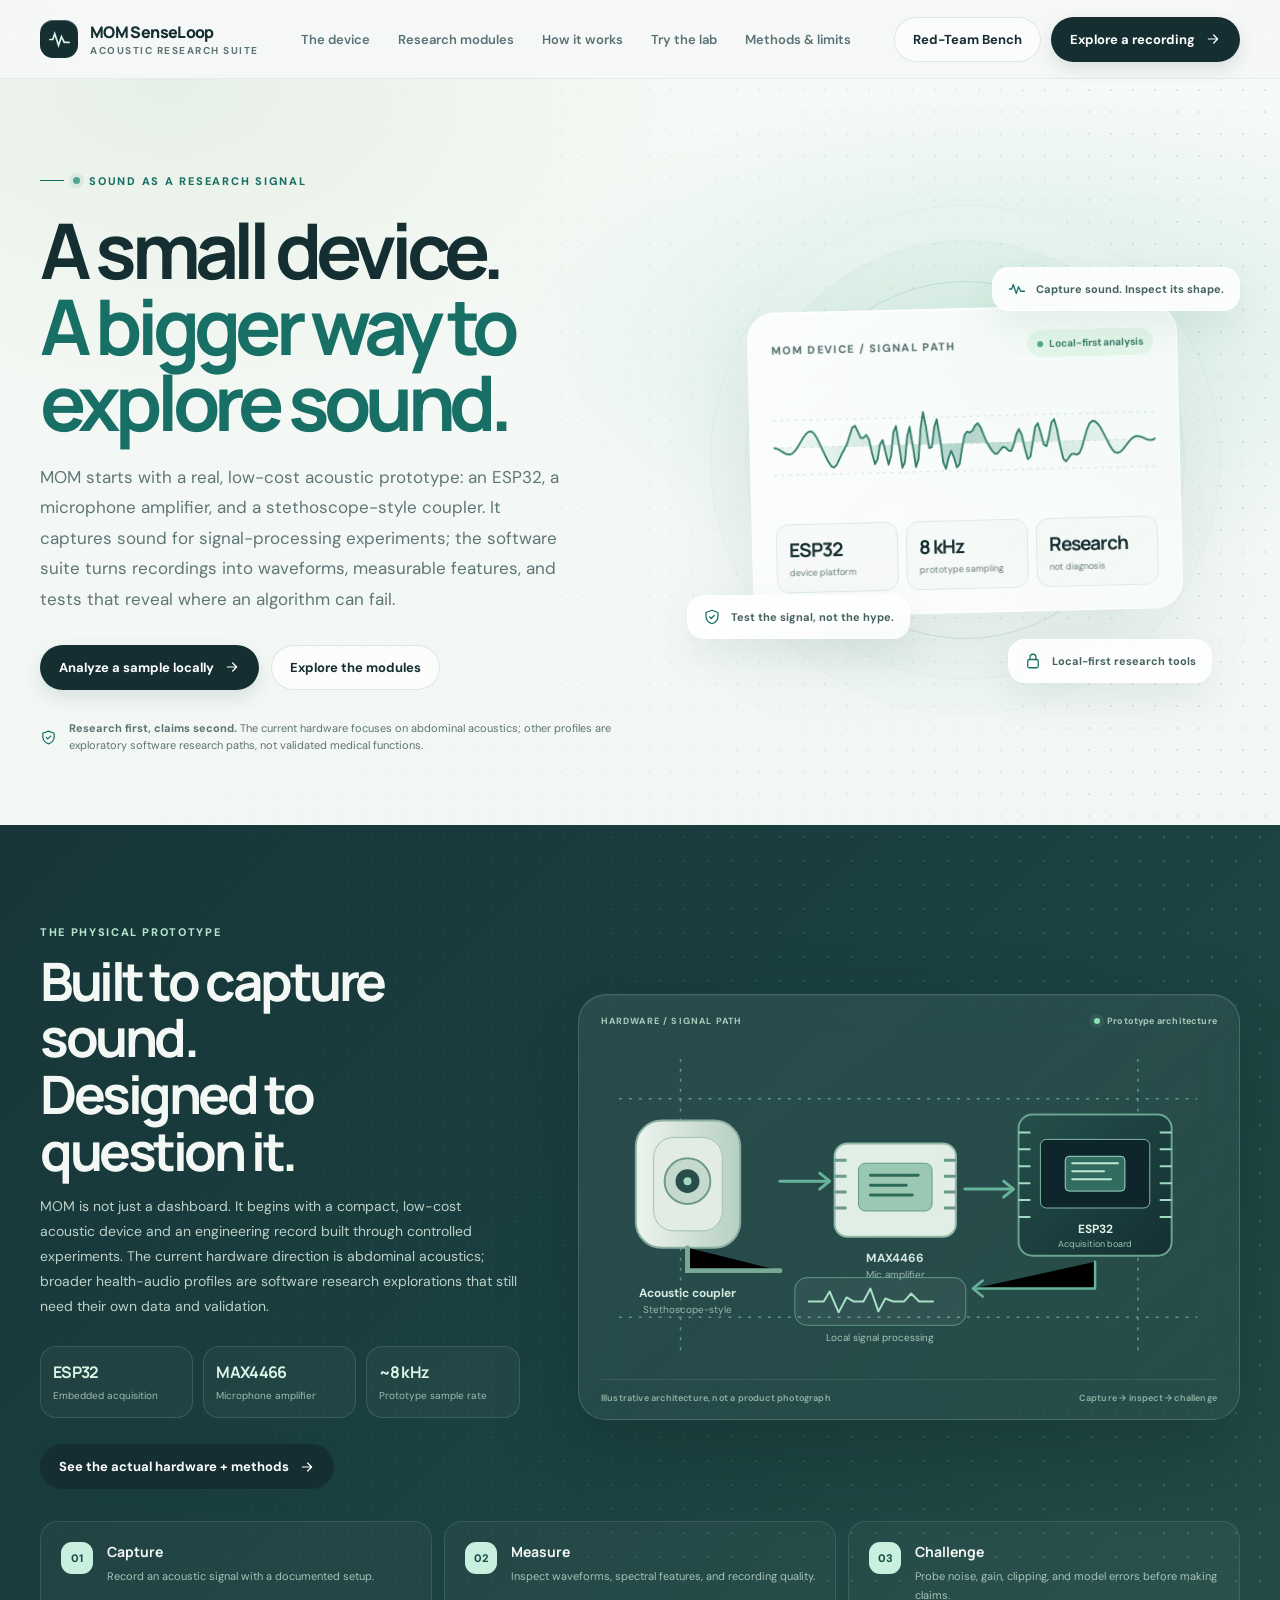
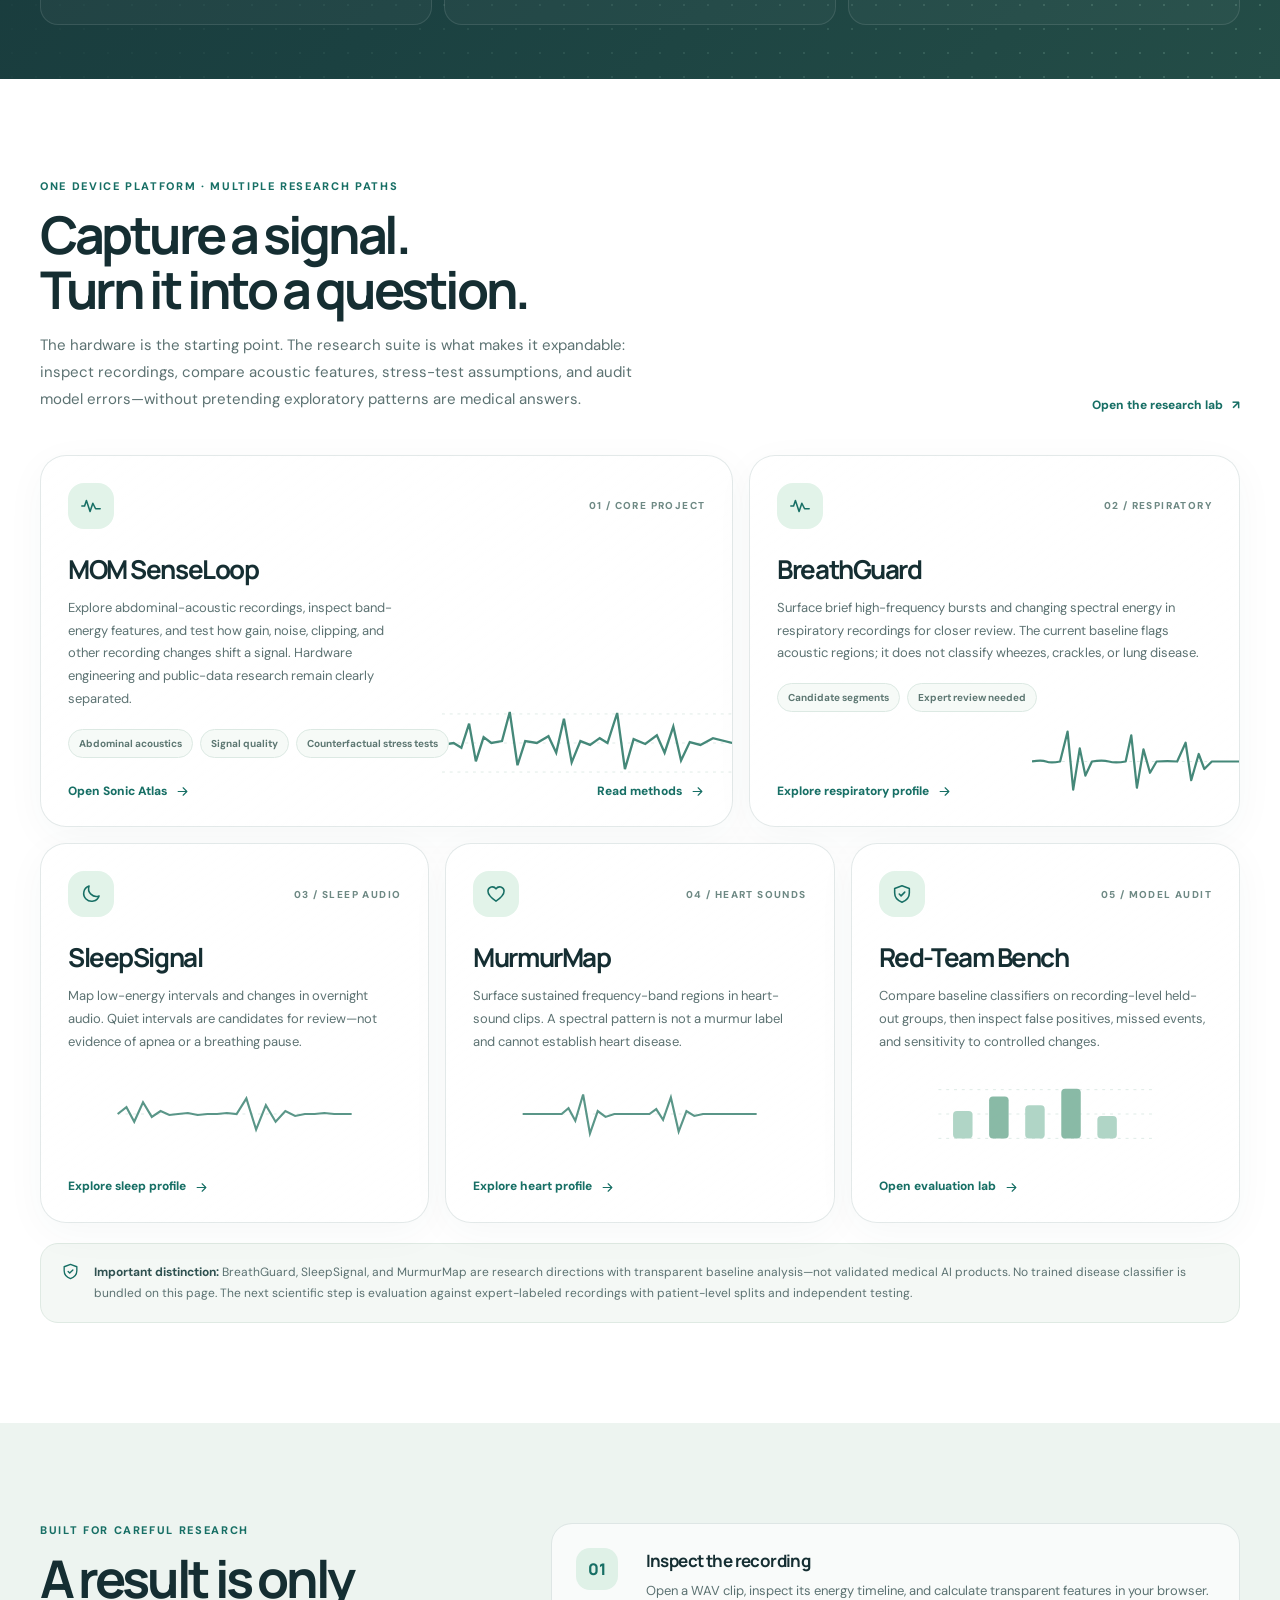
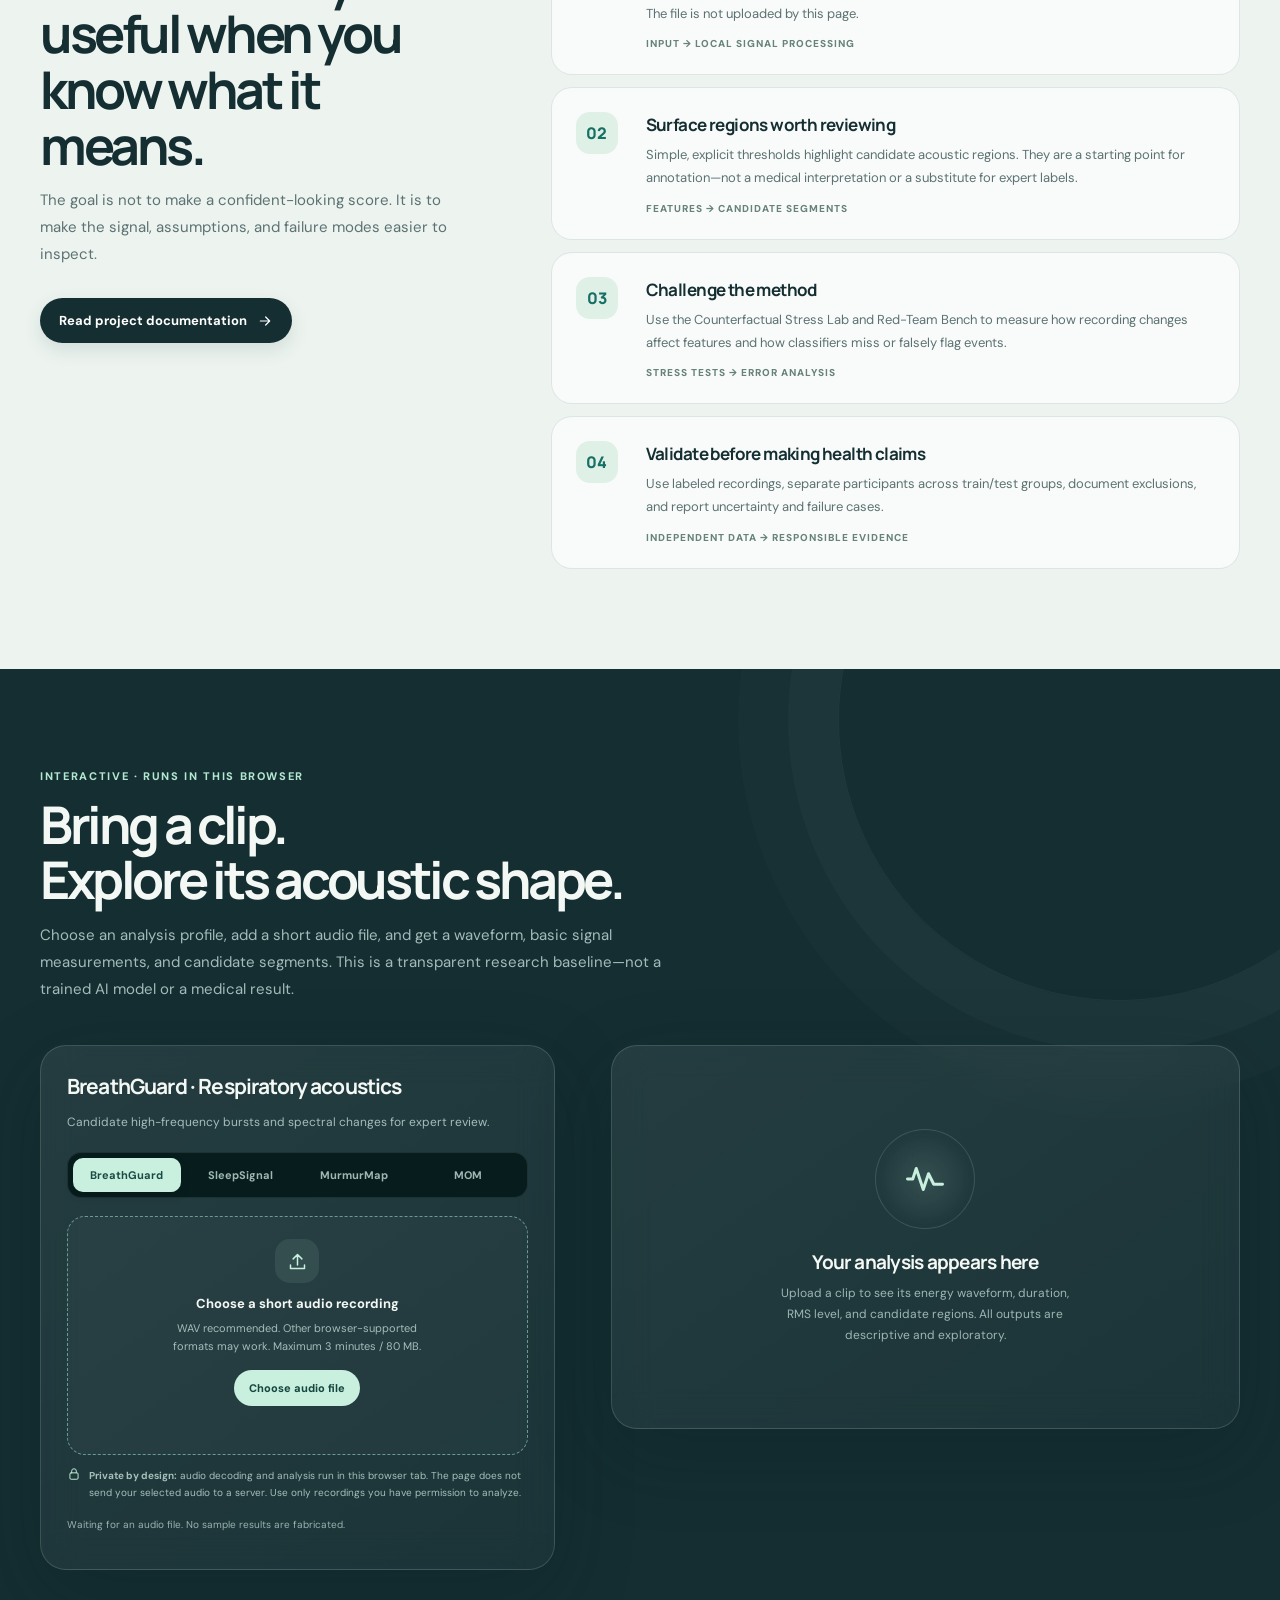
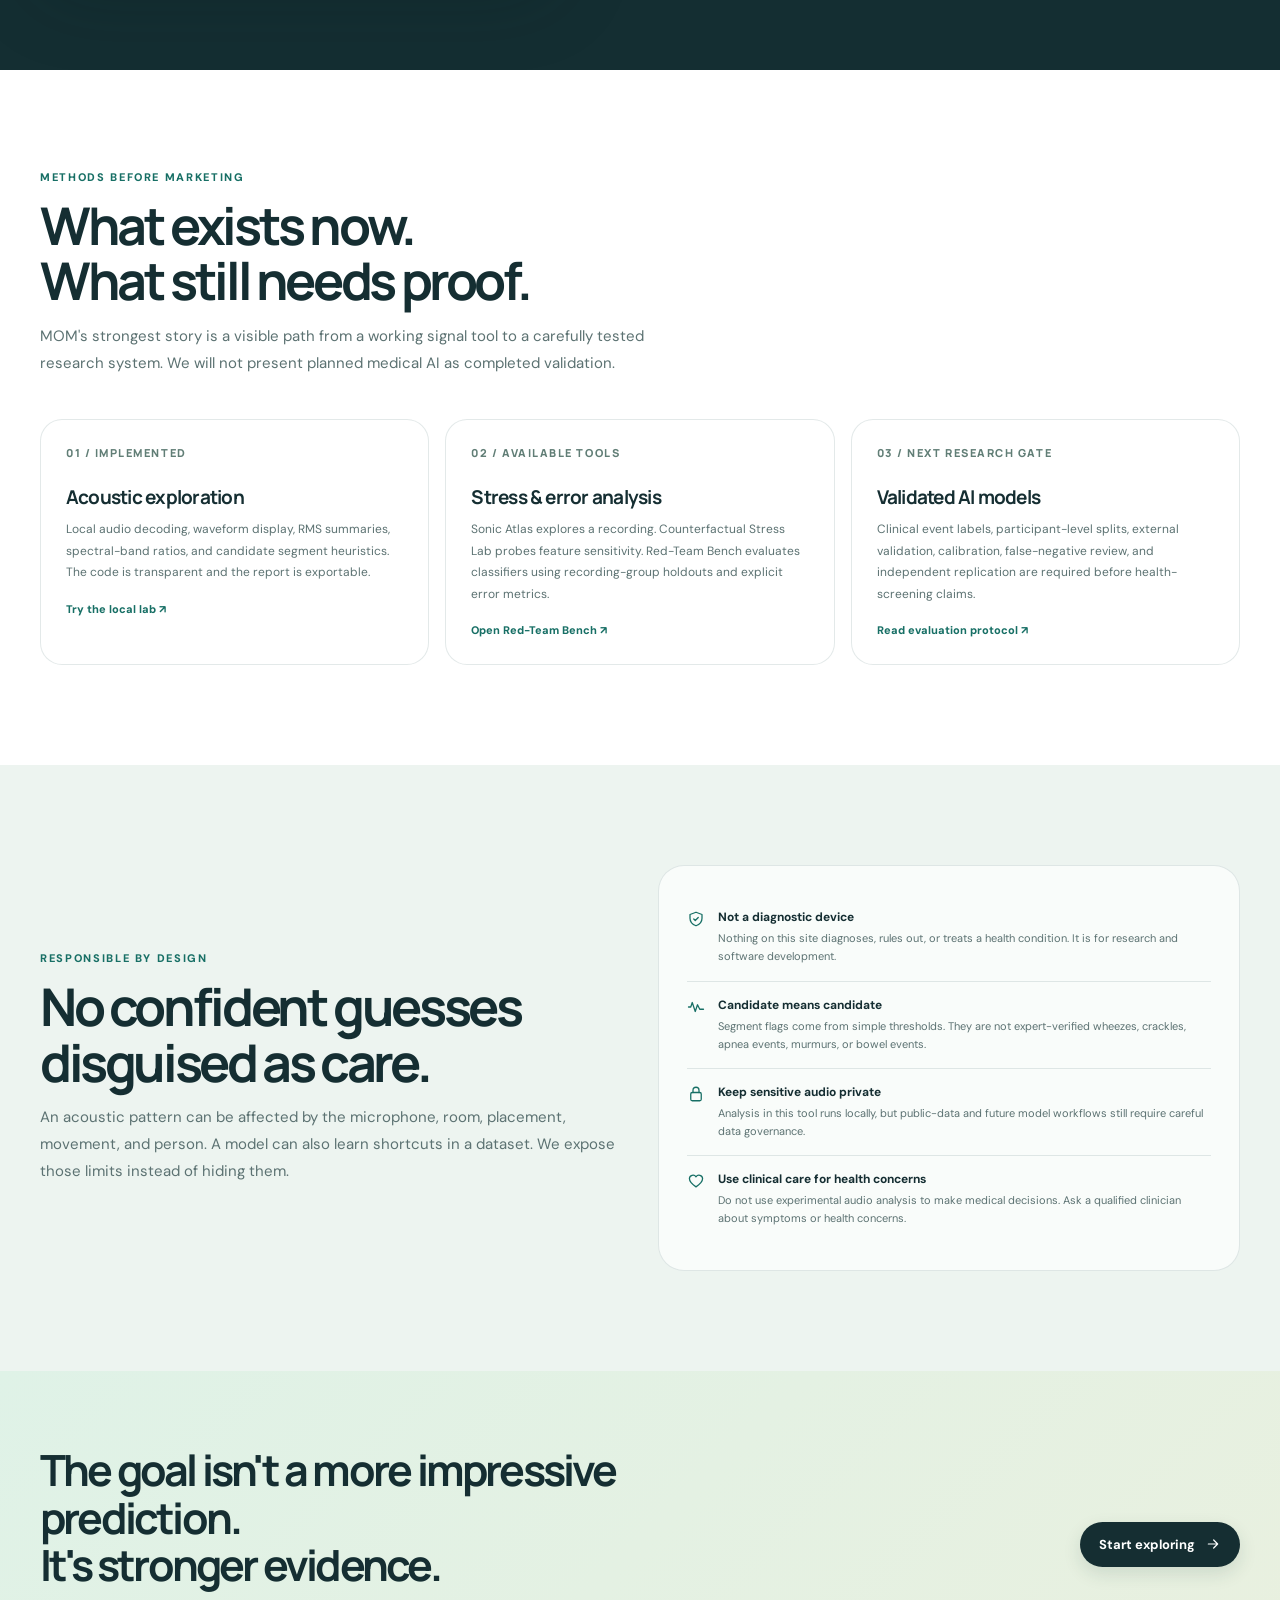
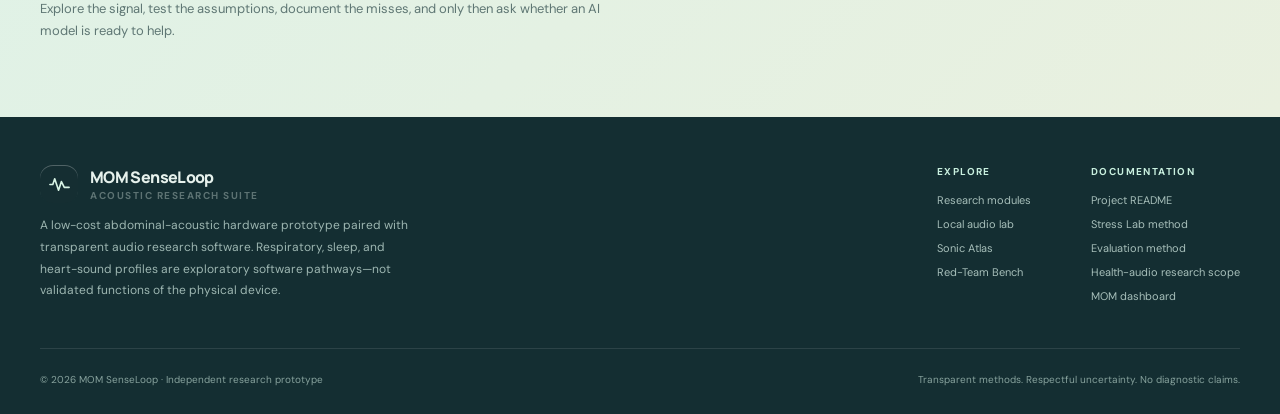
<file: index.html>
<!doctype html>
<html lang="en">
<head>
<meta charset="utf-8">
<meta name="viewport" content="width=device-width, initial-scale=1">
<meta name="theme-color" content="#f5f8f6">
<meta name="description" content="MOM SenseLoop is a low-cost acoustic hardware prototype and research software suite for recording, exploring, and stress-testing sound signals.">
<meta property="og:title" content="MOM SenseLoop — A small device. A bigger way to explore sound.">
<meta property="og:description" content="A research suite for acoustic signals, transparent analysis, and responsible AI evaluation. Not a diagnostic system.">
<title>MOM SenseLoop — Acoustic Health Research</title>
<link rel="preconnect" href="https://fonts.googleapis.com">
<link rel="preconnect" href="https://fonts.gstatic.com" crossorigin>
<link href="assets/mom-suite.css?v=20261028-2" rel="stylesheet">
</head>
<body>
<header class="site-header">
  <div class="wrap nav">
    <a class="brand" href="#" aria-label="MOM SenseLoop home"><span class="brand-mark"><svg viewBox="0 0 24 24" fill="none" stroke="currentColor" stroke-width="1.8" stroke-linecap="round"><path d="M2 12h3l2-6 4 12 3-9 3 6h5"/></svg></span><span>MOM SenseLoop<small>Acoustic research suite</small></span></a>
    <nav class="nav-links" aria-label="Main navigation"><a href="#device">The device</a><a href="#capabilities">Research modules</a><a href="#workflow">How it works</a><a href="#audio-lab">Try the lab</a><a href="#methods">Methods & limits</a></nav>
    <div class="nav-actions"><a class="btn btn-glass" href="red-team-bench.html">Red-Team Bench</a><a class="btn btn-dark" href="#audio-lab">Explore a recording <svg viewBox="0 0 24 24" fill="none" stroke="currentColor" stroke-width="1.8" stroke-linecap="round" stroke-linejoin="round" aria-hidden="true"><path d="M5 12h14M13 6l6 6-6 6"/></svg></a></div>
    <button class="menu-toggle" id="mobileToggle" aria-label="Open navigation menu" aria-expanded="false" aria-controls="mobileMenu"><svg viewBox="0 0 24 24" width="19" height="19" fill="none" stroke="currentColor" stroke-width="1.8" stroke-linecap="round"><path d="M4 7h16M4 12h16M4 17h16"/></svg></button>
  </div>
  <nav class="mobile-menu" id="mobileMenu" aria-label="Mobile navigation"><a href="#device">The device</a><a href="#capabilities">Research modules</a><a href="#workflow">How it works</a><a href="#audio-lab">Try the lab</a><a href="#methods">Methods & limits</a><a href="red-team-bench.html">Red-Team Bench</a><a href="dashboard.html">MOM dashboard</a></nav>
</header>
<main>
<section class="hero">
  <div class="wrap hero-grid">
    <div>
      <div class="eyebrow"><span class="live-dot"></span> Sound as a research signal</div>
      <h1>A small device.<br><span>A bigger way to explore sound.</span></h1>
      <p class="hero-copy">MOM starts with a real, low-cost acoustic prototype: an ESP32, a microphone amplifier, and a stethoscope-style coupler. It captures sound for signal-processing experiments; the software suite turns recordings into waveforms, measurable features, and tests that reveal where an algorithm can fail.</p>
      <div class="hero-actions"><a class="btn btn-dark" href="#audio-lab">Analyze a sample locally <svg viewBox="0 0 24 24" fill="none" stroke="currentColor" stroke-width="1.8" stroke-linecap="round" stroke-linejoin="round" aria-hidden="true"><path d="M5 12h14M13 6l6 6-6 6"/></svg></a><a class="btn btn-glass" href="#capabilities">Explore the modules</a></div>
      <div class="trust-line"><svg viewBox="0 0 24 24" fill="none" stroke="currentColor" stroke-width="1.7" stroke-linecap="round" stroke-linejoin="round" aria-hidden="true"><path d="M12 3 20 6v5c0 5-3.4 8.3-8 10-4.6-1.7-8-5-8-10V6z"/><path d="m9 12 2 2 4-4"/></svg><span><strong>Research first, claims second.</strong> The current hardware focuses on abdominal acoustics; other profiles are exploratory software research paths, not validated medical functions.</span></div>
    </div>
    <div class="hero-art" aria-label="Illustration of an acoustic waveform and research measurements">
      <div class="orbital"></div>
      <div class="signal-panel">
        <div class="signal-top"><span class="signal-label">MOM DEVICE / SIGNAL PATH</span><span class="signal-state">Local-first analysis</span></div>
        <svg class="wave-svg" viewBox="0 0 420 120" role="img" aria-label="Illustrative acoustic waveform, not a real patient recording">
          <defs><linearGradient id="waveFill" x1="0" x2="1"><stop stop-color="#9ed9bc" stop-opacity=".12"/><stop offset=".5" stop-color="#4d9b85" stop-opacity=".42"/><stop offset="1" stop-color="#9ed9bc" stop-opacity=".08"/></linearGradient></defs>
          <path d="M0 60H420M0 30H420M0 90H420" stroke="#cbded5" stroke-width="1" stroke-dasharray="3 5"/>
          <path d="M0.0 60.0 L3.0 60.5 L6.0 62.0 L9.0 64.0 L12.0 65.9 L15.0 67.2 L18.0 67.4 L21.0 66.0 L24.0 63.0 L27.0 58.7 L30.0 53.8 L33.0 49.0 L36.0 45.1 L39.0 42.8 L42.0 42.7 L45.0 45.3 L48.0 50.4 L51.0 57.0 L54.0 64.0 L57.0 70.7 L60.0 76.8 L63.0 81.5 L66.0 82.9 L69.0 80.0 L72.0 73.9 L75.0 67.7 L78.0 62.7 L81.0 56.7 L84.0 47.9 L87.0 39.3 L90.0 37.6 L93.0 44.0 L96.0 51.1 L99.0 51.2 L102.0 47.9 L105.0 52.8 L108.0 68.3 L111.0 80.3 L114.0 74.8 L117.0 58.6 L120.0 54.0 L123.0 68.3 L126.0 81.2 L129.0 70.7 L132.0 45.9 L135.0 39.0 L138.0 61.3 L141.0 85.0 L144.0 78.7 L147.0 51.0 L150.0 40.0 L153.0 61.2 L156.0 84.7 L159.0 75.8 L162.0 42.2 L165.0 24.3 L168.0 40.3 L171.0 64.1 L174.0 62.9 L177.0 41.4 L180.0 32.7 L183.0 52.6 L186.0 79.9 L189.0 87.3 L192.0 75.5 L195.0 67.6 L198.0 75.3 L201.0 86.0 L204.0 82.6 L207.0 65.9 L210.0 51.0 L213.0 46.9 L216.0 48.2 L219.0 46.1 L222.0 40.5 L225.0 38.0 L228.0 42.3 L231.0 50.5 L234.0 58.1 L237.0 63.9 L240.0 68.7 L243.0 72.1 L246.0 71.8 L249.0 68.2 L252.0 64.9 L255.0 65.6 L258.0 69.0 L261.0 69.4 L264.0 62.5 L267.0 51.5 L270.0 45.5 L273.0 51.6 L276.0 66.8 L279.0 78.8 L282.0 76.3 L285.0 60.3 L288.0 43.6 L291.0 39.7 L294.0 50.1 L297.0 63.2 L300.0 65.2 L303.0 53.6 L306.0 39.2 L309.0 35.5 L312.0 46.7 L315.0 65.2 L318.0 79.0 L321.0 82.4 L324.0 78.7 L327.0 74.7 L330.0 74.2 L333.0 75.3 L336.0 73.6 L339.0 67.0 L342.0 57.0 L345.0 47.4 L348.0 41.0 L351.0 38.5 L354.0 39.1 L357.0 41.9 L360.0 46.3 L363.0 52.1 L366.0 58.6 L369.0 65.0 L372.0 70.2 L375.0 73.5 L378.0 74.5 L381.0 73.4 L384.0 70.6 L387.0 66.9 L390.0 63.1 L393.0 59.7 L396.0 57.4 L399.0 56.3 L402.0 56.5 L405.0 57.6 L408.0 59.1 L411.0 60.5 L414.0 61.2 L417.0 60.8 L420.0 59.3" fill="url(#waveFill)" stroke="#317c6b" stroke-width="2" stroke-linecap="round" stroke-linejoin="round"/>
        </svg>
        <div class="signal-meta"><div class="signal-stat"><strong>ESP32</strong><span>device platform</span></div><div class="signal-stat"><strong>8 kHz</strong><span>prototype sampling</span></div><div class="signal-stat"><strong>Research</strong><span>not diagnosis</span></div></div>
      </div>
      <div class="float-chip chip-one"><svg viewBox="0 0 24 24" fill="none" stroke="currentColor" stroke-width="1.7" stroke-linecap="round" stroke-linejoin="round" aria-hidden="true"><path d="M2 12h3l2-6 4 12 3-9 3 6h5"/></svg><span>Capture sound. Inspect its shape.</span></div>
      <div class="float-chip chip-two"><svg viewBox="0 0 24 24" fill="none" stroke="currentColor" stroke-width="1.7" stroke-linecap="round" stroke-linejoin="round" aria-hidden="true"><path d="M12 3 20 6v5c0 5-3.4 8.3-8 10-4.6-1.7-8-5-8-10V6z"/><path d="m9 12 2 2 4-4"/></svg><span>Test the signal, not the hype.</span></div>
      <div class="float-chip chip-three"><svg viewBox="0 0 24 24" fill="none" stroke="currentColor" stroke-width="1.7" stroke-linecap="round" stroke-linejoin="round" aria-hidden="true"><rect x="5" y="10" width="14" height="11" rx="2"/><path d="M8 10V7a4 4 0 0 1 8 0v3"/></svg><span>Local-first research tools</span></div>
    </div>
  </div>
</section>

<section class="device-story" id="device">
  <div class="wrap device-story-grid">
    <div class="device-copy">
      <div class="section-kicker">The physical prototype</div>
      <h2 class="section-title">Built to capture sound.<br>Designed to question it.</h2>
      <p class="section-copy">MOM is not just a dashboard. It begins with a compact, low-cost acoustic device and an engineering record built through controlled experiments. The current hardware direction is abdominal acoustics; broader health-audio profiles are software research explorations that still need their own data and validation.</p>
      <div class="device-facts">
        <div><strong>ESP32</strong><span>Embedded acquisition</span></div>
        <div><strong>MAX4466</strong><span>Microphone amplifier</span></div>
        <div><strong>~8 kHz</strong><span>Prototype sample rate</span></div>
      </div>
      <a class="btn btn-dark" href="README.md">See the actual hardware + methods <svg viewBox="0 0 24 24" fill="none" stroke="currentColor" stroke-width="1.8" stroke-linecap="round" stroke-linejoin="round" aria-hidden="true"><path d="M5 12h14M13 6l6 6-6 6"/></svg></a>
    </div>
    <div class="device-plate">
      <div class="device-plate-head"><span>HARDWARE / SIGNAL PATH</span><span class="device-live"><i></i> Prototype architecture</span></div>
      <svg class="device-diagram" viewBox="0 0 620 340" role="img" aria-label="Schematic illustration of an acoustic coupler, microphone amplifier, ESP32 board, and a waveform signal path">
        <defs><linearGradient id="boardFill" x1="0" x2="1" y1="0" y2="1"><stop stop-color="#244f4b"/><stop offset="1" stop-color="#142f33"/></linearGradient><linearGradient id="metalFill" x1="0" x2="1"><stop stop-color="#edf4ef"/><stop offset="1" stop-color="#b6cfc3"/></linearGradient></defs>
        <g fill="none" stroke="#9bcbbb" stroke-opacity=".55" stroke-width="1.5"><path d="M18 60H600M18 280H600M80 20V320M540 20V320" stroke-dasharray="3 7"/></g>
        <g transform="translate(35 82)">
          <rect x="0" y="0" width="105" height="128" rx="26" fill="url(#metalFill)" stroke="#8cae9f" stroke-width="2"/>
          <rect x="18" y="17" width="69" height="94" rx="20" fill="#e2ece5" stroke="#a4c0b2"/>
          <circle cx="52" cy="61" r="23" fill="#c6d9ce" stroke="#6f9b8a" stroke-width="2"/>
          <circle cx="52" cy="61" r="12" fill="#294d4b"/><circle cx="52" cy="61" r="4" fill="#9edbc0"/>
          <path d="M52 128V151H145" stroke="#78a995" stroke-width="5" stroke-linecap="round"/>
          <text x="52" y="178" fill="#d5e9df" text-anchor="middle" font-size="12" font-weight="700">Acoustic coupler</text>
          <text x="52" y="194" fill="#9bb8ad" text-anchor="middle" font-size="10">Stethoscope-style</text>
        </g>
        <path d="M180 143H229" stroke="#65b49a" stroke-width="3" stroke-linecap="round"/><path d="M220 135l10 8-10 8" fill="none" stroke="#65b49a" stroke-width="3" stroke-linecap="round" stroke-linejoin="round"/>
        <g transform="translate(235 105)">
          <rect x="0" y="0" width="122" height="94" rx="13" fill="#e1eee6" stroke="#8fb8a6" stroke-width="2"/>
          <rect x="24" y="20" width="74" height="48" rx="7" fill="#9bc8b2" stroke="#679b86"/>
          <path d="M36 32h48M36 42h36M36 52h42" stroke="#2d6b5a" stroke-width="3" stroke-linecap="round"/>
          <path d="M12 17H0M12 33H0M12 49H0M12 65H0M110 17h12M110 33h12M110 49h12M110 65h12" stroke="#6b9c88" stroke-width="3"/>
          <text x="61" y="119" fill="#d5e9df" text-anchor="middle" font-size="12" font-weight="700">MAX4466</text>
          <text x="61" y="135" fill="#9bb8ad" text-anchor="middle" font-size="10">Mic amplifier</text>
        </g>
        <path d="M366 151H414" stroke="#65b49a" stroke-width="3" stroke-linecap="round"/><path d="M405 143l10 8-10 8" fill="none" stroke="#65b49a" stroke-width="3" stroke-linecap="round" stroke-linejoin="round"/>
        <g transform="translate(420 76)">
          <rect x="0" y="0" width="154" height="142" rx="14" fill="url(#boardFill)" stroke="#69a58f" stroke-width="2"/>
          <rect x="22" y="25" width="110" height="69" rx="6" fill="#0e262b" stroke="#80b7a0"/>
          <rect x="47" y="42" width="60" height="35" rx="4" fill="#326b60" stroke="#9edbc0"/>
          <path d="M54 49h46M54 57h32M54 65h39" stroke="#bde8d1" stroke-width="2" stroke-linecap="round"/>
          <g stroke="#9edbc0" stroke-width="2"><path d="M12 18H0M12 35H0M12 52H0M12 69H0M12 86H0M12 103H0M142 18h12M142 35h12M142 52h12M142 69h12M142 86h12M142 103h12"/></g>
          <text x="77" y="119" fill="#e0f3e8" text-anchor="middle" font-size="12" font-weight="700">ESP32</text>
          <text x="77" y="133" fill="#9bc6b5" text-anchor="middle" font-size="9">Acquisition board</text>
        </g>
        <path d="M497 224V251H375" stroke="#65b49a" stroke-width="2.5" stroke-linecap="round" stroke-linejoin="round"/><path d="M384 243l-10 8 10 8" fill="none" stroke="#65b49a" stroke-width="2.5" stroke-linecap="round" stroke-linejoin="round"/>
        <g transform="translate(195 240)">
          <rect x="0" y="0" width="172" height="48" rx="12" fill="#ffffff0c" stroke="#6ba892" stroke-opacity=".8"/>
          <path d="M14 24h15l6-10 9 21 8-15 7 4h10l7-13 8 23 7-13 8 3h11l7-8 8 8h14" fill="none" stroke="#a6e0c4" stroke-width="2" stroke-linecap="round" stroke-linejoin="round"/>
          <text x="86" y="64" fill="#a5c6b7" text-anchor="middle" font-size="10">Local signal processing</text>
        </g>
      </svg>
      <div class="device-plate-foot"><span>Illustrative architecture, not a product photograph</span><span>Capture → inspect → challenge</span></div>
    </div>
  </div>
  <div class="wrap research-loop">
    <div class="loop-step"><span>01</span><div><strong>Capture</strong><p>Record an acoustic signal with a documented setup.</p></div></div>
    <div class="loop-step"><span>02</span><div><strong>Measure</strong><p>Inspect waveforms, spectral features, and recording quality.</p></div></div>
    <div class="loop-step"><span>03</span><div><strong>Challenge</strong><p>Probe noise, gain, clipping, and model errors before making claims.</p></div></div>
  </div>
</section>

<section class="section section-white" id="capabilities">
  <div class="wrap">
    <div class="section-head"><div class="intro"><div class="section-kicker">One device platform · Multiple research paths</div><h2 class="section-title">Capture a signal.<br>Turn it into a question.</h2><p class="section-copy">The hardware is the starting point. The research suite is what makes it expandable: inspect recordings, compare acoustic features, stress-test assumptions, and audit model errors—without pretending exploratory patterns are medical answers.</p></div><a class="small-link" href="#audio-lab">Open the research lab <span>↗</span></a></div>
    <div class="capability-grid">
      <article class="cap-card wide">
        <div class="cap-top"><div class="cap-icon"><svg viewBox="0 0 24 24" fill="none" stroke="currentColor" stroke-width="1.7" stroke-linecap="round" stroke-linejoin="round" aria-hidden="true"><path d="M2 12h3l2-6 4 12 3-9 3 6h5"/></svg></div><span class="cap-index">01 / CORE PROJECT</span></div>
        <h3>MOM SenseLoop</h3><p>Explore abdominal-acoustic recordings, inspect band-energy features, and test how gain, noise, clipping, and other recording changes shift a signal. Hardware engineering and public-data research remain clearly separated.</p>
        <div class="cap-tags"><span class="tag">Abdominal acoustics</span><span class="tag">Signal quality</span><span class="tag">Counterfactual stress tests</span></div>
        <div class="cap-visual" aria-hidden="true"><svg viewBox="0 0 300 120" fill="none"><path d="M0 60H300M0 30H300M0 90H300" stroke="#8ab7a7" stroke-opacity=".3" stroke-dasharray="3 5"/><path d="M0 62L12 60 20 65 28 40 35 79 43 54 51 60 62 58 70 28 78 83 86 58 98 60 110 53 118 70 126 35 134 80 143 58 153 62 163 55 171 60 181 29 189 87 198 56 210 61 222 52 230 70 239 43 247 78 256 59 267 62 280 55 300 60" stroke="#317c6b" stroke-width="2.4" stroke-linecap="round"/></svg></div>
        <div class="cap-bottom"><a class="cap-cta" href="sonic-atlas.html">Open Sonic Atlas <svg viewBox="0 0 24 24" fill="none" stroke="currentColor" stroke-width="1.8" stroke-linecap="round" stroke-linejoin="round" aria-hidden="true"><path d="M5 12h14M13 6l6 6-6 6"/></svg></a><a class="cap-cta" href="COUNTERFACTUAL_STRESS_LAB.md">Read methods <svg viewBox="0 0 24 24" fill="none" stroke="currentColor" stroke-width="1.8" stroke-linecap="round" stroke-linejoin="round" aria-hidden="true"><path d="M5 12h14M13 6l6 6-6 6"/></svg></a></div>
      </article>
      <article class="cap-card narrow">
        <div class="cap-top"><div class="cap-icon"><svg viewBox="0 0 24 24" fill="none" stroke="currentColor" stroke-width="1.7" stroke-linecap="round" stroke-linejoin="round" aria-hidden="true"><path d="M2 12h3l2-6 4 12 3-9 3 6h5"/></svg></div><span class="cap-index">02 / RESPIRATORY</span></div>
        <h3>BreathGuard</h3><p>Surface brief high-frequency bursts and changing spectral energy in respiratory recordings for closer review. The current baseline flags acoustic regions; it does not classify wheezes, crackles, or lung disease.</p>
        <div class="cap-tags"><span class="tag">Candidate segments</span><span class="tag">Expert review needed</span></div>
        <div class="cap-visual" aria-hidden="true"><svg viewBox="0 0 240 100" fill="none"><path d="M0 50H240" stroke="#8ab7a7" stroke-opacity=".35" stroke-dasharray="3 5"/><path d="M0 50Q10 48 15 50T30 50L38 18 44 80 51 36 57 65 64 50Q75 48 82 50T100 50L106 22 112 78 119 37 126 62 133 50Q145 49 155 50L164 30 170 70 178 42 184 58 192 50H240" stroke="#317c6b" stroke-width="2.4" stroke-linejoin="round"/></svg></div>
        <div class="cap-bottom"><button class="cap-cta mode-link" data-open-mode="breath">Explore respiratory profile <svg viewBox="0 0 24 24" fill="none" stroke="currentColor" stroke-width="1.8" stroke-linecap="round" stroke-linejoin="round" aria-hidden="true"><path d="M5 12h14M13 6l6 6-6 6"/></svg></button></div>
      </article>
      <article class="cap-card third">
        <div class="cap-top"><div class="cap-icon"><svg viewBox="0 0 24 24" fill="none" stroke="currentColor" stroke-width="1.7" stroke-linecap="round" stroke-linejoin="round" aria-hidden="true"><path d="M20.8 14.1A8.5 8.5 0 0 1 9.9 3.2 8.6 8.6 0 1 0 20.8 14.1Z"/></svg></div><span class="cap-index">03 / SLEEP AUDIO</span></div>
        <h3>SleepSignal</h3><p>Map low-energy intervals and changes in overnight audio. Quiet intervals are candidates for review—not evidence of apnea or a breathing pause.</p>
        <div class="cap-visual" aria-hidden="true"><svg viewBox="0 0 240 80" fill="none"><path d="M0 40H240" stroke="#8ab7a7" stroke-opacity=".35" stroke-dasharray="3 5"/><path d="M0 40L9 33 17 48 26 28 35 43 44 37 53 41 62 40 72 39 82 41 92 40 102 40 112 39 122 40 132 24 142 56 152 31 162 48 172 37 182 42 192 40 202 40 212 39 222 40 240 40" stroke="#317c6b" stroke-width="2.2"/></svg></div>
        <div class="cap-bottom"><button class="cap-cta mode-link" data-open-mode="sleep">Explore sleep profile <svg viewBox="0 0 24 24" fill="none" stroke="currentColor" stroke-width="1.8" stroke-linecap="round" stroke-linejoin="round" aria-hidden="true"><path d="M5 12h14M13 6l6 6-6 6"/></svg></button></div>
      </article>
      <article class="cap-card third">
        <div class="cap-top"><div class="cap-icon"><svg viewBox="0 0 24 24" fill="none" stroke="currentColor" stroke-width="1.7" stroke-linecap="round" stroke-linejoin="round" aria-hidden="true"><path d="M20.8 8.8c0 5.2-8.8 11-8.8 11s-8.8-5.8-8.8-11a4.8 4.8 0 0 1 8.8-2.4 4.8 4.8 0 0 1 8.8 2.4Z"/></svg></div><span class="cap-index">04 / HEART SOUNDS</span></div>
        <h3>MurmurMap</h3><p>Surface sustained frequency-band regions in heart-sound clips. A spectral pattern is not a murmur label and cannot establish heart disease.</p>
        <div class="cap-visual" aria-hidden="true"><svg viewBox="0 0 240 80" fill="none"><path d="M0 40H240" stroke="#8ab7a7" stroke-opacity=".35" stroke-dasharray="3 5"/><path d="M0 40H40L47 34 54 47 62 20 69 60 77 37 85 43 94 40H130L137 35 144 46 152 23 160 58 168 37 176 42 185 40H240" stroke="#317c6b" stroke-width="2.2"/></svg></div>
        <div class="cap-bottom"><button class="cap-cta mode-link" data-open-mode="heart">Explore heart profile <svg viewBox="0 0 24 24" fill="none" stroke="currentColor" stroke-width="1.8" stroke-linecap="round" stroke-linejoin="round" aria-hidden="true"><path d="M5 12h14M13 6l6 6-6 6"/></svg></button></div>
      </article>
      <article class="cap-card third">
        <div class="cap-top"><div class="cap-icon"><svg viewBox="0 0 24 24" fill="none" stroke="currentColor" stroke-width="1.7" stroke-linecap="round" stroke-linejoin="round" aria-hidden="true"><path d="M12 3 20 6v5c0 5-3.4 8.3-8 10-4.6-1.7-8-5-8-10V6z"/><path d="m9 12 2 2 4-4"/></svg></div><span class="cap-index">05 / MODEL AUDIT</span></div>
        <h3>Red-Team Bench</h3><p>Compare baseline classifiers on recording-level held-out groups, then inspect false positives, missed events, and sensitivity to controlled changes.</p>
        <div class="cap-visual" aria-hidden="true"><svg viewBox="0 0 240 80" fill="none"><path d="M10 65H230M10 40H230M10 15H230" stroke="#8ab7a7" stroke-opacity=".35" stroke-dasharray="3 5"/><rect x="25" y="37" width="20" height="28" rx="4" fill="#9dcbb9"/><rect x="62" y="22" width="20" height="43" rx="4" fill="#6ca991"/><rect x="99" y="31" width="20" height="34" rx="4" fill="#9dcbb9"/><rect x="136" y="14" width="20" height="51" rx="4" fill="#6ca991"/><rect x="173" y="42" width="20" height="23" rx="4" fill="#9dcbb9"/></svg></div>
        <div class="cap-bottom"><a class="cap-cta" href="red-team-bench.html">Open evaluation lab <svg viewBox="0 0 24 24" fill="none" stroke="currentColor" stroke-width="1.8" stroke-linecap="round" stroke-linejoin="round" aria-hidden="true"><path d="M5 12h14M13 6l6 6-6 6"/></svg></a></div>
      </article>
    </div>
    <div class="research-note"><svg viewBox="0 0 24 24" fill="none" stroke="currentColor" stroke-width="1.7" stroke-linecap="round" stroke-linejoin="round" aria-hidden="true"><path d="M12 3 20 6v5c0 5-3.4 8.3-8 10-4.6-1.7-8-5-8-10V6z"/><path d="m9 12 2 2 4-4"/></svg><span><strong>Important distinction:</strong> BreathGuard, SleepSignal, and MurmurMap are research directions with transparent baseline analysis—not validated medical AI products. No trained disease classifier is bundled on this page. The next scientific step is evaluation against expert-labeled recordings with patient-level splits and independent testing.</span></div>
  </div>
</section>
<section class="section section-soft" id="workflow">
  <div class="wrap workflow">
    <div class="workflow-left"><div class="section-kicker">Built for careful research</div><h2 class="section-title">A result is only useful when you know what it means.</h2><p class="section-copy">The goal is not to make a confident-looking score. It is to make the signal, assumptions, and failure modes easier to inspect.</p><div class="hero-actions"><a class="btn btn-dark" href="README.md">Read project documentation <svg viewBox="0 0 24 24" fill="none" stroke="currentColor" stroke-width="1.8" stroke-linecap="round" stroke-linejoin="round" aria-hidden="true"><path d="M5 12h14M13 6l6 6-6 6"/></svg></a></div></div>
    <div class="workflow-list">
      <article class="workflow-step"><div class="step-number">01</div><div><h3>Inspect the recording</h3><p>Open a WAV clip, inspect its energy timeline, and calculate transparent features in your browser. The file is not uploaded by this page.</p><span class="step-meta">Input → local signal processing</span></div></article>
      <article class="workflow-step"><div class="step-number">02</div><div><h3>Surface regions worth reviewing</h3><p>Simple, explicit thresholds highlight candidate acoustic regions. They are a starting point for annotation—not a medical interpretation or a substitute for expert labels.</p><span class="step-meta">Features → candidate segments</span></div></article>
      <article class="workflow-step"><div class="step-number">03</div><div><h3>Challenge the method</h3><p>Use the Counterfactual Stress Lab and Red-Team Bench to measure how recording changes affect features and how classifiers miss or falsely flag events.</p><span class="step-meta">Stress tests → error analysis</span></div></article>
      <article class="workflow-step"><div class="step-number">04</div><div><h3>Validate before making health claims</h3><p>Use labeled recordings, separate participants across train/test groups, document exclusions, and report uncertainty and failure cases.</p><span class="step-meta">Independent data → responsible evidence</span></div></article>
    </div>
  </div>
</section>
<section class="section lab" id="audio-lab">
  <div class="wrap">
    <div class="section-head"><div class="intro"><div class="section-kicker">Interactive · Runs in this browser</div><h2 class="section-title">Bring a clip.<br>Explore its acoustic shape.</h2><p class="section-copy">Choose an analysis profile, add a short audio file, and get a waveform, basic signal measurements, and candidate segments. This is a transparent research baseline—not a trained AI model or a medical result.</p></div></div>
    <div class="lab-grid">
      <div class="lab-panel">
        <h3 id="profileTitle">BreathGuard · Respiratory acoustics</h3><p class="sub" id="profileDesc">Candidate high-frequency bursts and spectral changes for expert review.</p>
        <div class="mode-switch" role="group" aria-label="Choose an acoustic research profile"><button type="button" data-mode="breath" aria-pressed="true">BreathGuard</button><button type="button" data-mode="sleep" aria-pressed="false">SleepSignal</button><button type="button" data-mode="heart" aria-pressed="false">MurmurMap</button><button type="button" data-mode="abdomen" aria-pressed="false">MOM</button></div>
        <div class="upload-zone" id="uploadZone"><div class="upload-icon"><svg viewBox="0 0 24 24" fill="none" stroke="currentColor" stroke-width="1.7" stroke-linecap="round" stroke-linejoin="round" aria-hidden="true"><path d="M12 16V4m-5 5 5-5 5 5"/><path d="M4 16v4h16v-4"/></svg></div><strong>Choose a short audio recording</strong><p>WAV recommended. Other browser-supported formats may work. Maximum 3 minutes / 80 MB.</p><label for="audioFile">Choose audio file</label><input id="audioFile" type="file" accept="audio/*,.wav,.mp3,.m4a,.ogg,.webm"><div id="reportError" class="report-error" role="status" aria-live="polite"></div></div>
        <div class="local-note"><svg viewBox="0 0 24 24" fill="none" stroke="currentColor" stroke-width="1.7" stroke-linecap="round" stroke-linejoin="round" aria-hidden="true"><rect x="5" y="10" width="14" height="11" rx="2"/><path d="M8 10V7a4 4 0 0 1 8 0v3"/></svg><span><strong>Private by design:</strong> audio decoding and analysis run in this browser tab. The page does not send your selected audio to a server. Use only recordings you have permission to analyze.</span></div>
        <p class="report-foot" id="statusMessage" role="status" aria-live="polite">Waiting for an audio file. No sample results are fabricated.</p>
      </div>
      <div class="lab-panel lab-report">
        <div id="reportEmpty" class="report-empty"><div class="report-empty-inner"><div class="report-orb"><svg viewBox="0 0 24 24" fill="none" stroke="currentColor" stroke-width="1.7" stroke-linecap="round" stroke-linejoin="round" aria-hidden="true"><path d="M2 12h3l2-6 4 12 3-9 3 6h5"/></svg></div><h4>Your analysis appears here</h4><p>Upload a clip to see its energy waveform, duration, RMS level, and candidate regions. All outputs are descriptive and exploratory.</p></div></div>
        <div id="reportLoading" class="report-empty hidden"><div class="report-empty-inner"><div class="report-orb"><svg viewBox="0 0 24 24" fill="none" stroke="currentColor" stroke-width="1.7" stroke-linecap="round" stroke-linejoin="round" aria-hidden="true"><path d="M2 12h3l2-6 4 12 3-9 3 6h5"/></svg></div><h4>Inspecting the signal…</h4><p>Decoding and analyzing your audio locally.</p></div></div>
        <div id="reportLive" class="report-live">
          <div class="report-top"><div><h4 id="reportTitle">Exploratory signal report</h4><p id="reportSummary">Signal features and candidate segments</p></div><span class="report-badge" id="reportBadge">Baseline</span></div>
          <div class="wave-box"><canvas id="audioWave" aria-label="Audio energy waveform"></canvas><div class="wave-axis"><span>Start</span><span>Relative energy</span><span>End</span></div></div>
          <div class="report-metrics"><div class="report-metric"><strong id="reportDuration">—</strong><span>Clip duration</span></div><div class="report-metric"><strong id="reportRms">—</strong><span>Global RMS level</span></div><div class="report-metric"><strong id="reportSegments">—</strong><span>Candidate segments</span></div></div>
          <div class="segment-list"><div class="report-top"><div><h4 id="segmentTitle">Candidate segments</h4><p>Relative regions for review, not diagnoses</p></div><button type="button" id="downloadReport" class="btn btn-mint hidden"><svg viewBox="0 0 24 24" fill="none" stroke="currentColor" stroke-width="1.7" stroke-linecap="round" stroke-linejoin="round" aria-hidden="true"><path d="M12 3v12m-5-5 5 5 5-5"/><path d="M4 17v4h16v-4"/></svg> Export JSON</button></div><div id="segmentList"></div></div>
          <p class="report-foot" id="reportMethod"></p>
        </div>
      </div>
    </div>
  </div>
</section>
<section class="section section-white" id="methods">
  <div class="wrap">
    <div class="section-head"><div class="intro"><div class="section-kicker">Methods before marketing</div><h2 class="section-title">What exists now.<br>What still needs proof.</h2><p class="section-copy">MOM's strongest story is a visible path from a working signal tool to a carefully tested research system. We will not present planned medical AI as completed validation.</p></div></div>
    <div class="method-grid">
      <article class="method-card"><div class="num">01 / IMPLEMENTED</div><h3>Acoustic exploration</h3><p>Local audio decoding, waveform display, RMS summaries, spectral-band ratios, and candidate segment heuristics. The code is transparent and the report is exportable.</p><a href="#audio-lab">Try the local lab ↗</a></article>
      <article class="method-card"><div class="num">02 / AVAILABLE TOOLS</div><h3>Stress & error analysis</h3><p>Sonic Atlas explores a recording. Counterfactual Stress Lab probes feature sensitivity. Red-Team Bench evaluates classifiers using recording-group holdouts and explicit error metrics.</p><a href="red-team-bench.html">Open Red-Team Bench ↗</a></article>
      <article class="method-card"><div class="num">03 / NEXT RESEARCH GATE</div><h3>Validated AI models</h3><p>Clinical event labels, participant-level splits, external validation, calibration, false-negative review, and independent replication are required before health-screening claims.</p><a href="MOM_REDTEAM_BENCH.md">Read evaluation protocol ↗</a></article>
    </div>
  </div>
</section>
<section class="section section-soft">
  <div class="wrap limits">
    <div><div class="section-kicker">Responsible by design</div><h2 class="section-title">No confident guesses disguised as care.</h2><p class="section-copy">An acoustic pattern can be affected by the microphone, room, placement, movement, and person. A model can also learn shortcuts in a dataset. We expose those limits instead of hiding them.</p></div>
    <div class="limits-card">
      <div class="limit-row"><svg viewBox="0 0 24 24" fill="none" stroke="currentColor" stroke-width="1.7" stroke-linecap="round" stroke-linejoin="round" aria-hidden="true"><path d="M12 3 20 6v5c0 5-3.4 8.3-8 10-4.6-1.7-8-5-8-10V6z"/><path d="m9 12 2 2 4-4"/></svg><div><strong>Not a diagnostic device</strong><p>Nothing on this site diagnoses, rules out, or treats a health condition. It is for research and software development.</p></div></div>
      <div class="limit-row"><svg viewBox="0 0 24 24" fill="none" stroke="currentColor" stroke-width="1.7" stroke-linecap="round" stroke-linejoin="round" aria-hidden="true"><path d="M2 12h3l2-6 4 12 3-9 3 6h5"/></svg><div><strong>Candidate means candidate</strong><p>Segment flags come from simple thresholds. They are not expert-verified wheezes, crackles, apnea events, murmurs, or bowel events.</p></div></div>
      <div class="limit-row"><svg viewBox="0 0 24 24" fill="none" stroke="currentColor" stroke-width="1.7" stroke-linecap="round" stroke-linejoin="round" aria-hidden="true"><rect x="5" y="10" width="14" height="11" rx="2"/><path d="M8 10V7a4 4 0 0 1 8 0v3"/></svg><div><strong>Keep sensitive audio private</strong><p>Analysis in this tool runs locally, but public-data and future model workflows still require careful data governance.</p></div></div>
      <div class="limit-row"><svg viewBox="0 0 24 24" fill="none" stroke="currentColor" stroke-width="1.7" stroke-linecap="round" stroke-linejoin="round" aria-hidden="true"><path d="M20.8 8.8c0 5.2-8.8 11-8.8 11s-8.8-5.8-8.8-11a4.8 4.8 0 0 1 8.8-2.4 4.8 4.8 0 0 1 8.8 2.4Z"/></svg><div><strong>Use clinical care for health concerns</strong><p>Do not use experimental audio analysis to make medical decisions. Ask a qualified clinician about symptoms or health concerns.</p></div></div>
    </div>
  </div>
</section>
<section class="closing"><div class="wrap closing-inner"><div><h2>The goal isn't a more impressive prediction.<br>It's stronger evidence.</h2><p>Explore the signal, test the assumptions, document the misses, and only then ask whether an AI model is ready to help.</p></div><a class="btn btn-dark" href="#audio-lab">Start exploring <svg viewBox="0 0 24 24" fill="none" stroke="currentColor" stroke-width="1.8" stroke-linecap="round" stroke-linejoin="round" aria-hidden="true"><path d="M5 12h14M13 6l6 6-6 6"/></svg></a></div></section>
</main>
<footer class="footer">
  <div class="wrap"><div class="footer-main"><div class="footer-about"><a class="brand" href="#"><span class="brand-mark"><svg viewBox="0 0 24 24" fill="none" stroke="currentColor" stroke-width="1.7" stroke-linecap="round" stroke-linejoin="round" aria-hidden="true"><path d="M2 12h3l2-6 4 12 3-9 3 6h5"/></svg></span><span>MOM SenseLoop<small>Acoustic research suite</small></span></a><p>A low-cost abdominal-acoustic hardware prototype paired with transparent audio research software. Respiratory, sleep, and heart-sound profiles are exploratory software pathways—not validated functions of the physical device.</p></div><div class="footer-links"><div class="footer-col"><strong>Explore</strong><a href="#capabilities">Research modules</a><a href="#audio-lab">Local audio lab</a><a href="sonic-atlas.html">Sonic Atlas</a><a href="red-team-bench.html">Red-Team Bench</a></div><div class="footer-col"><strong>Documentation</strong><a href="README.md">Project README</a><a href="COUNTERFACTUAL_STRESS_LAB.md">Stress Lab method</a><a href="MOM_REDTEAM_BENCH.md">Evaluation method</a><a href="HEALTH_AUDIO_RESEARCH.md">Health-audio research scope</a><a href="dashboard.html">MOM dashboard</a></div></div></div><div class="footer-bottom"><span>© <span id="year"></span> MOM SenseLoop · Independent research prototype</span><span>Transparent methods. Respectful uncertainty. No diagnostic claims.</span></div></div>
</footer>
<script src="assets/mom-suite.js?v=20261028-2" defer></script>
</body>
</html>
</file>
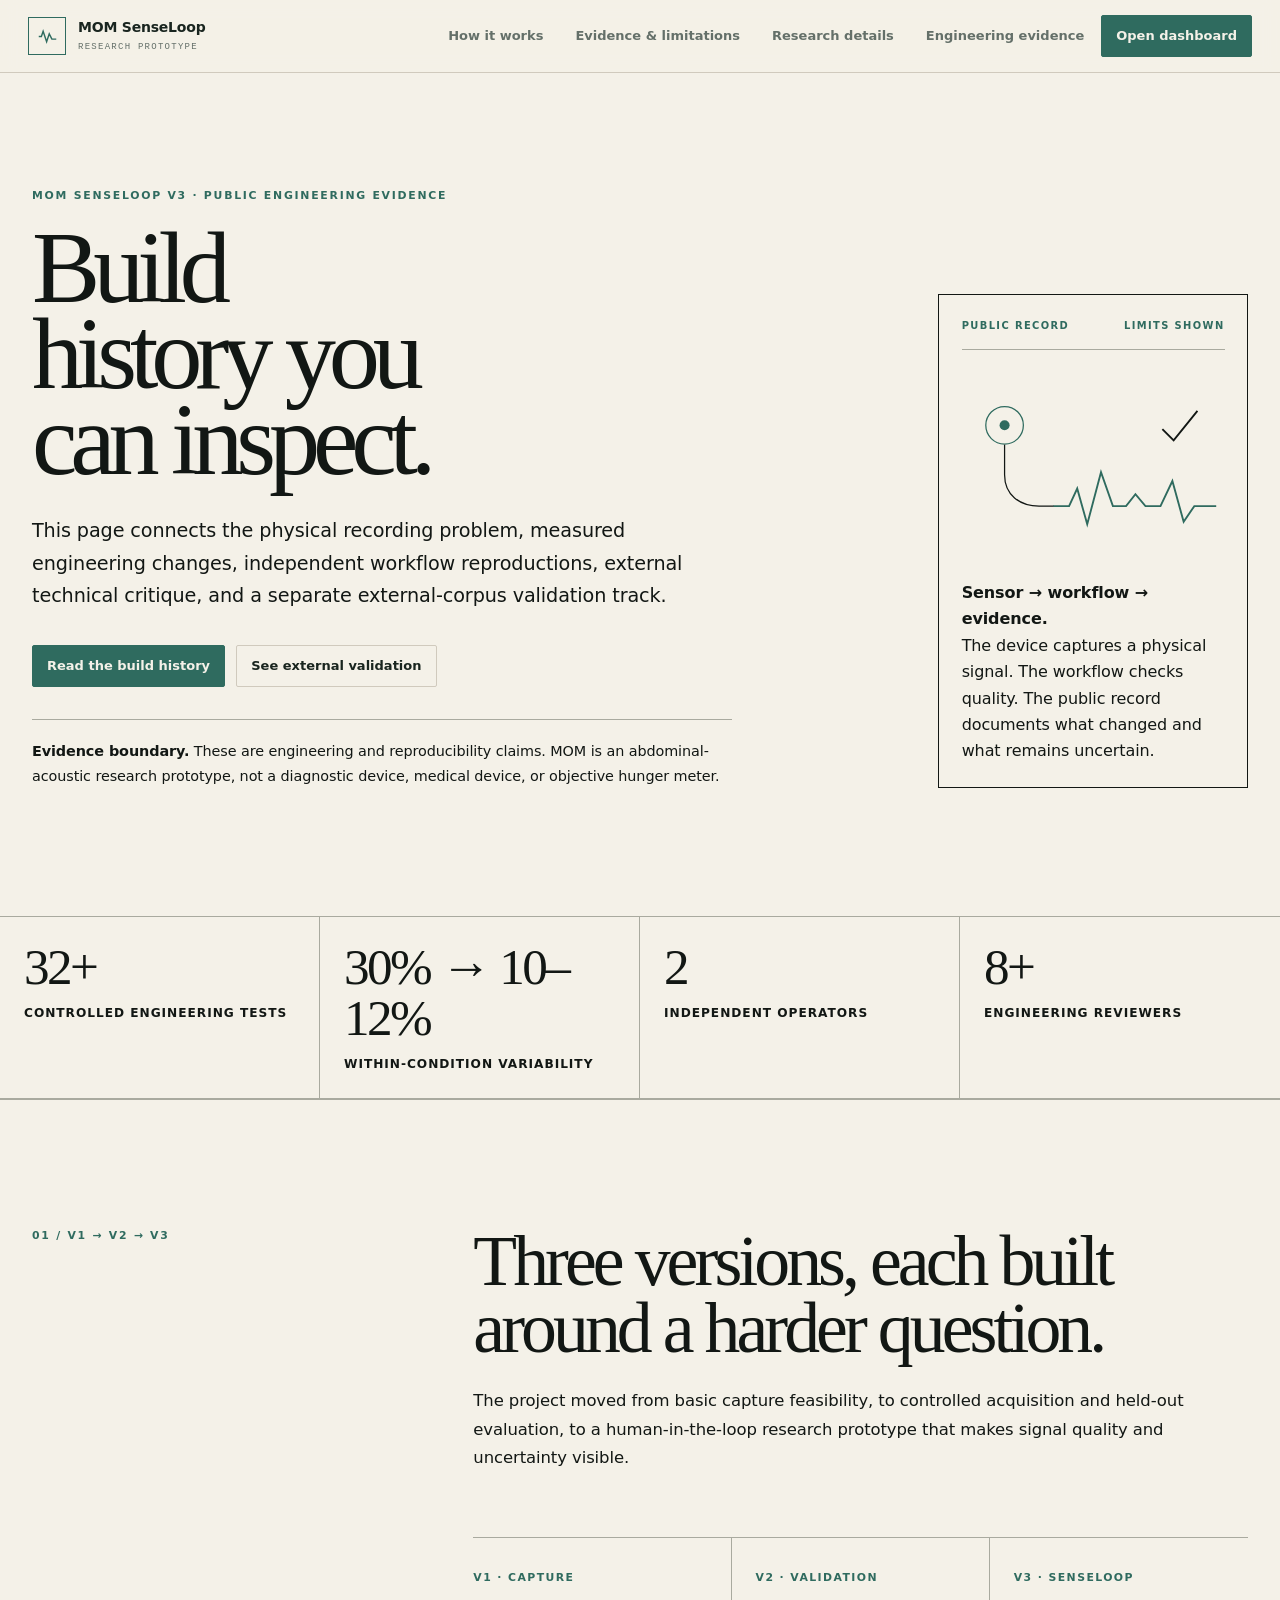
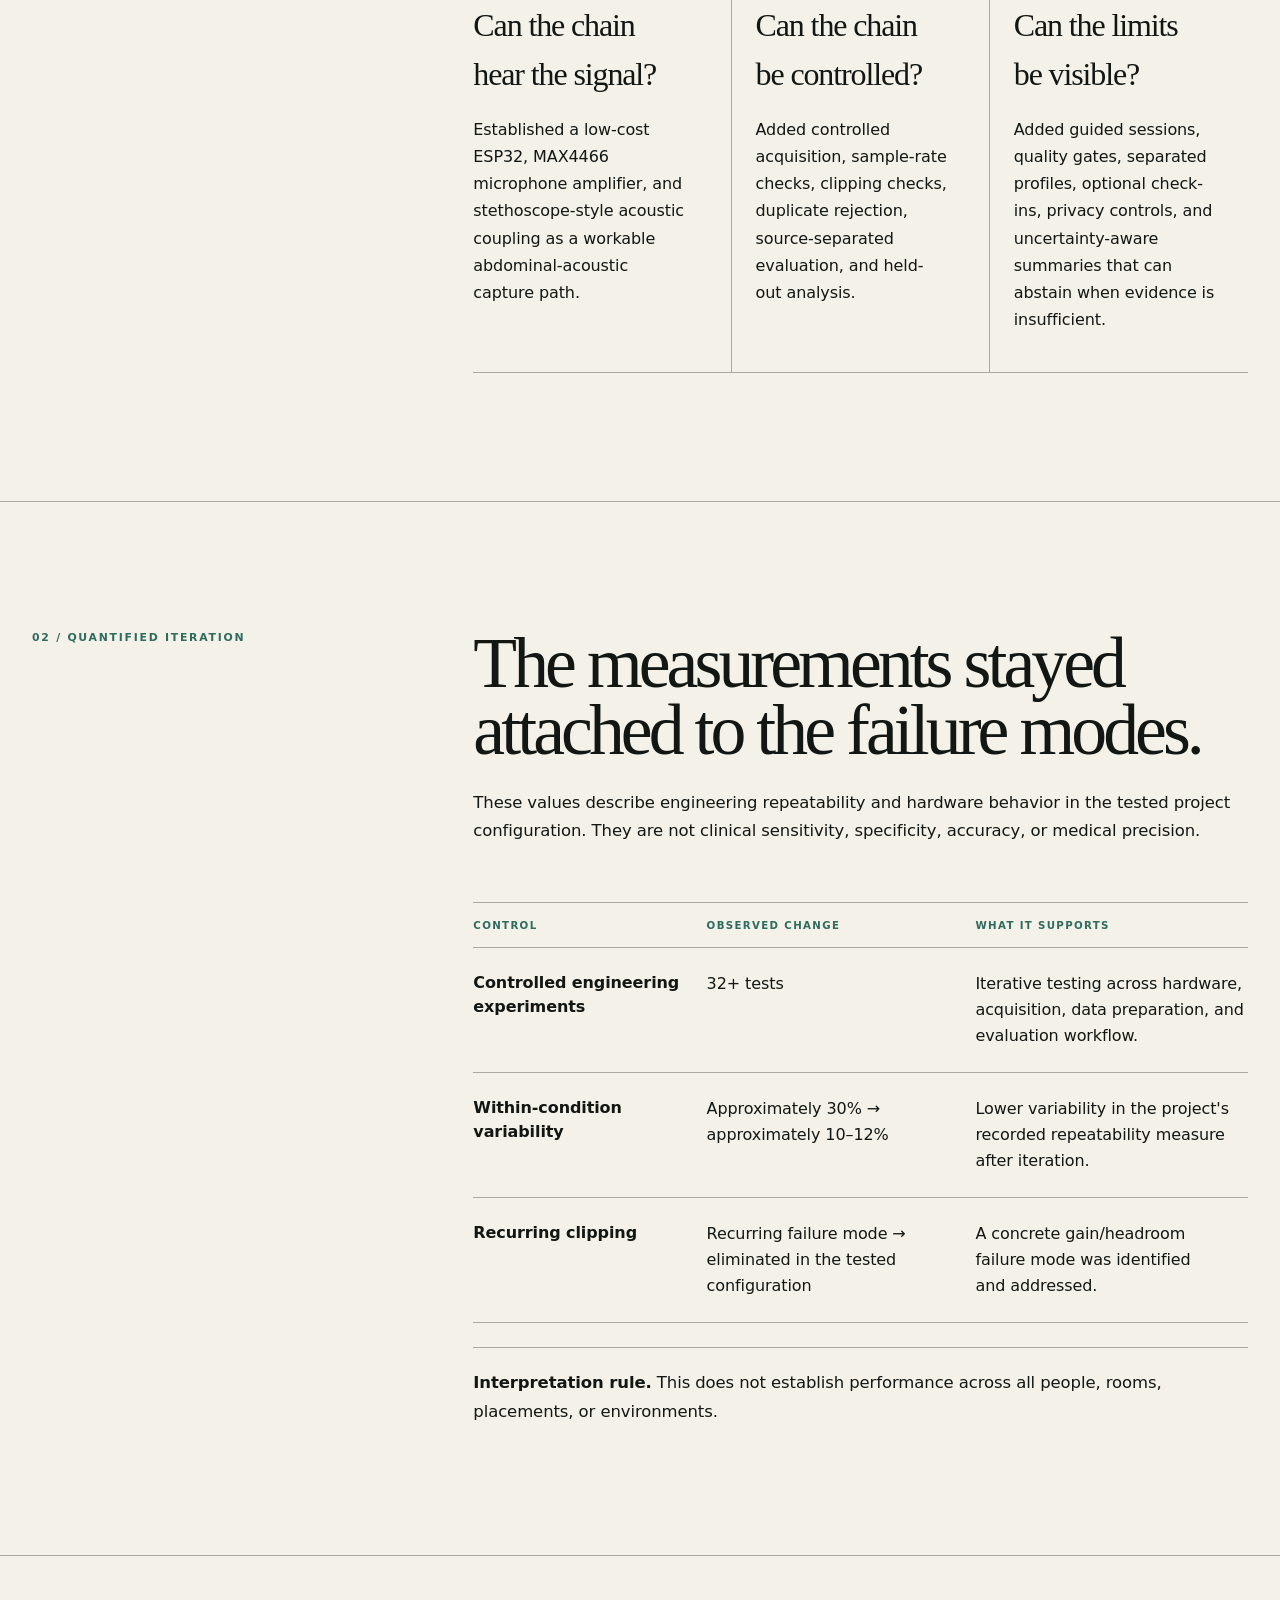
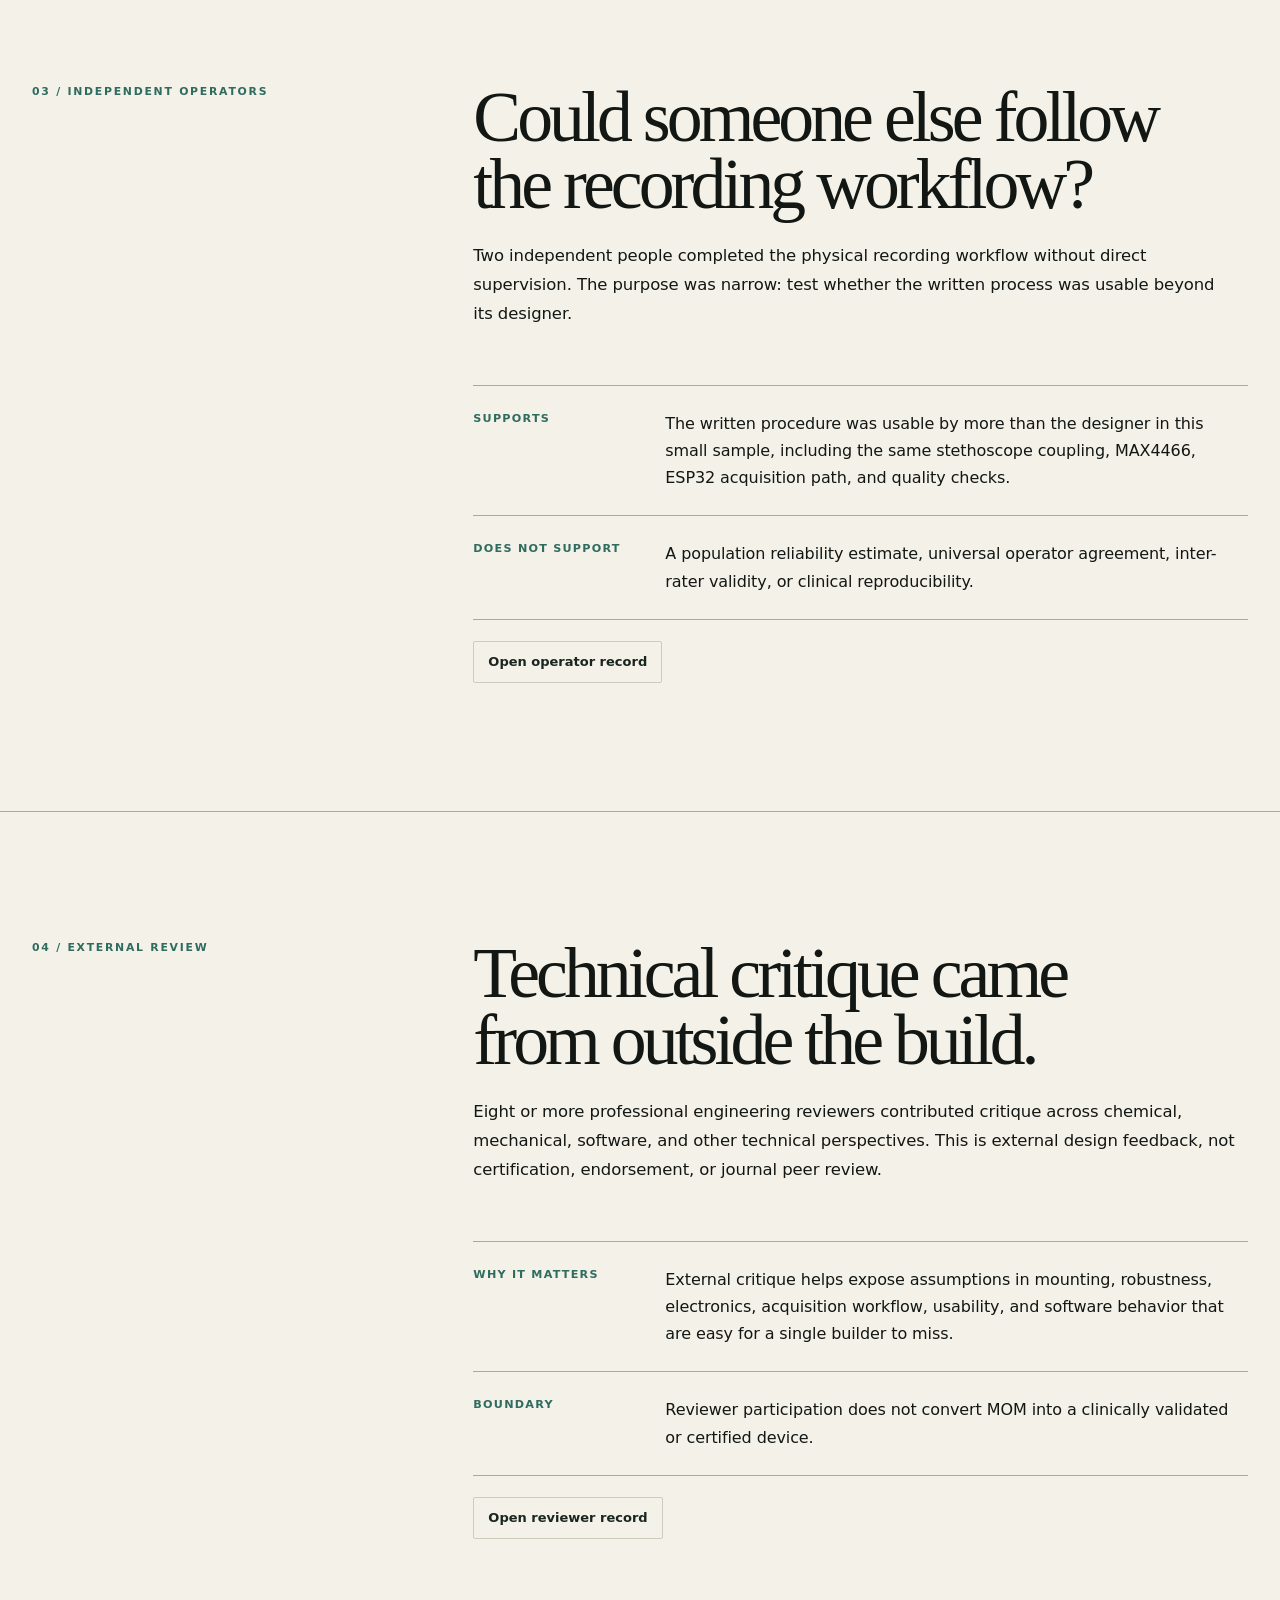
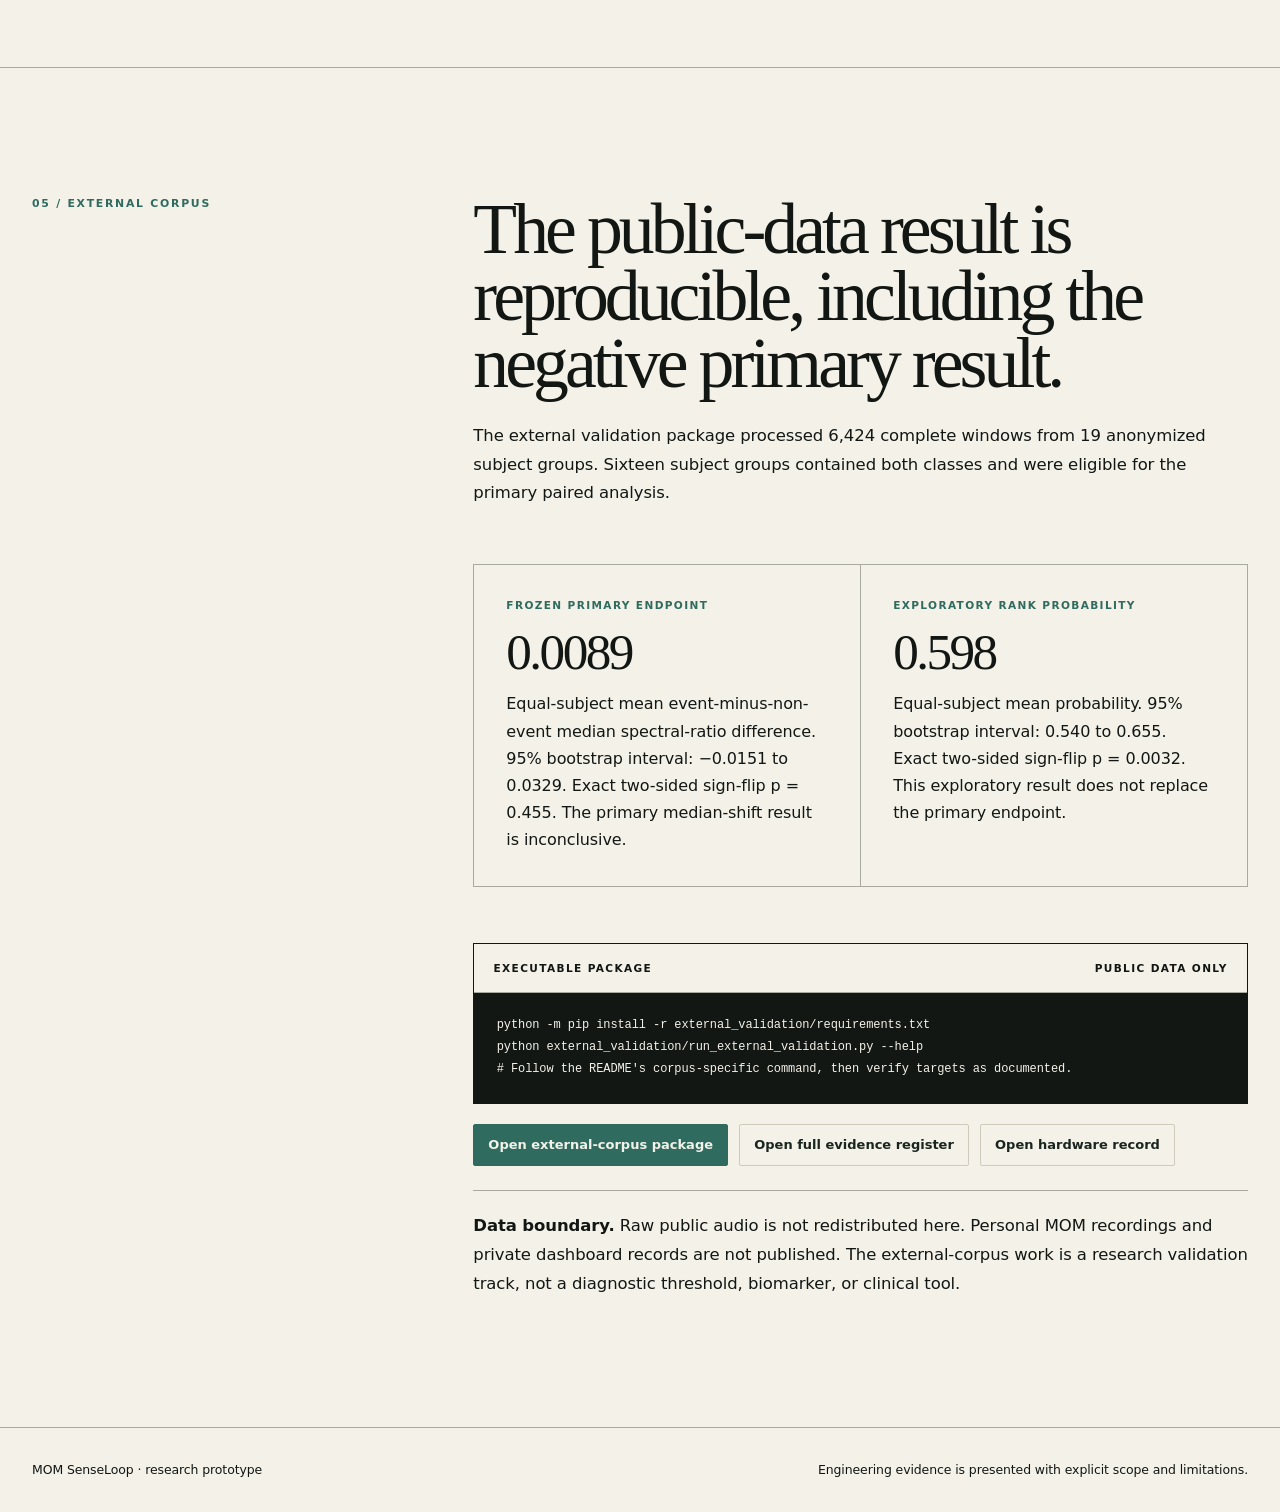
<file: engineering-validation.html>
<!doctype html>
<html lang="en">
<head>
  <meta charset="UTF-8">
  <meta name="viewport" content="width=device-width, initial-scale=1">
  <meta name="theme-color" content="#F4F1E8">
  <meta name="color-scheme" content="light">
  <meta name="description" content="MOM SenseLoop public engineering evidence: hardware iteration, independent operators, external reviewers, and external-corpus validation.">
  <meta name="robots" content="index,follow">
  <title>MOM SenseLoop — Engineering Evidence</title>
  <link rel="stylesheet" href="assets/base.css?v=audit-20260907">
  <link rel="stylesheet" href="assets/scientific.css?v=audit-20260907">
  <link rel="stylesheet" href="assets/visual-polish.css?v=20260924-1">
  <style>
    :root{--paper:#F4F1E8;--ink:#121714;--rule:#A9AA9F;--accent:#2F6B5F}
    body{background:var(--paper);color:var(--ink)}
    .ev-mobile-nav{display:none}
    .ev-hero{display:grid;grid-template-columns:minmax(0,1.45fr) minmax(300px,.55fr);gap:clamp(3rem,7vw,8rem);align-items:end;width:min(100%,1320px);min-height:calc(100vh - 84px);margin:0 auto;padding:clamp(5rem,9vw,9rem) 2rem clamp(6rem,10vw,10rem)}
    .ev-eyebrow{margin:0 0 1.25rem;color:var(--accent);font-size:.68rem;font-weight:850;letter-spacing:.16em;text-transform:uppercase}
    .ev-hero h1{max-width:8.6ch;margin:0;font-family:Georgia,"Times New Roman",serif;font-size:clamp(4rem,8vw,8.6rem);font-weight:400;letter-spacing:-.07em;line-height:.84}
    .ev-lede{max-width:700px;margin:2rem 0 0;font-size:clamp(1.05rem,1.5vw,1.35rem);line-height:1.7}
    .ev-actions{display:flex;flex-wrap:wrap;gap:.7rem;margin-top:2rem}
    .ev-boundary{max-width:700px;margin:2rem 0 0;padding-top:1.2rem;border-top:1px solid var(--rule);font-size:.9rem;line-height:1.7}
    .ev-graphic{border:1px solid var(--ink);padding:1.4rem}.ev-graphic-top{display:flex;justify-content:space-between;gap:1rem;padding-bottom:1rem;border-bottom:1px solid var(--rule);color:var(--accent);font-size:.62rem;font-weight:850;letter-spacing:.14em;text-transform:uppercase}.ev-graphic svg{width:100%;height:auto;margin:2.1rem 0}.ev-graphic p{margin:0;line-height:1.65}
    .ev-ledger{display:grid;grid-template-columns:repeat(4,1fr);width:min(100%,1320px);margin:0 auto;border-top:1px solid var(--rule);border-bottom:1px solid var(--rule)}.ev-ledger div{min-height:150px;padding:1.5rem;border-right:1px solid var(--rule)}.ev-ledger div:last-child{border-right:0}.ev-ledger strong{display:block;font-family:Georgia,"Times New Roman",serif;font-size:clamp(2.1rem,4vw,4.2rem);font-weight:400;letter-spacing:-.05em;line-height:1}.ev-ledger span{display:block;margin-top:.8rem;font-size:.76rem;font-weight:800;letter-spacing:.08em;line-height:1.45;text-transform:uppercase}
    .ev-section{width:min(100%,1320px);margin:0 auto;padding:clamp(6rem,10vw,10rem) 2rem;border-top:1px solid var(--rule)}.ev-grid{display:grid;grid-template-columns:minmax(180px,.32fr) minmax(0,.68fr);gap:clamp(2rem,6vw,7rem)}.ev-index{color:var(--accent);font-size:.68rem;font-weight:850;letter-spacing:.16em;text-transform:uppercase}.ev-copy h2{max-width:900px;margin:0;font-family:Georgia,"Times New Roman",serif;font-size:clamp(2.8rem,5.6vw,6rem);font-weight:400;letter-spacing:-.055em;line-height:.94}.ev-copy>p{max-width:820px;margin:1.5rem 0 0;font-size:1.03rem;line-height:1.75}
    .ev-versions{display:grid;grid-template-columns:repeat(3,1fr);margin-top:4rem;border-top:1px solid var(--rule);border-bottom:1px solid var(--rule)}.ev-card{padding:2rem 1.5rem 2.4rem 0;border-right:1px solid var(--rule)}.ev-card+.ev-card{padding-left:1.5rem}.ev-card:last-child{border-right:0}.ev-tag{color:var(--accent);font-size:.68rem;font-weight:850;letter-spacing:.13em;text-transform:uppercase}.ev-card h3{margin:.85rem 0 0;font-family:Georgia,"Times New Roman",serif;font-size:2rem;font-weight:400;letter-spacing:-.035em}.ev-card p{margin:1rem 0 0;line-height:1.7}
    .ev-table{margin-top:3.5rem;border-top:1px solid var(--rule)}.ev-row{display:grid;grid-template-columns:minmax(190px,.9fr) minmax(210px,1.05fr) minmax(220px,1.15fr);gap:1.5rem;padding:1.4rem 0;border-bottom:1px solid var(--rule);align-items:start}.ev-row.head{padding:.85rem 0;color:var(--accent);font-size:.64rem;font-weight:850;letter-spacing:.13em;text-transform:uppercase}.ev-row strong{font-weight:800}.ev-row span,.ev-row p{margin:0;line-height:1.65}
    .ev-results{display:grid;grid-template-columns:1fr 1fr;gap:1px;margin-top:3.5rem;background:var(--rule);border:1px solid var(--rule)}.ev-result{background:var(--paper);padding:2rem}.ev-result .label{color:var(--accent);font-size:.66rem;font-weight:850;letter-spacing:.13em;text-transform:uppercase}.ev-result strong{display:block;margin:.8rem 0;font-family:Georgia,"Times New Roman",serif;font-size:clamp(2.1rem,4vw,4rem);font-weight:400;letter-spacing:-.05em;line-height:1}.ev-result p{margin:0;line-height:1.7}
    .ev-list{margin-top:3.5rem;border-top:1px solid var(--rule)}.ev-item{display:grid;grid-template-columns:160px 1fr;gap:2rem;padding:1.5rem 0;border-bottom:1px solid var(--rule)}.ev-item strong{color:var(--accent);font-size:.7rem;letter-spacing:.11em;text-transform:uppercase}.ev-item p{margin:0;line-height:1.7}
    .ev-package{margin-top:3.5rem;border:1px solid var(--ink)}.ev-package-head{display:flex;justify-content:space-between;gap:1rem;padding:1rem 1.2rem;border-bottom:1px solid var(--rule);font-size:.66rem;font-weight:850;letter-spacing:.13em;text-transform:uppercase}.ev-package pre{margin:0;overflow:auto;padding:1.4rem;background:#121714;color:#F4F1E8;font:12px/1.8 ui-monospace,SFMono-Regular,Menlo,Monaco,Consolas,monospace}.ev-links{display:flex;flex-wrap:wrap;gap:.7rem;margin-top:1.3rem}.ev-limit{margin-top:3rem;padding-top:1.3rem;border-top:1px solid var(--rule);line-height:1.75}.ev-footer{border-top:1px solid var(--rule)}.ev-footer-inner{display:flex;width:min(100%,1320px);margin:0 auto;padding:2rem;justify-content:space-between;gap:2rem;font-size:.78rem;line-height:1.6}
    @media(max-width:900px){.ev-hero{grid-template-columns:1fr}.ev-graphic{max-width:620px}.ev-ledger{grid-template-columns:1fr 1fr}.ev-ledger div:nth-child(2){border-right:0}.ev-ledger div:nth-child(-n+2){border-bottom:1px solid var(--rule)}.ev-grid{grid-template-columns:1fr}.ev-versions{grid-template-columns:1fr}.ev-card,.ev-card+.ev-card{padding:1.7rem 0;border-right:0;border-bottom:1px solid var(--rule)}.ev-card:last-child{border-bottom:0}.ev-results{grid-template-columns:1fr}}
    @media(max-width:760px){.ev-mobile-nav{display:flex;position:sticky;top:66px;z-index:45;gap:.4rem;overflow-x:auto;padding:.55rem 1rem;border-bottom:1px solid var(--rule);background:rgba(244,241,232,.97);backdrop-filter:blur(8px);scrollbar-width:none}.ev-mobile-nav::-webkit-scrollbar{display:none}.ev-mobile-nav a{flex:0 0 auto;min-height:40px;padding:.55rem .75rem;font-size:.72rem}.ev-hero{min-height:0;padding-top:4rem}}
    @media(max-width:680px){.ev-hero,.ev-section{padding-inline:1.2rem}.ev-ledger{grid-template-columns:1fr}.ev-ledger div{border-right:0;border-bottom:1px solid var(--rule)}.ev-ledger div:last-child{border-bottom:0}.ev-row{grid-template-columns:1fr;gap:.35rem}.ev-row.head{display:none}.ev-item{grid-template-columns:1fr;gap:.5rem}.ev-footer-inner{flex-direction:column}}
  </style>
</head>
<body>
  <a class="skip-link" href="#main-content">Skip to content</a>
  <header class="site-header">
    <div class="site-header__inner">
      <a href="./" aria-label="MOM SenseLoop home"><div class="mom-logo"><div class="mom-logo__mark"><svg class="mom-icon" viewBox="0 0 24 24" width="21" height="21" fill="none" stroke="currentColor" stroke-width="1.65"><path d="M2 12h3l2-6 4 12 3-9 3 6h5"></path></svg></div><div><div class="mom-logo__name">MOM SenseLoop</div><div class="mom-logo__meta">Research prototype</div></div></div></a>
      <nav class="site-header__nav" aria-label="Public navigation"><a class="ui-button ui-button--ghost" href="./#how-it-works">How it works</a><a class="ui-button ui-button--ghost" href="./#proof">Evidence &amp; limitations</a><a class="ui-button ui-button--ghost" href="./?view=how">Research details</a><a class="ui-button ui-button--ghost" href="#builds" aria-current="page">Engineering evidence</a><a class="ui-button ui-button--primary" href="./?view=signin">Open dashboard</a></nav>
    </div>
  </header>
  <nav class="ev-mobile-nav" aria-label="Engineering evidence navigation"><a class="ui-button ui-button--ghost" href="./">Home</a><a class="ui-button ui-button--ghost" href="#builds">Builds</a><a class="ui-button ui-button--ghost" href="#measurements">Measurements</a><a class="ui-button ui-button--ghost" href="#external">External validation</a><a class="ui-button ui-button--primary" href="./?view=signin">Dashboard</a></nav>

  <main id="main-content">
    <section class="ev-hero">
      <div><p class="ev-eyebrow">MOM SENSELOOP V3 · PUBLIC ENGINEERING EVIDENCE</p><h1>Build history you can inspect.</h1><p class="ev-lede">This page connects the physical recording problem, measured engineering changes, independent workflow reproductions, external technical critique, and a separate external-corpus validation track.</p><div class="ev-actions"><a class="ui-button ui-button--primary" href="#builds">Read the build history</a><a class="ui-button ui-button--secondary" href="#external">See external validation</a></div><p class="ev-boundary"><strong>Evidence boundary.</strong> These are engineering and reproducibility claims. MOM is an abdominal-acoustic research prototype, not a diagnostic device, medical device, or objective hunger meter.</p></div>
      <aside class="ev-graphic"><div class="ev-graphic-top"><span>Public record</span><span>Limits shown</span></div><svg viewBox="0 0 420 260" role="img" aria-label="Sensor waveform and verification mark"><circle cx="68" cy="66" r="30" fill="none" stroke="#2F6B5F" stroke-width="2"></circle><circle cx="68" cy="66" r="8" fill="#2F6B5F"></circle><path d="M68 97v48c0 32 24 50 55 50h24" fill="none" stroke="#121714" stroke-width="2"></path><path d="M146 195h25l13-28 16 57 22-83 19 54h21l15-19 16 19h24l19-40 18 65 17-25h35" fill="none" stroke="#2F6B5F" stroke-width="3"></path><path d="M320 72l18 18 38-47" fill="none" stroke="#121714" stroke-width="3"></path></svg><p><strong>Sensor → workflow → evidence.</strong><br>The device captures a physical signal. The workflow checks quality. The public record documents what changed and what remains uncertain.</p></aside>
    </section>

    <section class="ev-ledger"><div><strong>32+</strong><span>controlled engineering tests</span></div><div><strong>30% → 10–12%</strong><span>within-condition variability</span></div><div><strong>2</strong><span>independent operators</span></div><div><strong>8+</strong><span>engineering reviewers</span></div></section>

    <section id="builds" class="ev-section"><div class="ev-grid"><div class="ev-index">01 / V1 → V2 → V3</div><div class="ev-copy"><h2>Three versions, each built around a harder question.</h2><p>The project moved from basic capture feasibility, to controlled acquisition and held-out evaluation, to a human-in-the-loop research prototype that makes signal quality and uncertainty visible.</p><div class="ev-versions"><article class="ev-card"><div class="ev-tag">V1 · Capture</div><h3>Can the chain hear the signal?</h3><p>Established a low-cost ESP32, MAX4466 microphone amplifier, and stethoscope-style acoustic coupling as a workable abdominal-acoustic capture path.</p></article><article class="ev-card"><div class="ev-tag">V2 · Validation</div><h3>Can the chain be controlled?</h3><p>Added controlled acquisition, sample-rate checks, clipping checks, duplicate rejection, source-separated evaluation, and held-out analysis.</p></article><article class="ev-card"><div class="ev-tag">V3 · SenseLoop</div><h3>Can the limits be visible?</h3><p>Added guided sessions, quality gates, separated profiles, optional check-ins, privacy controls, and uncertainty-aware summaries that can abstain when evidence is insufficient.</p></article></div></div></div></section>

    <section class="ev-section" id="measurements"><div class="ev-grid"><div class="ev-index">02 / Quantified iteration</div><div class="ev-copy"><h2>The measurements stayed attached to the failure modes.</h2><p>These values describe engineering repeatability and hardware behavior in the tested project configuration. They are not clinical sensitivity, specificity, accuracy, or medical precision.</p><div class="ev-table"><div class="ev-row head"><span>Control</span><span>Observed change</span><span>What it supports</span></div><div class="ev-row"><strong>Controlled engineering experiments</strong><span>32+ tests</span><p>Iterative testing across hardware, acquisition, data preparation, and evaluation workflow.</p></div><div class="ev-row"><strong>Within-condition variability</strong><span>Approximately 30% → approximately 10–12%</span><p>Lower variability in the project's recorded repeatability measure after iteration.</p></div><div class="ev-row"><strong>Recurring clipping</strong><span>Recurring failure mode → eliminated in the tested configuration</span><p>A concrete gain/headroom failure mode was identified and addressed.</p></div></div><p class="ev-limit"><strong>Interpretation rule.</strong> This does not establish performance across all people, rooms, placements, or environments.</p></div></div></section>

    <section class="ev-section" id="operators"><div class="ev-grid"><div class="ev-index">03 / Independent operators</div><div class="ev-copy"><h2>Could someone else follow the recording workflow?</h2><p>Two independent people completed the physical recording workflow without direct supervision. The purpose was narrow: test whether the written process was usable beyond its designer.</p><div class="ev-list"><div class="ev-item"><strong>Supports</strong><p>The written procedure was usable by more than the designer in this small sample, including the same stethoscope coupling, MAX4466, ESP32 acquisition path, and quality checks.</p></div><div class="ev-item"><strong>Does not support</strong><p>A population reliability estimate, universal operator agreement, inter-rater validity, or clinical reproducibility.</p></div></div><div class="ev-links"><a class="ui-button ui-button--secondary" href="https://github.com/neelesh-kotte/moms-device-v2-signal-processing/blob/main/evidence/independent-operator-evidence.md">Open operator record</a></div></div></div></section>

    <section class="ev-section" id="reviewers"><div class="ev-grid"><div class="ev-index">04 / External review</div><div class="ev-copy"><h2>Technical critique came from outside the build.</h2><p>Eight or more professional engineering reviewers contributed critique across chemical, mechanical, software, and other technical perspectives. This is external design feedback, not certification, endorsement, or journal peer review.</p><div class="ev-list"><div class="ev-item"><strong>Why it matters</strong><p>External critique helps expose assumptions in mounting, robustness, electronics, acquisition workflow, usability, and software behavior that are easy for a single builder to miss.</p></div><div class="ev-item"><strong>Boundary</strong><p>Reviewer participation does not convert MOM into a clinically validated or certified device.</p></div></div><div class="ev-links"><a class="ui-button ui-button--secondary" href="https://github.com/neelesh-kotte/moms-device-v2-signal-processing/blob/main/evidence/external-reviewers.md">Open reviewer record</a></div></div></div></section>

    <section class="ev-section" id="external"><div class="ev-grid"><div class="ev-index">05 / External corpus</div><div class="ev-copy"><h2>The public-data result is reproducible, including the negative primary result.</h2><p>The external validation package processed 6,424 complete windows from 19 anonymized subject groups. Sixteen subject groups contained both classes and were eligible for the primary paired analysis.</p><div class="ev-results"><article class="ev-result"><div class="label">Frozen primary endpoint</div><strong>0.0089</strong><p>Equal-subject mean event-minus-non-event median spectral-ratio difference. 95% bootstrap interval: −0.0151 to 0.0329. Exact two-sided sign-flip p = 0.455. The primary median-shift result is inconclusive.</p></article><article class="ev-result"><div class="label">Exploratory rank probability</div><strong>0.598</strong><p>Equal-subject mean probability. 95% bootstrap interval: 0.540 to 0.655. Exact two-sided sign-flip p = 0.0032. This exploratory result does not replace the primary endpoint.</p></article></div><div class="ev-package"><div class="ev-package-head"><span>Executable package</span><span>Public data only</span></div><pre>python -m pip install -r external_validation/requirements.txt
python external_validation/run_external_validation.py --help
# Follow the README's corpus-specific command, then verify targets as documented.</pre></div><div class="ev-links"><a class="ui-button ui-button--primary" href="https://github.com/neelesh-kotte/moms-device-v2-signal-processing/tree/main/external_validation">Open external-corpus package</a><a class="ui-button ui-button--secondary" href="https://github.com/neelesh-kotte/moms-device-v2-signal-processing/blob/main/evidence/engineering-validation.md">Open full evidence register</a><a class="ui-button ui-button--secondary" href="https://github.com/neelesh-kotte/moms-device-v2-signal-processing/blob/main/evidence/hardware-iteration.md">Open hardware record</a></div><p class="ev-limit"><strong>Data boundary.</strong> Raw public audio is not redistributed here. Personal MOM recordings and private dashboard records are not published. The external-corpus work is a research validation track, not a diagnostic threshold, biomarker, or clinical tool.</p></div></div></section>
  </main>
  <footer class="ev-footer"><div class="ev-footer-inner"><span>MOM SenseLoop · research prototype</span><span>Engineering evidence is presented with explicit scope and limitations.</span></div></footer>
</body>
</html>
</file>
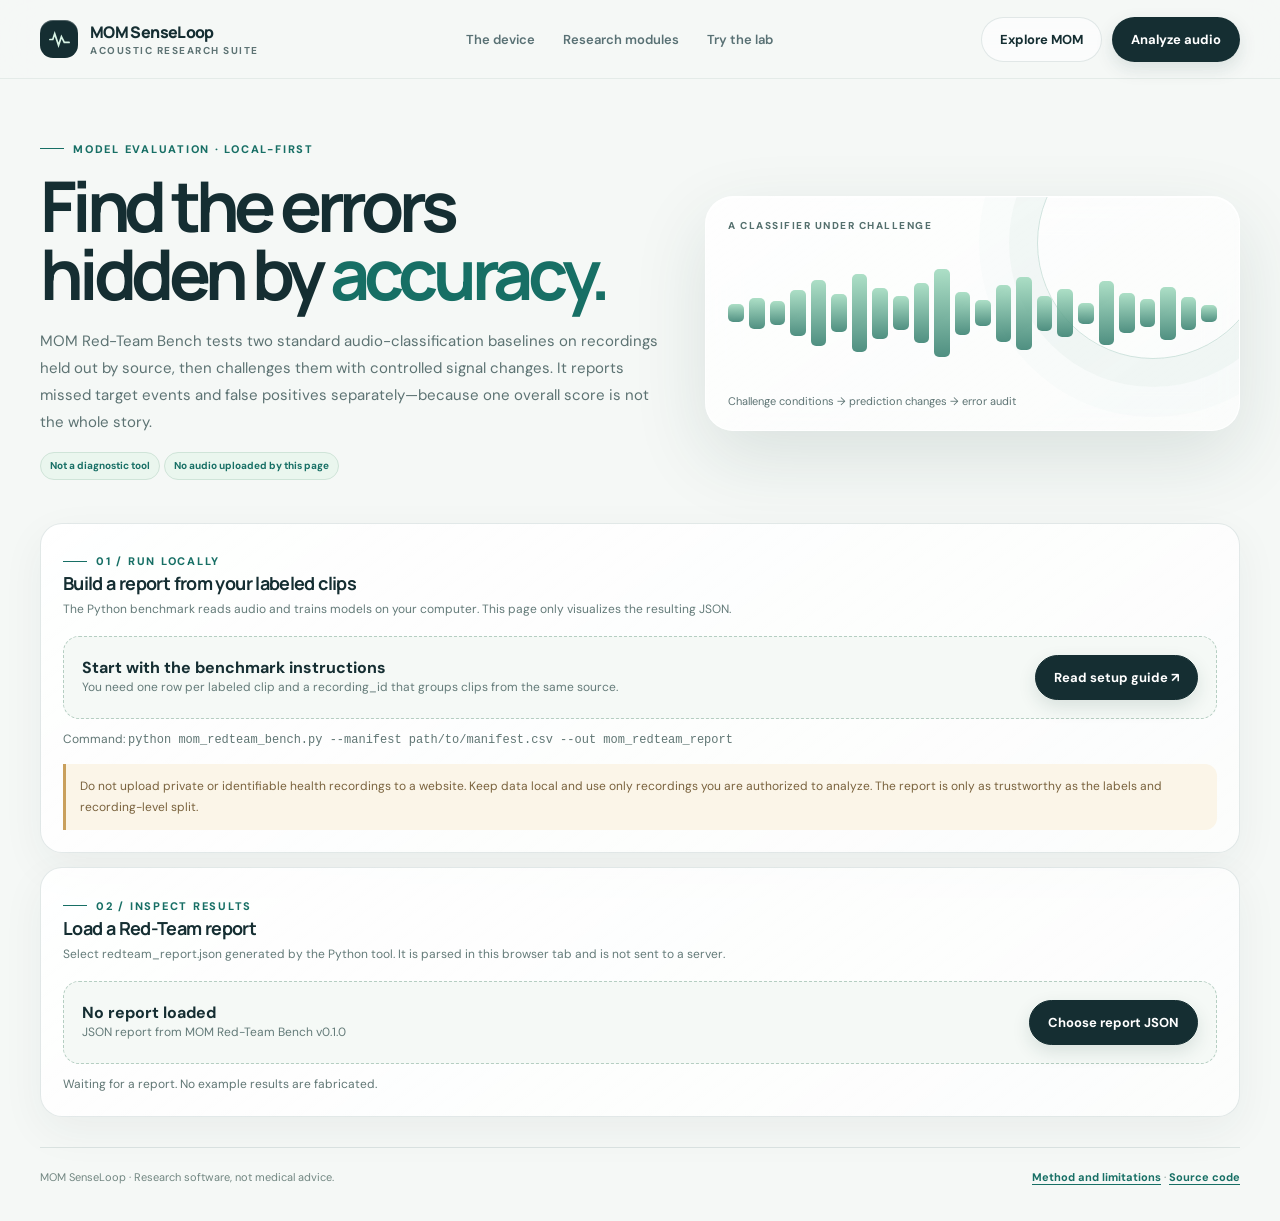
<file: red-team-bench.html>
<!doctype html>
<html lang="en">
<head>
<meta charset="utf-8">
<meta name="viewport" content="width=device-width,initial-scale=1">
<meta name="theme-color" content="#f5f8f6">
<meta name="description" content="MOM Red-Team Bench is a local-first research tool for stress-testing audio classifiers, auditing false positives and false negatives, and inspecting held-out recording results.">
<title>Red-Team Bench — MOM SenseLoop Research</title>
<link href="assets/mom-suite.css?v=20261028-2" rel="stylesheet">
<link href="assets/red-team.css?v=20261028-1" rel="stylesheet">
</head>
<body>
<header class="site-header">
  <div class="wrap nav">
    <a class="brand" href="index.html" aria-label="MOM SenseLoop home"><span class="brand-mark"><svg viewBox="0 0 24 24" fill="none" stroke="currentColor" stroke-width="1.8" stroke-linecap="round"><path d="M2 12h3l2-6 4 12 3-9 3 6h5"/></svg></span><span>MOM SenseLoop<small>Acoustic research suite</small></span></a>
    <nav class="nav-links" aria-label="Main navigation"><a href="index.html#device">The device</a><a href="index.html#capabilities">Research modules</a><a href="index.html#audio-lab">Try the lab</a></nav>
    <div class="nav-actions"><a class="btn btn-glass" href="index.html#capabilities">Explore MOM</a><a class="btn btn-dark" href="index.html#audio-lab">Analyze audio</a></div>
    <button class="menu-toggle" id="mobileToggle" aria-label="Open navigation menu" aria-expanded="false" aria-controls="mobileMenu"><svg viewBox="0 0 24 24" width="19" height="19" fill="none" stroke="currentColor" stroke-width="1.8" stroke-linecap="round"><path d="M4 7h16M4 12h16M4 17h16"/></svg></button>
  </div>
  <nav class="mobile-menu" id="mobileMenu" aria-label="Mobile navigation"><a href="index.html#device">The device</a><a href="index.html#capabilities">Research modules</a><a href="index.html#audio-lab">Try the lab</a><a href="index.html#methods">Methods & limits</a></nav>
</header>
<main class="shell">
<section class="rt-hero"><div><div class="eyebrow">Model evaluation · local-first</div><h1>Find the errors<br>hidden by <span>accuracy.</span></h1><p>MOM Red-Team Bench tests two standard audio-classification baselines on recordings held out by source, then challenges them with controlled signal changes. It reports missed target events and false positives separately—because one overall score is not the whole story.</p><p><span class="pill">Not a diagnostic tool</span> <span class="pill">No audio uploaded by this page</span></p></div>
<div class="rt-art"><div class="rt-art-label">A classifier under challenge</div><div class="rt-bars" aria-label="Illustrative signal graphic"><i style="height:18%"></i><i style="height:31%"></i><i style="height:24%"></i><i style="height:46%"></i><i style="height:66%"></i><i style="height:38%"></i><i style="height:78%"></i><i style="height:51%"></i><i style="height:34%"></i><i style="height:60%"></i><i style="height:88%"></i><i style="height:43%"></i><i style="height:26%"></i><i style="height:57%"></i><i style="height:73%"></i><i style="height:35%"></i><i style="height:48%"></i><i style="height:21%"></i><i style="height:64%"></i><i style="height:40%"></i><i style="height:28%"></i><i style="height:53%"></i><i style="height:33%"></i><i style="height:17%"></i></div><div class="rt-art-foot">Challenge conditions → prediction changes → error audit</div></div></section>
<section class="panel"><div class="head"><div><div class="eyebrow">01 / Run locally</div><h2>Build a report from your labeled clips</h2><div class="sub">The Python benchmark reads audio and trains models on your computer. This page only visualizes the resulting JSON.</div></div></div>
<div class="upload"><div><strong>Start with the benchmark instructions</strong><div class="sub">You need one row per labeled clip and a recording_id that groups clips from the same source.</div></div><a class="btn primary" href="MOM_REDTEAM_BENCH.md">Read setup guide ↗</a></div>
<div class="status">Command: <code>python mom_redteam_bench.py --manifest path/to/manifest.csv --out mom_redteam_report</code></div>
<div class="notice">Do not upload private or identifiable health recordings to a website. Keep data local and use only recordings you are authorized to analyze. The report is only as trustworthy as the labels and recording-level split.</div></section>
<section class="panel"><div class="head"><div><div class="eyebrow">02 / Inspect results</div><h2>Load a Red-Team report</h2><div class="sub">Select redteam_report.json generated by the Python tool. It is parsed in this browser tab and is not sent to a server.</div></div></div>
<div class="upload"><div><strong id="fileName">No report loaded</strong><div class="sub">JSON report from MOM Red-Team Bench v0.1.0</div></div><label class="btn primary" for="reportFile">Choose report JSON</label><input id="reportFile" type="file" accept=".json,application/json"></div><div id="status" class="status" role="status" aria-live="polite">Waiting for a report. No example results are fabricated.</div>
<div id="results" class="hidden">
<div id="metrics" class="metrics"></div>
<div class="tables"><div class="panel"><div class="head"><div><h2>Baseline performance</h2><div class="sub">Held-out recordings only</div></div></div><div class="table-wrap"><table><thead><tr><th>Model</th><th>Recall</th><th>Specificity</th><th>F1</th><th>AUROC</th></tr></thead><tbody id="baselineRows"></tbody></table></div></div>
<div class="panel"><div class="head"><div><h2>Where recall falls</h2><div class="sub">Lowest event recall by model and probe</div></div></div><div id="worstRows"></div></div></div>
<div class="panel"><div class="head"><div><h2>Counterfactual condition matrix</h2><div class="sub">A prediction change is not automatically an error; compare it with the supplied label and test protocol.</div></div></div><div class="table-wrap"><table><thead><tr><th>Model</th><th>Condition</th><th>Recall</th><th>False negatives</th><th>False positives</th><th>Flip rate</th><th>Mean |Δ probability|</th></tr></thead><tbody id="conditionRows"></tbody></table></div></div>
<div class="notice">These are research metrics, not estimates of patient harm. Noise, clipping, and shifts can alter the underlying acoustic evidence. A single grouped holdout is exploratory and should not be presented as clinical validation.</div>
</div></section>
<footer class="rt-footer"><span>MOM SenseLoop · Research software, not medical advice.</span><span><a href="MOM_REDTEAM_BENCH.md">Method and limitations</a> · <a href="mom_redteam_bench.py">Source code</a></span></footer>
</main>
<script>
const $=id=>document.getElementById(id);
const mobileToggle=document.getElementById("mobileToggle");
if(mobileToggle){mobileToggle.addEventListener("click",()=>{const menu=document.getElementById("mobileMenu");const open=menu.classList.toggle("open");mobileToggle.setAttribute("aria-expanded",String(open))});document.querySelectorAll("#mobileMenu a").forEach(a=>a.addEventListener("click",()=>{document.getElementById("mobileMenu").classList.remove("open");mobileToggle.setAttribute("aria-expanded","false")}));}
const pct=v=>Number.isFinite(v)?(v*100).toFixed(1)+"%":"—";
const num=v=>Number.isFinite(v)?v.toFixed(3):"—";
function el(tag,txt){const n=document.createElement(tag);n.textContent=txt;return n}
function loadReport(r){
 if(!r||r.tool!=="MOM Red-Team Bench"||!r.models||!r.split)throw new Error("This doesn't look like a MOM Red-Team Bench JSON report.");
 $("results").classList.remove("hidden");$("status").textContent="Report loaded locally. "+r.split.test_clips+" held-out clips across "+r.split.test_recordings.length+" held-out recording groups.";
 $("metrics").replaceChildren();
 const cards=[["Held-out clips",String(r.split.test_clips),"Not training clips"],["Held-out recordings",String(r.split.test_recordings.length),"Groups kept separate"],["Models",String(Object.keys(r.models).length),"Standard baselines"],["Probe conditions","6","Plus unchanged baseline"]];
 cards.forEach(([l,v,h])=>{const d=el("div","");d.className="metric";d.append(el("div",l));d.lastChild.className="label";d.append(el("div",v));d.lastChild.className="value";d.append(el("div",h));d.lastChild.className="hint";$("metrics").append(d)});
 $("baselineRows").replaceChildren();$("worstRows").replaceChildren();$("conditionRows").replaceChildren();
 const models=Object.entries(r.models);
 models.forEach(([name,m])=>{const tr=el("tr","");[name,pct(m.baseline.event_sensitivity_recall),pct(m.baseline.non_event_specificity),num(m.baseline.f1),num(m.baseline.auroc)].forEach(v=>tr.append(el("td",v)));$("baselineRows").append(tr);
 const conditions=Object.entries(m.conditions||{});const worst=conditions.sort((a,b)=>(a[1].event_sensitivity_recall??1)-(b[1].event_sensitivity_recall??1))[0];
 const box=el("div","");box.className="barrow";box.append(el("div",name.replaceAll("_"," ")));const track=el("div","");track.className="track";const fill=el("i","");fill.style.width=pct(worst?.[1]?.event_sensitivity_recall??0);track.append(fill);box.append(track);box.append(el("div",pct(worst?.[1]?.event_sensitivity_recall)));$("worstRows").append(box);const hint=el("div",worst?("Lowest recall: "+worst[0].replaceAll("_"," ")): "No condition data");hint.className="sub";$("worstRows").append(hint);
 Object.entries(m.conditions||{}).forEach(([condition,v])=>{const row=el("tr","");[name,condition.replaceAll("_"," "),pct(v.event_sensitivity_recall),String(v.false_negatives??"—"),String(v.false_positives??"—"),pct(v.prediction_flip_rate_vs_baseline),num(v.mean_absolute_probability_shift)].forEach(x=>row.append(el("td",x)));$("conditionRows").append(row)});
 });
}
$("reportFile").addEventListener("change",async e=>{const file=e.target.files?.[0];if(!file)return;$("fileName").textContent=file.name;try{const report=JSON.parse(await file.text());loadReport(report)}catch(err){$("results").classList.add("hidden");$("status").textContent="Could not read report: "+err.message}});
</script></body></html>
</file>
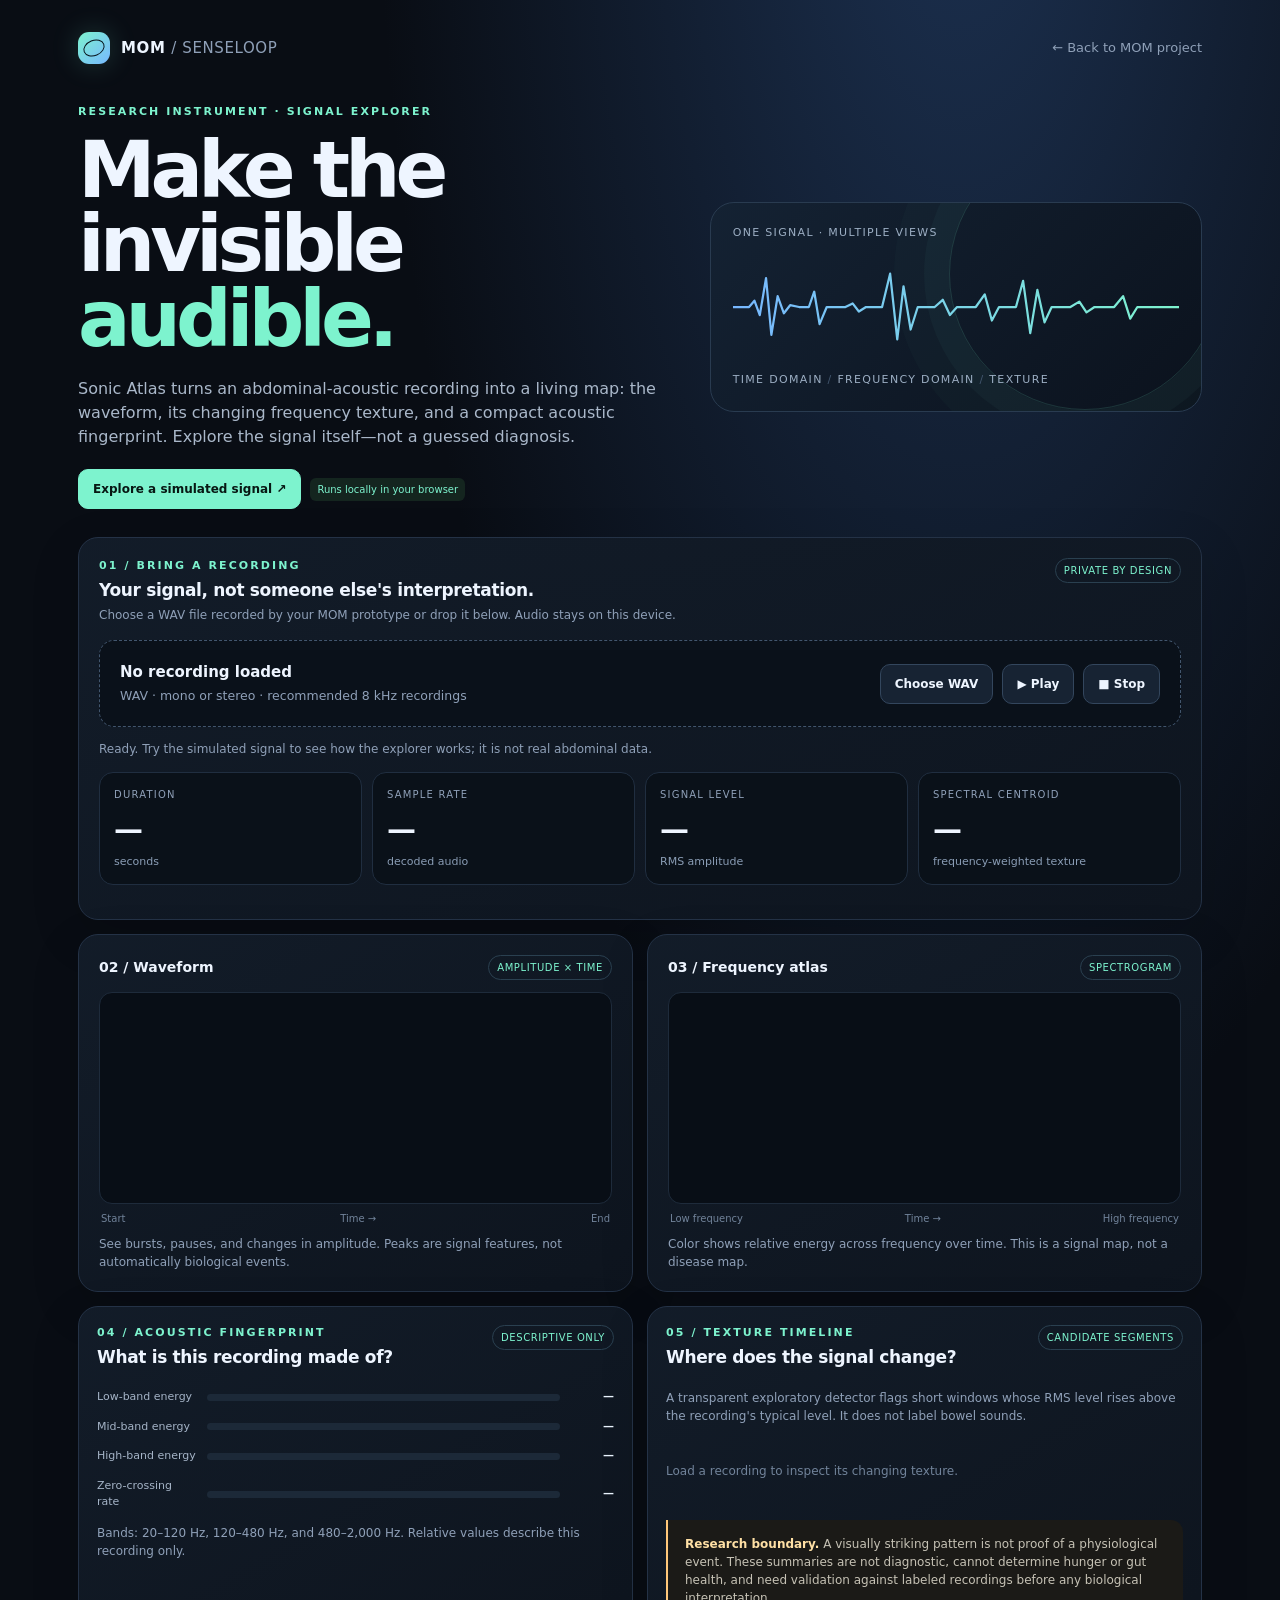
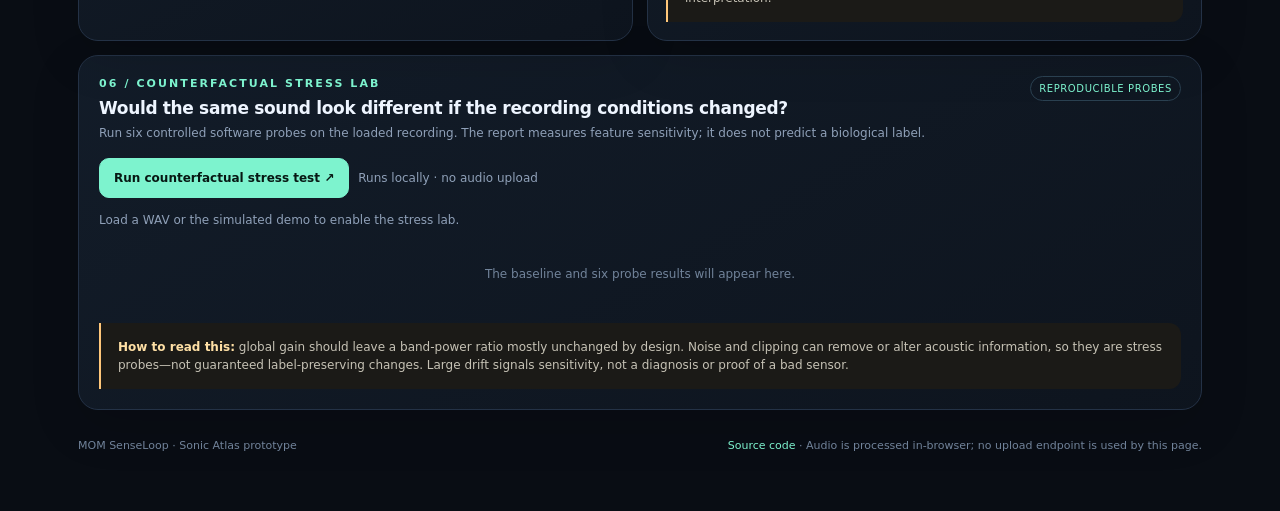
<file: sonic-atlas.html>
<!doctype html>
<html lang="en">
<head>
<meta charset="utf-8"><meta name="viewport" content="width=device-width,initial-scale=1">
<meta name="theme-color" content="#090d14">
<meta name="description" content="MOM Sonic Atlas turns abdominal-acoustic recordings into a local, interactive waveform, spectrogram, and acoustic fingerprint. Research visualization only.">
<title>Sonic Atlas — MOM SenseLoop</title>
<style>
:root{color-scheme:dark;--bg:#090d14;--panel:#111925;--line:#243246;--muted:#8fa0b8;--text:#eef5ff;--mint:#7df3ce;--blue:#77b7ff;--amber:#ffc77a;--pink:#ff8cb8}
*{box-sizing:border-box}body{margin:0;background:radial-gradient(ellipse at 75% -10%,#1c3151 0,transparent 43%),var(--bg);color:var(--text);font:15px/1.5 Inter,ui-sans-serif,system-ui,-apple-system,sans-serif}button,input{font:inherit}button{cursor:pointer}.shell{max-width:1220px;margin:auto;padding:24px clamp(16px,4vw,48px) 56px}.top{display:flex;justify-content:space-between;align-items:center;gap:16px;padding:8px 0 32px}.brand{display:flex;align-items:center;gap:11px;font-weight:750;letter-spacing:.04em}.orb{width:32px;height:32px;border-radius:11px;background:linear-gradient(135deg,var(--mint),var(--blue));box-shadow:0 0 28px #7df3ce30;position:relative}.orb:after{content:"";position:absolute;inset:8px 5px;border:1px solid #07131a;border-radius:50%;transform:rotate(-22deg)}.back{color:var(--muted);text-decoration:none;font-size:13px}.back:hover{color:var(--mint)}.eyebrow{font-size:11px;letter-spacing:.19em;text-transform:uppercase;color:var(--mint);font-weight:800}.hero{display:grid;grid-template-columns:1.1fr .9fr;gap:30px;align-items:center;margin:8px 0 28px}.hero h1{font-size:clamp(42px,7vw,78px);line-height:.96;letter-spacing:-.065em;margin:12px 0 20px;max-width:700px}.hero h1 span{color:var(--mint)}.hero p{max-width:620px;color:#aab8ca;font-size:16px}.hero-art{min-height:210px;position:relative;overflow:hidden;border:1px solid #293b50;border-radius:24px;background:linear-gradient(135deg,#142233,#0b121d);padding:22px;display:flex;flex-direction:column;justify-content:space-between}.hero-art:before{content:"";position:absolute;width:270px;height:270px;border:1px solid #7df3ce25;border-radius:50%;right:-20px;top:-65px;box-shadow:0 0 0 25px #7df3ce08,0 0 0 55px #7df3ce05}.wave{width:100%;height:90px;position:relative;z-index:1}.wave svg{width:100%;height:100%}.art-foot{position:relative;z-index:1;color:#9caec3;font-size:11px;letter-spacing:.12em;text-transform:uppercase}.panel{border:1px solid var(--line);background:linear-gradient(150deg,#131d2aee,#0e151fee);border-radius:20px;padding:20px;box-shadow:0 16px 50px #0002}.section-head{display:flex;justify-content:space-between;align-items:flex-start;gap:16px;margin-bottom:16px}.section-head h2{font-size:17px;letter-spacing:-.02em;margin:3px 0}.sub{color:var(--muted);font-size:12px}.upload{border:1px dashed #42566e;border-radius:15px;padding:20px;display:flex;align-items:center;justify-content:space-between;gap:20px;background:#0a111a;transition:.2s}.upload.drag{border-color:var(--mint);background:#10231f}.upload strong{display:block}.upload small{color:var(--muted)}.actions{display:flex;gap:9px;flex-wrap:wrap}.btn{border:1px solid #33465d;color:var(--text);background:#172333;padding:10px 14px;border-radius:10px;font-size:12px;font-weight:750}.btn.primary{background:var(--mint);border-color:var(--mint);color:#071713}.btn:hover{filter:brightness(1.1)}input[type=file]{display:none}.status{margin-top:13px;color:var(--muted);font-size:12px;min-height:18px}.metrics{display:grid;grid-template-columns:repeat(4,1fr);gap:10px;margin:14px 0}.metric{background:#0a1119;border:1px solid #202e40;border-radius:14px;padding:14px}.metric .label{font-size:10px;text-transform:uppercase;letter-spacing:.12em;color:var(--muted)}.metric .value{font-size:clamp(20px,3vw,29px);font-weight:750;letter-spacing:-.05em;margin:6px 0 2px}.metric .hint{font-size:11px;color:#8a9db5}.layout{display:grid;grid-template-columns:1fr 1fr;gap:14px;margin-top:14px}.chart-panel{min-width:0}.canvas-wrap{position:relative;background:#080e16;border:1px solid #1e2b3b;border-radius:13px;overflow:hidden}.canvas-wrap canvas{display:block;width:100%;height:210px}.axis{display:flex;justify-content:space-between;color:#71839a;font-size:10px;margin:7px 2px 0}.chart-label{display:flex;justify-content:space-between;align-items:center;margin-bottom:12px}.chart-label h3{margin:0;font-size:14px}.tag{border:1px solid #2a4050;border-radius:99px;padding:4px 8px;font-size:10px;color:var(--mint);letter-spacing:.06em}.fingerprint{display:grid;grid-template-columns:1fr 1fr;gap:14px;margin-top:14px}.fingerprint .panel{padding:18px}.bar-row{display:grid;grid-template-columns:100px 1fr 44px;align-items:center;gap:10px;margin:13px 0;font-size:11px;color:#a5b4c7}.bar{height:7px;background:#1c2938;border-radius:99px;overflow:hidden}.bar i{display:block;height:100%;width:0;background:linear-gradient(90deg,var(--blue),var(--mint));border-radius:99px;transition:width .4s}.bar-row b{text-align:right;color:#eaf4ff;font-variant-numeric:tabular-nums}.events{display:flex;gap:7px;flex-wrap:wrap;margin-top:13px}.event{border:1px solid #2d3d50;background:#0b121b;border-radius:9px;padding:8px 10px;font-size:11px;color:#b8c8da}.event b{display:block;color:var(--amber);font-size:15px}.empty{color:#71839a;font-size:12px;padding:24px 0;text-align:center}.notice{margin-top:16px;padding:15px 17px;border-left:2px solid var(--amber);background:#1b1a17;border-radius:0 12px 12px 0;color:#c6c2b5;font-size:12px}.notice strong{color:#ffe0a5}.footer{display:flex;justify-content:space-between;gap:20px;flex-wrap:wrap;margin-top:28px;color:#71839a;font-size:11px}.footer a{color:var(--mint);text-decoration:none}.pill{font-size:10px;border-radius:6px;padding:4px 7px;background:#14251f;color:var(--mint)}@media(max-width:760px){.hero{grid-template-columns:1fr}.hero-art{min-height:150px}.layout,.fingerprint{grid-template-columns:1fr}.metrics{grid-template-columns:1fr 1fr}.upload{align-items:flex-start;flex-direction:column}.top{padding-bottom:22px}.shell{padding-top:14px}}@media(prefers-reduced-motion:reduce){*{transition:none!important}}
</style>
</head>
<body>
<div class="shell">
<header class="top"><div class="brand"><span class="orb"></span><span>MOM <span style="color:#8fa0b8;font-weight:500">/ SENSELOOP</span></span></div><a class="back" href="./">← Back to MOM project</a></header>
<section class="hero"><div><div class="eyebrow">Research instrument · Signal explorer</div><h1>Make the<br>invisible <span>audible.</span></h1><p>Sonic Atlas turns an abdominal-acoustic recording into a living map: the waveform, its changing frequency texture, and a compact acoustic fingerprint. Explore the signal itself—not a guessed diagnosis.</p><div class="actions" style="margin-top:20px"><button class="btn primary" id="tryDemo">Explore a simulated signal ↗</button><span class="pill" style="align-self:center">Runs locally in your browser</span></div></div>
<div class="hero-art"><div class="art-foot">One signal · multiple views</div><div class="wave"><svg viewBox="0 0 500 100" preserveAspectRatio="none" aria-hidden="true"><defs><linearGradient id="g" x1="0" x2="1"><stop stop-color="#77b7ff"/><stop offset="1" stop-color="#7df3ce"/></linearGradient></defs><path d="M0 50 L18 50 24 43 30 59 37 18 43 81 50 38 57 57 64 48 74 50 85 50 91 33 97 69 105 50 126 50 134 46 141 55 149 50 167 50 176 13 184 86 191 27 199 75 207 50 226 50 235 42 243 59 251 50 272 50 282 36 290 65 298 50 317 50 325 21 333 79 341 31 349 67 357 50 378 50 388 44 396 56 405 50 427 50 437 38 445 63 453 50 500 50" fill="none" stroke="url(#g)" stroke-width="2.5" stroke-linejoin="round"/></svg></div><div class="art-foot">Time domain <span style="color:#42566e">/</span> Frequency domain <span style="color:#42566e">/</span> Texture</div></div></section>
<section class="panel"><div class="section-head"><div><div class="eyebrow">01 / Bring a recording</div><h2>Your signal, not someone else's interpretation.</h2><div class="sub">Choose a WAV file recorded by your MOM prototype or drop it below. Audio stays on this device.</div></div><span class="tag">PRIVATE BY DESIGN</span></div>
<div class="upload" id="dropZone"><div><strong id="fileName">No recording loaded</strong><small id="fileMeta">WAV · mono or stereo · recommended 8 kHz recordings</small></div><div class="actions"><label class="btn" for="audioFile">Choose WAV</label><button class="btn" id="playBtn" disabled>▶ Play</button><button class="btn" id="stopBtn" disabled>■ Stop</button><input id="audioFile" type="file" accept="audio/wav,.wav,audio/*"></div></div><div class="status" id="status" role="status" aria-live="polite">Ready. Try the simulated signal to see how the explorer works; it is not real abdominal data.</div>
<div class="metrics"><div class="metric"><div class="label">Duration</div><div class="value" id="duration">—</div><div class="hint">seconds</div></div><div class="metric"><div class="label">Sample rate</div><div class="value" id="sampleRate">—</div><div class="hint">decoded audio</div></div><div class="metric"><div class="label">Signal level</div><div class="value" id="rms">—</div><div class="hint">RMS amplitude</div></div><div class="metric"><div class="label">Spectral centroid</div><div class="value" id="centroid">—</div><div class="hint">frequency-weighted texture</div></div></div></section>
<div class="layout"><section class="panel chart-panel"><div class="chart-label"><h3>02 / Waveform</h3><span class="tag">AMPLITUDE × TIME</span></div><div class="canvas-wrap"><canvas id="waveCanvas" width="900" height="260" aria-label="Audio waveform visualization"></canvas></div><div class="axis"><span>Start</span><span>Time →</span><span>End</span></div><div class="sub" style="margin-top:9px">See bursts, pauses, and changes in amplitude. Peaks are signal features, not automatically biological events.</div></section>
<section class="panel chart-panel"><div class="chart-label"><h3>03 / Frequency atlas</h3><span class="tag">SPECTROGRAM</span></div><div class="canvas-wrap"><canvas id="specCanvas" width="900" height="260" aria-label="Audio frequency spectrogram"></canvas></div><div class="axis"><span>Low frequency</span><span>Time →</span><span>High frequency</span></div><div class="sub" style="margin-top:9px">Color shows relative energy across frequency over time. This is a signal map, not a disease map.</div></section></div>
<div class="fingerprint"><section class="panel"><div class="section-head"><div><div class="eyebrow">04 / Acoustic fingerprint</div><h2>What is this recording made of?</h2></div><span class="tag">DESCRIPTIVE ONLY</span></div><div class="bar-row"><span>Low-band energy</span><div class="bar"><i id="lowBar"></i></div><b id="lowVal">—</b></div><div class="bar-row"><span>Mid-band energy</span><div class="bar"><i id="midBar"></i></div><b id="midVal">—</b></div><div class="bar-row"><span>High-band energy</span><div class="bar"><i id="highBar"></i></div><b id="highVal">—</b></div><div class="bar-row"><span>Zero-crossing rate</span><div class="bar"><i id="zcrBar"></i></div><b id="zcrVal">—</b></div><div class="sub">Bands: 20–120 Hz, 120–480 Hz, and 480–2,000 Hz. Relative values describe this recording only.</div></section>
<section class="panel"><div class="section-head"><div><div class="eyebrow">05 / Texture timeline</div><h2>Where does the signal change?</h2></div><span class="tag">CANDIDATE SEGMENTS</span></div><div class="sub">A transparent exploratory detector flags short windows whose RMS level rises above the recording's typical level. It does not label bowel sounds.</div><div class="events" id="events"><div class="empty">Load a recording to inspect its changing texture.</div></div><div class="notice"><strong>Research boundary.</strong> A visually striking pattern is not proof of a physiological event. These summaries are not diagnostic, cannot determine hunger or gut health, and need validation against labeled recordings before any biological interpretation.</div></section></div>
<section class="panel" style="margin-top:14px" id="stressLab"><div class="section-head"><div><div class="eyebrow">06 / Counterfactual stress lab</div><h2>Would the same sound look different if the recording conditions changed?</h2><div class="sub">Run six controlled software probes on the loaded recording. The report measures feature sensitivity; it does not predict a biological label.</div></div><span class="tag">REPRODUCIBLE PROBES</span></div><div class="actions"><button class="btn primary" id="stressBtn" disabled>Run counterfactual stress test ↗</button><span class="sub" style="align-self:center">Runs locally · no audio upload</span></div><div id="stressStatus" class="status" aria-live="polite">Load a WAV or the simulated demo to enable the stress lab.</div><div id="stressResults" style="margin-top:12px"><div class="empty">The baseline and six probe results will appear here.</div></div><div class="notice"><strong>How to read this:</strong> global gain should leave a band-power ratio mostly unchanged by design. Noise and clipping can remove or alter acoustic information, so they are stress probes—not guaranteed label-preserving changes. Large drift signals sensitivity, not a diagnosis or proof of a bad sensor.</div></section>
<footer class="footer"><span>MOM SenseLoop · Sonic Atlas prototype</span><span><a href="https://github.com/neelesh-kotte/moms-device-v2-signal-processing">Source code</a> · Audio is processed in-browser; no upload endpoint is used by this page.</span></footer>
</div>
<script>
(()=>{'use strict';
const $=id=>document.getElementById(id);let audioBuffer=null,audioContext=null,source=null,objectUrl=null;
const setStatus=s=>$('status').textContent=s;
function fmt(n,d=2){return Number.isFinite(n)?n.toFixed(d):'—'}
function drawEmpty(canvas,label){const c=canvas.getContext('2d'),w=canvas.width,h=canvas.height;c.clearRect(0,0,w,h);c.fillStyle='#080e16';c.fillRect(0,0,w,h);c.strokeStyle='#1b2a3b';c.lineWidth=1;for(let y=30;y<h;y+=40){c.beginPath();c.moveTo(0,y);c.lineTo(w,y);c.stroke()}c.fillStyle='#71839a';c.font='14px system-ui';c.textAlign='center';c.fillText(label,w/2,h/2)}
drawEmpty($('waveCanvas'),'Load a recording to reveal its waveform');drawEmpty($('specCanvas'),'Load a recording to reveal its frequency atlas');
function fft(re,im){const n=re.length;for(let i=1,j=0;i<n;i++){let bit=n>>1;for(;j&bit;bit>>=1)j^=bit;j^=bit;if(i<j){[re[i],re[j]]=[re[j],re[i]];[im[i],im[j]]=[im[j],im[i]]}}for(let len=2;len<=n;len<<=1){const ang=-2*Math.PI/len,wr0=Math.cos(ang),wi0=Math.sin(ang);for(let i=0;i<n;i+=len){let wr=1,wi=0;for(let j=0;j<len/2;j++){const u=i+j,v=i+j+len/2,tr=wr*re[v]-wi*im[v],ti=wr*im[v]+wi*re[v];re[v]=re[u]-tr;im[v]=im[u]-ti;re[u]+=tr;im[u]+=ti;const nw=wr*wr0-wi*wi0;wi=wr*wi0+wi*wr0;wr=nw}}}}
function monoData(buf){const out=new Float32Array(buf.length);for(let ch=0;ch<buf.numberOfChannels;ch++){const d=buf.getChannelData(ch);for(let i=0;i<d.length;i++)out[i]+=d[i]/buf.numberOfChannels}return out}
function analyze(buf){const data=monoData(buf),sr=buf.sampleRate,n=data.length;let sum=0,z=0,low=0,mid=0,high=0,centNum=0,centDen=0;for(let i=0;i<n;i++){const v=data[i];sum+=v*v;if(i&&((v>=0)!==(data[i-1]>=0)))z++}const rms=Math.sqrt(sum/Math.max(1,n));const N=1024,hop=512,frames=Math.max(1,Math.floor((n-N)/hop)+1),spec=[],rmsFrames=[];let peak=0;for(let f=0;f<frames;f++){const start=f*hop,re=new Float64Array(N),im=new Float64Array(N);let e=0;for(let j=0;j<N;j++){const v=data[Math.min(n-1,start+j)]||0;e+=v*v;const win=.5-.5*Math.cos(2*Math.PI*j/(N-1));re[j]=v*win}rmsFrames.push(Math.sqrt(e/N));fft(re,im);const mags=new Float32Array(N/2);for(let k=1;k<N/2;k++){const hz=k*sr/N,m=Math.hypot(re[k],im[k]);mags[k]=m;peak=Math.max(peak,m);const power=m*m;if(hz>=20&&hz<120)low+=power;if(hz>=120&&hz<480)mid+=power;if(hz>=480&&hz<=2000)high+=power;centNum+=hz*power;centDen+=power}spec.push(mags)}const total=low+mid+high||1;return{data,sr,n,rms,zcr:z/Math.max(1,n-1),low:low/total,mid:mid/total,high:high/total,centroid:centDen?centNum/centDen:0,spec,frames,hop,N,peak,rmsFrames,duration:n/sr}}
function drawWave(a){const c=$('waveCanvas'),ctx=c.getContext('2d'),w=c.width,h=c.height;ctx.clearRect(0,0,w,h);ctx.fillStyle='#080e16';ctx.fillRect(0,0,w,h);ctx.strokeStyle='#1b2a3b';for(let y=30;y<h;y+=40){ctx.beginPath();ctx.moveTo(0,y);ctx.lineTo(w,y);ctx.stroke()}ctx.strokeStyle='#32465b';ctx.beginPath();ctx.moveTo(0,h/2);ctx.lineTo(w,h/2);ctx.stroke();const step=Math.max(1,Math.floor(a.data.length/w)),amp=h*.42;ctx.beginPath();ctx.strokeStyle='#7df3ce';ctx.lineWidth=1.2;for(let x=0;x<w;x++){const s=x*step,e=Math.min(a.data.length,s+step);let mn=1,mx=-1;for(let i=s;i<e;i++){const v=a.data[i];if(v<mn)mn=v;if(v>mx)mx=v}ctx.moveTo(x,h/2-mx*amp);ctx.lineTo(x,h/2-mn*amp)}ctx.stroke()}
function drawSpec(a){const c=$('specCanvas'),ctx=c.getContext('2d'),w=c.width,h=c.height;ctx.fillStyle='#080e16';ctx.fillRect(0,0,w,h);const cols=a.spec.length,rows=160;const img=ctx.createImageData(w,h);for(let x=0;x<w;x++){const fi=Math.min(cols-1,Math.floor(x/w*cols));for(let y=0;y<h;y++){const k=Math.max(1,Math.min(a.N/2-1,Math.floor((1-y/h)*(a.N/2-1))));const mag=a.spec[fi][k],v=Math.max(0,Math.min(1,Math.log1p(mag*30)/Math.log1p(a.peak*30)));const i=(y*w+x)*4;const stops=[[8,14,22],[27,53,76],[43,111,133],[93,206,173],[231,247,190]];const q=v*(stops.length-1),lo=Math.floor(q),t=q-lo,A=stops[lo],B=stops[Math.min(stops.length-1,lo+1)];img.data[i]=A[0]+(B[0]-A[0])*t;img.data[i+1]=A[1]+(B[1]-A[1])*t;img.data[i+2]=A[2]+(B[2]-A[2])*t;img.data[i+3]=255}}}ctx.putImageData(img,0,0);ctx.strokeStyle='#ffffff24';ctx.lineWidth=1;for(let y=0;y<h;y+=52){ctx.beginPath();ctx.moveTo(0,y);ctx.lineTo(w,y);ctx.stroke()}}
function bars(a){[['low',a.low],['mid',a.mid],['high',a.high]].forEach(([k,v])=>{$(k+'Bar').style.width=(v*100)+'%';$(k+'Val').textContent=(v*100).toFixed(1)+'%' });$('zcrBar').style.width=Math.min(100,a.zcr*1000)+'%';$('zcrVal').textContent=(a.zcr*100).toFixed(2)+'%';$('duration').textContent=fmt(a.duration,2);$('sampleRate').textContent=(a.sr/1000).toFixed(1)+'k';$('rms').textContent=fmt(a.rms,4);$('centroid').textContent=a.centroid?Math.round(a.centroid).toLocaleString():'—'}
function segments(a){const vals=a.rmsFrames,sorted=[...vals].sort((x,y)=>x-y),med=sorted[Math.floor(sorted.length/2)]||0,threshold=Math.max(med*2.5,a.rms*.15),found=[];let start=-1;for(let i=0;i<vals.length;i++){const hit=vals[i]>threshold;if(hit&&start<0)start=i;if((!hit||i===vals.length-1)&&start>=0){const end=hit&&i===vals.length-1?i:i-1;if(end-start>=1)found.push({start:start*a.hop/a.sr,end:(end*a.hop+a.N)/a.sr,level:Math.max(...vals.slice(start,end+1))});start=-1}}const el=$('events');el.innerHTML='';if(!found.length){el.innerHTML='<div class="empty">No clear high-amplitude windows under this exploratory threshold.</div>';return}found.sort((a,b)=>b.level-a.level);found.slice(0,8).forEach((s,i)=>{const d=document.createElement('div');d.className='event';d.innerHTML='<b>'+fmt(s.start,2)+'–'+fmt(s.end,2)+' s</b>relative level '+fmt(s.level/(med||1),1)+'× typical';el.appendChild(d)});if(found.length>8){const d=document.createElement('div');d.className='event';d.textContent='+'+(found.length-8)+' more segments';el.appendChild(d)}}
function render(buf,name){audioBuffer=buf;const a=analyze(buf);drawWave(a);drawSpec(a);bars(a);segments(a);$('fileName').textContent=name;$('fileMeta').textContent=buf.numberOfChannels+' channel(s) · '+buf.sampleRate.toLocaleString()+' Hz · '+(buf.length/1024/1024*4).toFixed(2)+' MB decoded samples';$('playBtn').disabled=false;$('stopBtn').disabled=false;$('stressBtn').disabled=false;$('stressResults').innerHTML='<div class="empty">Ready to probe this recording under six controlled conditions.</div>';$('stressStatus').textContent='Recording loaded. Run the counterfactual stress test when ready.';setStatus('Analysis complete. Metrics are descriptive signal features; candidate segments are exploratory, not biological labels.')}
async function loadFile(file){if(!file)return;try{setStatus('Decoding audio locally…');if(!audioContext)audioContext=new(window.AudioContext||window.webkitAudioContext)();const arr=await file.arrayBuffer();const buf=await audioContext.decodeAudioData(arr.slice(0));render(buf,file.name)}catch(e){setStatus('Could not decode this audio. Try a standard PCM WAV file. Details: '+e.message)}}
$('audioFile').addEventListener('change',e=>loadFile(e.target.files[0]));const drop=$('dropZone');drop.addEventListener('dragover',e=>{e.preventDefault();drop.classList.add('drag')});drop.addEventListener('dragleave',()=>drop.classList.remove('drag'));drop.addEventListener('drop',e=>{e.preventDefault();drop.classList.remove('drag');loadFile(e.dataTransfer.files[0])});
$('playBtn').addEventListener('click',async()=>{if(!audioBuffer)return;try{if(!audioContext)audioContext=new(window.AudioContext||window.webkitAudioContext)();await audioContext.resume();if(source)try{source.stop()}catch{}source=audioContext.createBufferSource();source.buffer=audioBuffer;source.connect(audioContext.destination);source.start();setStatus('Playing original recording. Use headphones and keep volume low.')}catch(e){setStatus('Playback unavailable: '+e.message)}});
$('stopBtn').addEventListener('click',()=>{if(source){try{source.stop()}catch{}source=null}setStatus('Playback stopped.')});
function demoBuffer(){const sr=8000,dur=8,n=sr*dur,arr=new Float32Array(n);let seed=417;const rand=()=>{seed=(seed*1664525+1013904223)>>>0;return seed/4294967296*2-1};for(let i=0;i<n;i++){const t=i/sr;let v=.018*rand()+.012*Math.sin(2*Math.PI*58*t);for(const center of [.8,1.7,1.82,3.4,5.25,5.42,6.9]){const dt=t-center;if(Math.abs(dt)<.12){const env=Math.exp(-Math.abs(dt)*28);v+=.22*env*(Math.sin(2*Math.PI*(155+80*Math.sin(t*3))*dt)+.45*Math.sin(2*Math.PI*310*dt))}}arr[i]=Math.max(-.95,Math.min(.95,v))}const b=new AudioBuffer({length:n,numberOfChannels:1,sampleRate:sr});b.copyToChannel(arr,0);return b}
$('tryDemo').addEventListener('click',()=>{try{render(demoBuffer(),'SIMULATED DEMO — not real abdominal audio')}catch(e){setStatus('Demo unavailable: '+e.message)}});

function resampleLinear(x,from,to){if(from===to)return x.slice();const n=Math.max(1,Math.round(x.length*to/from)),out=new Float32Array(n);for(let i=0;i<n;i++){const pos=i*from/to,lo=Math.min(x.length-1,Math.floor(pos)),hi=Math.min(x.length-1,lo+1),frac=pos-lo;out[i]=x[lo]*(1-frac)+x[hi]*frac}return out}
function ratioWindows(x,sr){const size=Math.round(.5*sr),N=4096,vals=[];for(let st=0;st+size<=x.length;st+=size){const re=new Float64Array(N),im=new Float64Array(N);for(let j=0;j<size;j++){const v=x[st+j]-(0);re[j]=v*(.5-.5*Math.cos(2*Math.PI*j/Math.max(1,size-1)))}fft(re,im);let num=0,den=0;for(let k=1;k<N/2;k++){const hz=k*sr/N,p=re[k]*re[k]+im[k]*im[k];if(hz>=20&&hz<=2000)den+=p;if(hz>=120&&hz<=480)num+=p}vals.push(den>0?num/den:NaN)}const good=vals.filter(Number.isFinite).sort((a,b)=>a-b);return good.length?good[Math.floor(good.length/2)]:NaN}
function makeStressConditions(x){const rms0=Math.sqrt(x.reduce((s,v)=>s+v*v,0)/Math.max(1,x.length));let seed=20261028;const rand=()=>{seed=(seed*1664525+1013904223)>>>0;return (seed/4294967296)*2-1};function noise(snr){const out=new Float32Array(x.length);let nr=0;const n=new Float32Array(x.length);for(let i=0;i<n.length;i++){n[i]=rand();nr+=n[i]*n[i]}const scale=(rms0/Math.pow(10,snr/20))/(Math.sqrt(nr/Math.max(1,n.length))||1);for(let i=0;i<x.length;i++)out[i]=x[i]+n[i]*scale;return out}const shift=Math.max(1,Math.round(.025*8000)),s=new Float32Array(x.length);s.set(x.subarray(0,Math.max(0,x.length-shift)),shift);return [['baseline','Original recording',x.slice()],['gain_minus_6db','Global gain −6 dB',Float32Array.from(x,v=>v*Math.pow(10,-6/20))],['gain_plus_6db','Global gain +6 dB',Float32Array.from(x,v=>v*Math.pow(10,6/20))],['noise_20db','Added noise · 20 dB SNR',noise(20)],['noise_10db','Added noise · 10 dB SNR',noise(10)],['shift_25ms','25 ms time shift',s],['clip_98pct','Hard clipping · ±0.98',Float32Array.from(x,v=>Math.max(-.98,Math.min(.98,v)))]]}
function runStress(){if(!audioBuffer)return;const btn=$('stressBtn');btn.disabled=true;$('stressStatus').textContent='Running deterministic probes locally…';try{const raw=resampleLinear(monoData(audioBuffer),audioBuffer.sampleRate,8000);if(raw.length<4000)throw new Error('Need at least 0.5 seconds of audio.');const cond=makeStressConditions(raw),base=ratioWindows(cond[0][2],8000);const rows=cond.map(([key,label,x])=>{const val=ratioWindows(x,8000),delta=key==='baseline'?0:Math.abs(val-base),pct=key==='baseline'?0:100*delta/Math.max(Math.abs(base),1e-12),rms=Math.sqrt(x.reduce((s,v)=>s+v*v,0)/Math.max(1,x.length)),clip=x.filter(v=>Math.abs(v)>=.999).length/x.length;return{key,label,val,pct,rms,clip}});const host=$('stressResults');host.innerHTML='';const table=document.createElement('div');table.style.cssText='display:grid;gap:9px';rows.forEach((r,i)=>{const item=document.createElement('div');item.style.cssText='display:grid;grid-template-columns:minmax(130px,1.1fr) minmax(90px,2fr) 80px;gap:12px;align-items:center;padding:10px;border:1px solid #243246;border-radius:10px;background:#0a1119';const name=document.createElement('div');name.style.cssText='font-size:12px;color:#dce8f6';name.textContent=r.label;const track=document.createElement('div');const bar=document.createElement('div');bar.style.cssText='height:7px;background:#1c2938;border-radius:99px;overflow:hidden';const fill=document.createElement('i');fill.style.cssText='display:block;height:100%;border-radius:99px;background:linear-gradient(90deg,#77b7ff,#7df3ce);width:'+(i===0?0:Math.min(100,r.pct))+'%';bar.appendChild(fill);const small=document.createElement('div');small.style.cssText='font-size:10px;color:#8fa0b8;margin-top:5px';small.textContent='ratio '+(Number.isFinite(r.val)?r.val.toFixed(4):'n/a')+' · clip '+(r.clip*100).toFixed(2)+'%';track.append(bar,small);const val=document.createElement('div');val.style.cssText='font-size:12px;text-align:right;font-weight:700;color:'+(i===0?'#7df3ce':'#ffc77a');val.textContent=i===0?'BASELINE':(Number.isFinite(r.pct)?r.pct.toFixed(1)+'% drift':'n/a');item.append(name,track,val);table.appendChild(item)});host.appendChild(table);$('stressStatus').textContent='Complete: baseline plus six probes. Drift is the absolute relative change in the median 120–480 Hz / 20–2,000 Hz band-power ratio.'}catch(e){$('stressStatus').textContent='Stress test could not run: '+e.message}finally{btn.disabled=false}}
$('stressBtn').addEventListener('click',runStress);

})();
</script>
</body></html>
</file>
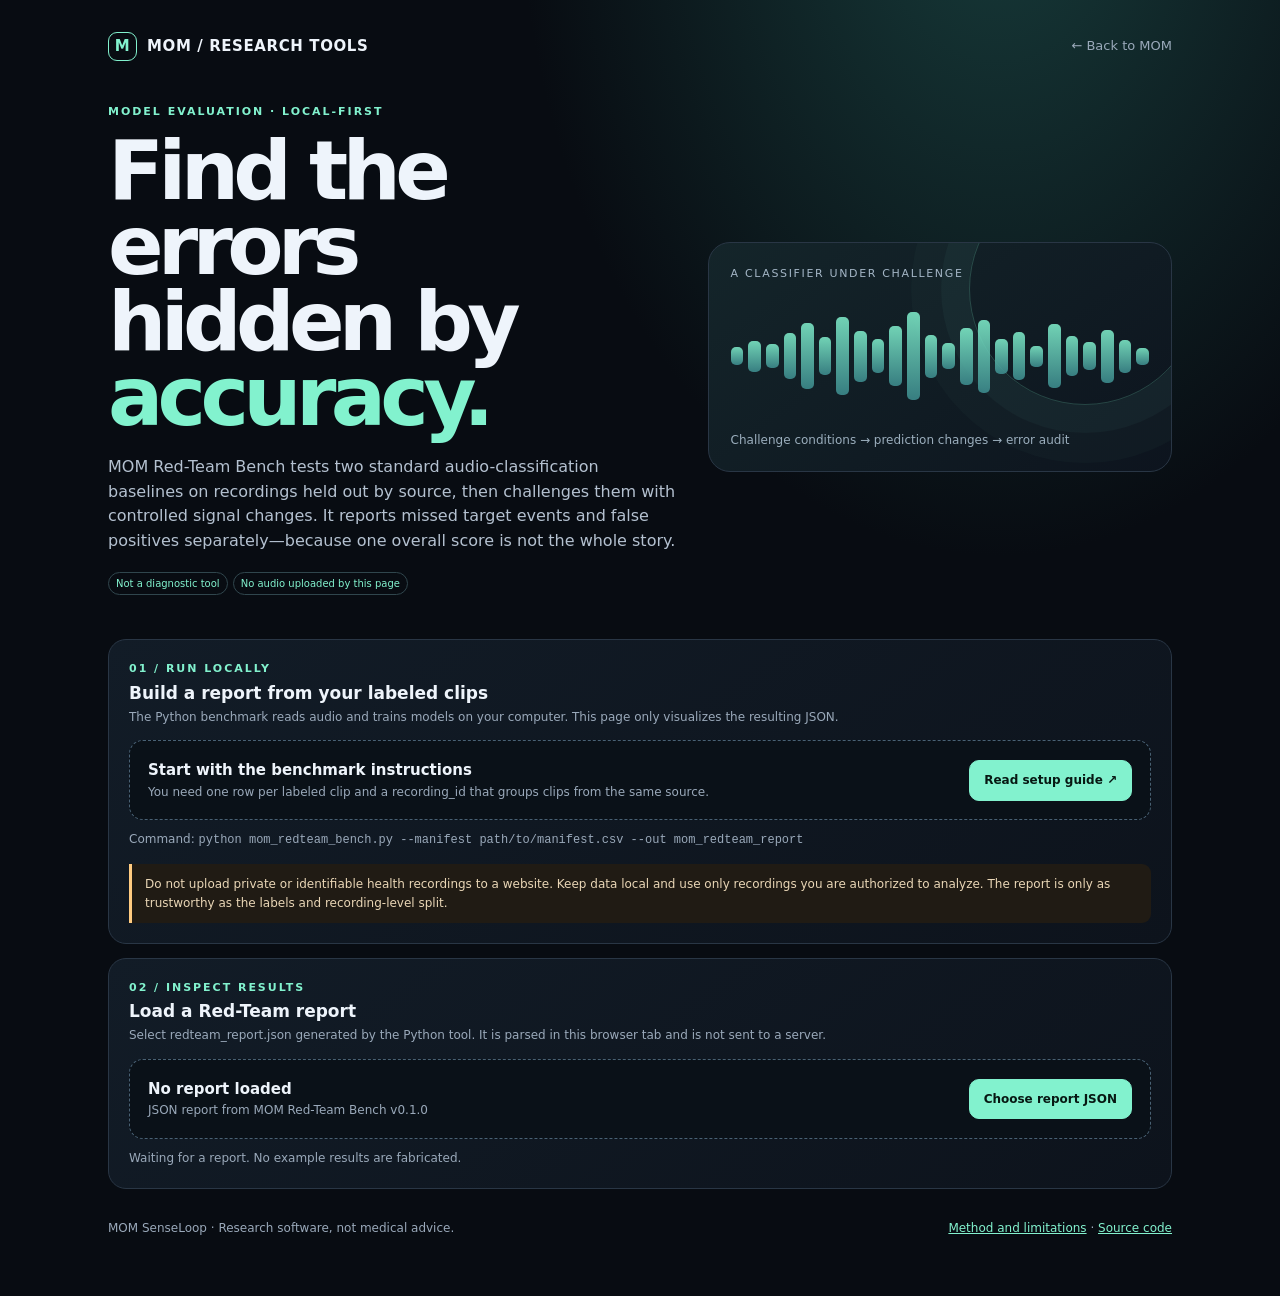
<file: docs/red-team-bench.html>
<!doctype html>
<html lang="en">
<head>
<meta charset="utf-8">
<meta name="viewport" content="width=device-width,initial-scale=1">
<meta name="theme-color" content="#090d14">
<meta name="description" content="MOM Red-Team Bench audits bowel-sound classifier errors on held-out recordings and controlled acoustic challenges. Research tool, not a diagnostic system.">
<title>Red-Team Bench — MOM SenseLoop</title>
<style>
:root{color-scheme:dark;--bg:#080c12;--panel:#111923;--line:#293645;--muted:#9aa9ba;--text:#eef4fb;--mint:#82f2ce;--amber:#ffcb80;--red:#ff8e9a;--blue:#8bbdff}
*{box-sizing:border-box}body{margin:0;background:radial-gradient(ellipse at 78% -10%,#173b3a 0,transparent 34%),var(--bg);color:var(--text);font:15px/1.55 Inter,ui-sans-serif,system-ui,-apple-system,sans-serif}.shell{max-width:1160px;margin:auto;padding:24px clamp(16px,4vw,48px) 60px}.top{display:flex;justify-content:space-between;align-items:center;gap:16px;padding:8px 0 42px}.brand{display:flex;gap:10px;align-items:center;font-weight:800;letter-spacing:.04em}.orb{width:29px;height:29px;border:1px solid var(--mint);border-radius:9px;display:grid;place-items:center;color:var(--mint)}a{color:var(--mint)}.back{color:var(--muted);text-decoration:none;font-size:13px}.eyebrow{color:var(--mint);font-size:11px;letter-spacing:.18em;text-transform:uppercase;font-weight:800}.hero{display:grid;grid-template-columns:1.1fr .9fr;gap:32px;align-items:center;margin-bottom:28px}.hero h1{font-size:clamp(43px,7vw,82px);line-height:.92;letter-spacing:-.07em;margin:13px 0 20px;max-width:700px}.hero h1 span{color:var(--mint)}.hero p{color:#b4c1d0;max-width:620px;font-size:16px}.art{border:1px solid var(--line);border-radius:22px;padding:22px;background:linear-gradient(145deg,#14252a,#0d141e);min-height:230px;display:flex;flex-direction:column;justify-content:space-between;position:relative;overflow:hidden}.art:after{content:"";position:absolute;width:230px;height:230px;border:1px solid #82f2ce35;border-radius:50%;right:-30px;top:-70px;box-shadow:0 0 0 28px #82f2ce09,0 0 0 58px #82f2ce06}.art-label{position:relative;z-index:1;color:#a4b6c6;font-size:11px;letter-spacing:.15em;text-transform:uppercase}.bars{height:100px;display:flex;align-items:center;gap:5px;position:relative;z-index:1}.bars i{display:block;flex:1;min-width:2px;background:linear-gradient(180deg,var(--mint),#3e8f91);border-radius:5px;opacity:.85}.art-foot{position:relative;z-index:1;font-size:12px;color:#9baebd}.panel{background:linear-gradient(145deg,#121c27,#0d131c);border:1px solid var(--line);border-radius:18px;padding:20px;margin-top:14px}.head{display:flex;justify-content:space-between;align-items:flex-start;gap:14px;margin-bottom:14px}.head h2{font-size:17px;margin:2px 0}.sub{font-size:12px;color:var(--muted)}.upload{border:1px dashed #496174;border-radius:14px;padding:18px;background:#0a1118;display:flex;align-items:center;justify-content:space-between;gap:16px;flex-wrap:wrap}.btn{display:inline-flex;align-items:center;justify-content:center;border:1px solid #3b5363;border-radius:10px;padding:10px 14px;background:#172631;color:var(--text);font-weight:750;font-size:12px;cursor:pointer;text-decoration:none}.btn.primary{background:var(--mint);color:#071813;border-color:var(--mint)}.btn:hover{filter:brightness(1.1)}input[type=file]{display:none}.status{color:var(--muted);font-size:12px;margin-top:10px;min-height:18px}.metrics{display:grid;grid-template-columns:repeat(4,1fr);gap:10px;margin-top:14px}.metric{background:#0a1118;border:1px solid #253444;border-radius:13px;padding:14px;min-width:0}.label{font-size:10px;letter-spacing:.1em;text-transform:uppercase;color:var(--muted)}.value{font-size:clamp(22px,3vw,31px);letter-spacing:-.05em;font-weight:800;margin:5px 0}.hint{font-size:11px;color:var(--muted)}.tables{display:grid;grid-template-columns:1fr 1fr;gap:14px;margin-top:14px}.table-wrap{overflow:auto}table{width:100%;border-collapse:collapse;font-size:12px;white-space:nowrap}th,td{text-align:left;padding:10px 9px;border-bottom:1px solid #273441}th{color:#a7b8c9;font-size:10px;text-transform:uppercase;letter-spacing:.07em}td{color:#e1eaf4}.pill{display:inline-block;border:1px solid #30464d;border-radius:99px;padding:3px 7px;color:var(--mint);font-size:10px}.barrow{display:grid;grid-template-columns:120px 1fr 45px;gap:9px;align-items:center;margin:12px 0;font-size:11px;color:#b5c2d0}.track{height:8px;border-radius:99px;background:#253341;overflow:hidden}.track i{display:block;height:100%;background:linear-gradient(90deg,var(--blue),var(--mint));border-radius:99px}.notice{border-left:3px solid var(--amber);padding:11px 13px;background:#201b14;border-radius:0 9px 9px 0;color:#e9d6b6;font-size:12px;margin-top:14px}.hidden{display:none}.empty{padding:24px 8px;text-align:center;color:var(--muted);font-size:13px}.footer{margin-top:30px;color:var(--muted);font-size:12px;display:flex;justify-content:space-between;gap:12px;flex-wrap:wrap}
@media(max-width:780px){.hero{grid-template-columns:1fr}.art{min-height:180px}.metrics{grid-template-columns:repeat(2,1fr)}.tables{grid-template-columns:1fr}.top{padding-bottom:28px}}@media(max-width:420px){.metrics{grid-template-columns:1fr 1fr}.barrow{grid-template-columns:100px 1fr 40px}}
</style>
</head>
<body><div class="shell">
<header class="top"><div class="brand"><span class="orb">M</span><span>MOM / RESEARCH TOOLS</span></div><a class="back" href="index.html">← Back to MOM</a></header>
<section class="hero"><div><div class="eyebrow">Model evaluation · local-first</div><h1>Find the errors<br>hidden by <span>accuracy.</span></h1><p>MOM Red-Team Bench tests two standard audio-classification baselines on recordings held out by source, then challenges them with controlled signal changes. It reports missed target events and false positives separately—because one overall score is not the whole story.</p><p><span class="pill">Not a diagnostic tool</span> <span class="pill">No audio uploaded by this page</span></p></div>
<div class="art"><div class="art-label">A classifier under challenge</div><div class="bars" aria-label="Illustrative signal graphic"><i style="height:18%"></i><i style="height:31%"></i><i style="height:24%"></i><i style="height:46%"></i><i style="height:66%"></i><i style="height:38%"></i><i style="height:78%"></i><i style="height:51%"></i><i style="height:34%"></i><i style="height:60%"></i><i style="height:88%"></i><i style="height:43%"></i><i style="height:26%"></i><i style="height:57%"></i><i style="height:73%"></i><i style="height:35%"></i><i style="height:48%"></i><i style="height:21%"></i><i style="height:64%"></i><i style="height:40%"></i><i style="height:28%"></i><i style="height:53%"></i><i style="height:33%"></i><i style="height:17%"></i></div><div class="art-foot">Challenge conditions → prediction changes → error audit</div></div></section>
<section class="panel"><div class="head"><div><div class="eyebrow">01 / Run locally</div><h2>Build a report from your labeled clips</h2><div class="sub">The Python benchmark reads audio and trains models on your computer. This page only visualizes the resulting JSON.</div></div></div>
<div class="upload"><div><strong>Start with the benchmark instructions</strong><div class="sub">You need one row per labeled clip and a recording_id that groups clips from the same source.</div></div><a class="btn primary" href="MOM_REDTEAM_BENCH.md">Read setup guide ↗</a></div>
<div class="status">Command: <code>python mom_redteam_bench.py --manifest path/to/manifest.csv --out mom_redteam_report</code></div>
<div class="notice">Do not upload private or identifiable health recordings to a website. Keep data local and use only recordings you are authorized to analyze. The report is only as trustworthy as the labels and recording-level split.</div></section>
<section class="panel"><div class="head"><div><div class="eyebrow">02 / Inspect results</div><h2>Load a Red-Team report</h2><div class="sub">Select redteam_report.json generated by the Python tool. It is parsed in this browser tab and is not sent to a server.</div></div></div>
<div class="upload"><div><strong id="fileName">No report loaded</strong><div class="sub">JSON report from MOM Red-Team Bench v0.1.0</div></div><label class="btn primary" for="reportFile">Choose report JSON</label><input id="reportFile" type="file" accept=".json,application/json"></div><div id="status" class="status" role="status" aria-live="polite">Waiting for a report. No example results are fabricated.</div>
<div id="results" class="hidden">
<div id="metrics" class="metrics"></div>
<div class="tables"><div class="panel"><div class="head"><div><h2>Baseline performance</h2><div class="sub">Held-out recordings only</div></div></div><div class="table-wrap"><table><thead><tr><th>Model</th><th>Recall</th><th>Specificity</th><th>F1</th><th>AUROC</th></tr></thead><tbody id="baselineRows"></tbody></table></div></div>
<div class="panel"><div class="head"><div><h2>Where recall falls</h2><div class="sub">Lowest event recall by model and probe</div></div></div><div id="worstRows"></div></div></div>
<div class="panel"><div class="head"><div><h2>Counterfactual condition matrix</h2><div class="sub">A prediction change is not automatically an error; compare it with the supplied label and test protocol.</div></div></div><div class="table-wrap"><table><thead><tr><th>Model</th><th>Condition</th><th>Recall</th><th>False negatives</th><th>False positives</th><th>Flip rate</th><th>Mean |Δ probability|</th></tr></thead><tbody id="conditionRows"></tbody></table></div></div>
<div class="notice">These are research metrics, not estimates of patient harm. Noise, clipping, and shifts can alter the underlying acoustic evidence. A single grouped holdout is exploratory and should not be presented as clinical validation.</div>
</div></section>
<footer class="footer"><span>MOM SenseLoop · Research software, not medical advice.</span><span><a href="MOM_REDTEAM_BENCH.md">Method and limitations</a> · <a href="mom_redteam_bench.py">Source code</a></span></footer>
</div>
<script>
const $=id=>document.getElementById(id);
const pct=v=>Number.isFinite(v)?(v*100).toFixed(1)+"%":"—";
const num=v=>Number.isFinite(v)?v.toFixed(3):"—";
function el(tag,txt){const n=document.createElement(tag);n.textContent=txt;return n}
function loadReport(r){
 if(!r||r.tool!=="MOM Red-Team Bench"||!r.models||!r.split)throw new Error("This doesn't look like a MOM Red-Team Bench JSON report.");
 $("results").classList.remove("hidden");$("status").textContent="Report loaded locally. "+r.split.test_clips+" held-out clips across "+r.split.test_recordings.length+" held-out recording groups.";
 $("metrics").replaceChildren();
 const cards=[["Held-out clips",String(r.split.test_clips),"Not training clips"],["Held-out recordings",String(r.split.test_recordings.length),"Groups kept separate"],["Models",String(Object.keys(r.models).length),"Standard baselines"],["Probe conditions","6","Plus unchanged baseline"]];
 cards.forEach(([l,v,h])=>{const d=el("div","");d.className="metric";d.append(el("div",l));d.lastChild.className="label";d.append(el("div",v));d.lastChild.className="value";d.append(el("div",h));d.lastChild.className="hint";$("metrics").append(d)});
 $("baselineRows").replaceChildren();$("worstRows").replaceChildren();$("conditionRows").replaceChildren();
 const models=Object.entries(r.models);
 models.forEach(([name,m])=>{const tr=el("tr","");[name,pct(m.baseline.event_sensitivity_recall),pct(m.baseline.non_event_specificity),num(m.baseline.f1),num(m.baseline.auroc)].forEach(v=>tr.append(el("td",v)));$("baselineRows").append(tr);
 const conditions=Object.entries(m.conditions||{});const worst=conditions.sort((a,b)=>(a[1].event_sensitivity_recall??1)-(b[1].event_sensitivity_recall??1))[0];
 const box=el("div","");box.className="barrow";box.append(el("div",name.replaceAll("_"," ")));const track=el("div","");track.className="track";const fill=el("i","");fill.style.width=pct(worst?.[1]?.event_sensitivity_recall??0);track.append(fill);box.append(track);box.append(el("div",pct(worst?.[1]?.event_sensitivity_recall)));$("worstRows").append(box);const hint=el("div",worst?("Lowest recall: "+worst[0].replaceAll("_"," ")): "No condition data");hint.className="sub";$("worstRows").append(hint);
 Object.entries(m.conditions||{}).forEach(([condition,v])=>{const row=el("tr","");[name,condition.replaceAll("_"," "),pct(v.event_sensitivity_recall),String(v.false_negatives??"—"),String(v.false_positives??"—"),pct(v.prediction_flip_rate_vs_baseline),num(v.mean_absolute_probability_shift)].forEach(x=>row.append(el("td",x)));$("conditionRows").append(row)});
 });
}
$("reportFile").addEventListener("change",async e=>{const file=e.target.files?.[0];if(!file)return;$("fileName").textContent=file.name;try{const report=JSON.parse(await file.text());loadReport(report)}catch(err){$("results").classList.add("hidden");$("status").textContent="Could not read report: "+err.message}});
</script></body></html>
</file>
<file: assets/mom-suite.css>
@import url('https://fonts.googleapis.com/css2?family=DM+Sans:wght@400;500;600;700&family=Manrope:wght@400;500;600;700;800&display=swap');
:root{--ink:#152e32;--ink-2:#395457;--muted:#5d7373;--paper:#f5f8f6;--paper-2:#edf3f0;--white:#fff;--line:rgba(31,75,73,.12);--teal:#176f65;--mint:#c9f0df;--lime:#dff3a7;--blue:#dcebf7;--shadow:0 24px 70px rgba(28,62,57,.10);--radius:26px;--max:1200px}
*{box-sizing:border-box}html{scroll-behavior:smooth;scroll-padding-top:90px}body{margin:0;background:var(--paper);color:var(--ink);font-family:'DM Sans',sans-serif;-webkit-font-smoothing:antialiased}a{color:inherit;text-decoration:none}button,input{font:inherit}button,a,input{ -webkit-tap-highlight-color:transparent}button:focus-visible,a:focus-visible,input:focus-visible{outline:3px solid #5eaa9c;outline-offset:4px}::selection{background:#c9f0df;color:#123f3b}.wrap{width:min(var(--max),calc(100% - 48px));margin-inline:auto}.site-header{position:sticky;top:0;z-index:50;background:rgba(245,248,246,.78);backdrop-filter:blur(22px) saturate(160%);-webkit-backdrop-filter:blur(22px) saturate(160%);border-bottom:1px solid rgba(31,75,73,.08)}.nav{height:78px;display:flex;align-items:center;justify-content:space-between;gap:24px}.brand{display:flex;align-items:center;gap:12px;font-family:Manrope,sans-serif;font-weight:800;letter-spacing:-.04em}.brand-mark{display:grid;place-items:center;width:38px;height:38px;border-radius:13px;background:var(--ink);color:#d8f4e5;box-shadow:inset 0 1px 0 #ffffff40}.brand-mark svg{width:23px;height:23px}.brand small{display:block;font-family:'DM Sans',sans-serif;color:var(--muted);font-size:10px;font-weight:700;letter-spacing:.15em;text-transform:uppercase;margin-top:1px}.nav-links{display:flex;align-items:center;gap:28px;color:#597174;font-size:13px;font-weight:600}.nav-links a:hover{color:var(--teal)}.nav-actions{display:flex;gap:10px;align-items:center}.btn{display:inline-flex;align-items:center;justify-content:center;gap:10px;min-height:45px;padding:0 18px;border-radius:999px;border:1px solid transparent;font-size:13px;font-weight:700;cursor:pointer;transition:transform .2s ease,box-shadow .2s ease,background .2s ease}.btn:hover{transform:translateY(-2px)}.btn-dark{background:var(--ink);color:white;box-shadow:0 7px 18px #183c3620}.btn-dark:hover{background:#21494a;box-shadow:0 12px 24px #183c3626}.btn-glass{background:rgba(255,255,255,.62);border-color:var(--line);color:var(--ink)}.btn-mint{background:var(--mint);color:#174e44}.btn svg{width:16px;height:16px}.menu-toggle{display:none;border:1px solid var(--line);border-radius:50%;width:42px;height:42px;background:#fff;color:var(--ink)}.hero{position:relative;overflow:hidden;padding:86px 0 70px;background:radial-gradient(ellipse at 79% 34%,#d7eee5 0,transparent 36%),radial-gradient(ellipse at 13% 0%,#e7f0e6 0,transparent 35%),linear-gradient(180deg,#f7faf7 0%,#f2f7f4 100%)}.hero:before{content:"";position:absolute;inset:0;opacity:.27;pointer-events:none;background-image:radial-gradient(#8eb9aa 1px,transparent 1px);background-size:22px 22px;mask-image:linear-gradient(90deg,transparent 10%,black 100%)}.hero-grid{position:relative;display:grid;grid-template-columns:1.04fr .96fr;gap:56px;align-items:center}.eyebrow{display:inline-flex;align-items:center;gap:9px;color:var(--teal);font-size:11px;font-weight:800;letter-spacing:.16em;text-transform:uppercase}.eyebrow:before{content:"";width:24px;height:1px;background:currentColor}.eyebrow .live-dot{width:7px;height:7px;border-radius:50%;background:#50a58e;box-shadow:0 0 0 4px #50a58e20}.hero h1{font-family:Manrope,sans-serif;font-size:clamp(46px,6vw,78px);line-height:.99;letter-spacing:-.075em;max-width:680px;margin:24px 0 22px;font-weight:700}.hero h1 span{color:var(--teal)}.hero-copy{max-width:530px;color:#5f7677;font-size:17px;line-height:1.8}.hero-actions{display:flex;gap:12px;flex-wrap:wrap;margin-top:30px}.trust-line{display:flex;align-items:center;gap:12px;margin-top:30px;color:#5d7373;font-size:11px;line-height:1.6}.trust-line svg{width:17px;flex:none;color:var(--teal)}.hero-art{position:relative;min-height:470px;display:grid;place-items:center}.orbital{position:absolute;width:min(440px,100%);aspect-ratio:1;border-radius:50%;border:1px solid #aacfc32b;box-shadow:inset 0 0 90px #cde8dc45,0 0 0 34px #ffffff45,0 0 0 35px #aacfc322}.orbital:before,.orbital:after{content:"";position:absolute;border:1px solid #8dbcae52;border-radius:50%;inset:40px}.orbital:after{inset:90px}.signal-panel{position:relative;width:min(430px,100%);padding:23px;border:1px solid #ffffffc9;border-radius:28px;background:linear-gradient(135deg,#ffffffd9,#ffffff8a);box-shadow:0 30px 90px #2a66511c,inset 0 1px 0 white;backdrop-filter:blur(18px);transform:rotate(-1.4deg)}.signal-top{display:flex;align-items:center;justify-content:space-between;gap:12px;margin-bottom:22px}.signal-label{font-size:11px;font-weight:800;letter-spacing:.12em;text-transform:uppercase;color:#55706e}.signal-state{display:flex;align-items:center;gap:6px;font-size:10px;color:#397b68;background:#e2f6e9;padding:7px 10px;border-radius:99px;font-weight:700}.signal-state:before{content:"";width:6px;height:6px;border-radius:50%;background:#55a884}.wave-svg{width:100%;height:125px;display:block}.signal-meta{display:grid;grid-template-columns:repeat(3,1fr);gap:8px;margin-top:14px}.signal-stat{background:#f4f8f5c9;border:1px solid #dceae3;border-radius:13px;padding:12px}.signal-stat strong{display:block;font-family:Manrope,sans-serif;font-size:19px;letter-spacing:-.05em}.signal-stat span{display:block;font-size:9px;line-height:1.4;color:#627873;margin-top:4px}.float-chip{position:absolute;display:flex;align-items:center;gap:10px;padding:12px 15px;border-radius:17px;background:#ffffffd9;border:1px solid #ffffffed;box-shadow:0 16px 38px #27574816;backdrop-filter:blur(16px);font-size:11px;font-weight:700;color:#456260}.float-chip svg{width:18px;height:18px;color:var(--teal)}.chip-one{top:42px;right:0}.chip-two{bottom:56px;left:-4px}.chip-three{bottom:12px;right:28px}.section{padding:100px 0}.section-white{background:#fff}.section-soft{background:#edf4f0}.section-head{display:flex;align-items:flex-end;justify-content:space-between;gap:30px;margin-bottom:42px}.section-head .intro{max-width:630px}.section-kicker{font-size:11px;color:var(--teal);font-weight:800;letter-spacing:.15em;text-transform:uppercase}.section-title{font-family:Manrope,sans-serif;font-size:clamp(32px,4.3vw,52px);line-height:1.07;letter-spacing:-.065em;margin:14px 0 14px;font-weight:700}.section-copy{font-size:15px;line-height:1.8;color:#5c7272;max-width:650px;margin:0}.small-link{font-size:12px;font-weight:800;color:var(--teal);white-space:nowrap}.small-link span{display:inline-block;margin-left:6px;transition:transform .2s}.small-link:hover span{transform:translateX(4px)}.capability-grid{display:grid;grid-template-columns:repeat(12,minmax(0,1fr));gap:16px}.cap-card{position:relative;overflow:hidden;display:flex;flex-direction:column;min-height:340px;padding:27px;border-radius:var(--radius);border:1px solid var(--line);background:linear-gradient(145deg,#ffffffeb,#ffffffa3);box-shadow:0 10px 40px #1c48470a;transition:transform .24s,box-shadow .24s,border-color .24s}.cap-card:hover{transform:translateY(-5px);box-shadow:0 24px 60px #1c484714;border-color:#8eb9ac80}.cap-card.wide{grid-column:span 7}.cap-card.narrow{grid-column:span 5}.cap-card.third{grid-column:span 4;min-height:300px}.cap-top{display:flex;align-items:center;justify-content:space-between;gap:14px}.cap-icon{width:46px;height:46px;display:grid;place-items:center;border-radius:16px;background:#e2f3e9;color:var(--teal)}.cap-icon svg{width:22px;height:22px}.cap-index{font-size:10px;font-weight:800;letter-spacing:.14em;color:#6e8984}.cap-card h3{font-family:Manrope,sans-serif;font-size:26px;letter-spacing:-.055em;margin:22px 0 10px}.cap-card p{font-size:13px;line-height:1.75;color:#5c7272;margin:0;max-width:480px}.cap-tags{display:flex;gap:7px;flex-wrap:wrap;margin-top:18px}.tag{display:inline-flex;align-items:center;padding:7px 10px;border-radius:999px;border:1px solid #dce9e3;background:#f6faf7;color:#5d7772;font-size:10px;font-weight:700}.cap-bottom{position:relative;z-index:2;margin-top:auto;padding-top:25px;display:flex;align-items:center;justify-content:space-between;gap:16px}.cap-cta{font-size:12px;font-weight:800;color:var(--teal);background:transparent;border:0;padding:0;cursor:pointer;font-family:inherit;text-align:left}.cap-cta svg{width:15px;height:15px;vertical-align:middle;margin-left:5px;transition:transform .2s}.cap-card:hover .cap-cta svg{transform:translate(3px,-3px)}.cap-visual{position:absolute;right:-18px;bottom:2px;width:48%;height:150px;opacity:.9;pointer-events:none}.cap-visual svg{width:100%;height:100%}.wide .cap-visual{width:42%;right:0;bottom:8px;z-index:0}.cap-card.wide p{max-width:54%}.cap-card h3,.cap-card p,.cap-top,.cap-tags{position:relative;z-index:1}.cap-card.narrow .cap-visual{width:46%;height:125px}.cap-card.third .cap-visual{position:relative;right:auto;bottom:auto;width:100%;height:78px;margin-top:22px;opacity:.8}.research-note{display:flex;align-items:flex-start;gap:14px;padding:18px 20px;border-radius:18px;background:#f4f8f5;border:1px solid #dfeae3;color:#5c7272;font-size:12px;line-height:1.75;margin-top:20px}.research-note svg{width:19px;height:19px;flex:none;color:var(--teal)}.research-note strong{color:#2f5150}.workflow{display:grid;grid-template-columns:.78fr 1.22fr;gap:70px;align-items:start}.workflow-left{position:sticky;top:112px}.workflow-list{display:grid;gap:12px}.workflow-step{display:grid;grid-template-columns:52px 1fr;gap:18px;padding:24px;border:1px solid var(--line);border-radius:21px;background:#ffffffa8}.step-number{width:42px;height:42px;border-radius:14px;display:grid;place-items:center;background:#dff1e7;color:var(--teal);font-family:Manrope,sans-serif;font-weight:800}.workflow-step h3{font-family:Manrope,sans-serif;font-size:17px;letter-spacing:-.035em;margin:1px 0 8px}.workflow-step p{font-size:13px;line-height:1.75;color:#5c7272;margin:0}.step-meta{font-size:10px;font-weight:800;letter-spacing:.1em;color:#66827b;text-transform:uppercase;margin-top:12px;display:block}.lab{background:#142e32;color:#f4f8f4;position:relative;overflow:hidden}.lab:before{content:"";position:absolute;width:560px;height:560px;border-radius:50%;border:1px solid #d5eee50f;top:-230px;right:-120px;box-shadow:0 0 0 50px #d5eee506,0 0 0 100px #d5eee504}.lab .section-kicker{color:#b3e8d0}.lab .section-copy{color:#a5bbba}.lab-grid{display:grid;grid-template-columns:.9fr 1.1fr;gap:56px;align-items:start;position:relative}.lab-panel{padding:26px;border-radius:26px;border:1px solid #ffffff25;background:linear-gradient(145deg,#ffffff13,#ffffff08);box-shadow:0 24px 80px #061b1a38;backdrop-filter:blur(18px)}.lab-panel h3{font-family:Manrope,sans-serif;font-size:21px;letter-spacing:-.04em;margin:0 0 8px}.lab-panel .sub{font-size:12px;line-height:1.7;color:#a6bdbc;margin-bottom:20px}.mode-switch{display:flex;gap:6px;padding:5px;border-radius:14px;background:#071d1d;border:1px solid #ffffff18;margin-bottom:18px}.mode-switch button{flex:1;min-width:0;border:0;background:transparent;color:#9fb8b4;border-radius:10px;padding:10px 8px;font-size:11px;font-weight:700;cursor:pointer}.mode-switch button[aria-pressed=true]{background:#c9f0df;color:#194a43;box-shadow:0 4px 10px #0002}.upload-zone{border:1px dashed #6d9990;border-radius:18px;padding:22px;text-align:center;background:#ffffff07;transition:background .2s,border-color .2s}.upload-zone.drag{background:#c9f0df15;border-color:#c9f0df}.upload-icon{width:44px;height:44px;border-radius:15px;display:grid;place-items:center;background:#c9f0df17;color:#c9f0df;margin:0 auto 12px}.upload-icon svg{width:21px;height:21px}.upload-zone strong{display:block;font-size:13px}.upload-zone p{font-size:11px;line-height:1.6;color:#a5bcba;margin:8px auto 14px;max-width:270px}.upload-zone input{position:absolute;width:1px;height:1px;opacity:0;pointer-events:none}#audioFile:focus-visible+label{outline:3px solid #c9f0df;outline-offset:4px}.upload-zone label{display:inline-flex;align-items:center;justify-content:center;padding:11px 15px;border-radius:99px;background:#c9f0df;color:#16473f;font-size:11px;font-weight:800;cursor:pointer}.local-note{font-size:10px;color:#a7bfba;line-height:1.7;margin-top:12px;display:flex;align-items:flex-start;gap:8px}.local-note svg{width:14px;height:14px;flex:none;color:#bcebd4}.lab-report{min-height:380px;overflow:hidden}.report-empty{min-height:330px;display:grid;place-items:center;text-align:center;padding:30px}.report-empty-inner{max-width:300px}.report-orb{width:100px;height:100px;margin:0 auto 20px;border-radius:50%;display:grid;place-items:center;border:1px solid #b6e4d32b;background:radial-gradient(circle,#c9f0df20,transparent 68%);color:#c9f0df}.report-orb svg{width:42px;height:42px}.report-empty h4{font-family:Manrope,sans-serif;font-size:19px;letter-spacing:-.04em;margin:0 0 8px}.report-empty p{font-size:12px;line-height:1.75;color:#9eb6b4;margin:0}.report-live{display:none}.report-live.active{display:block}.report-top{display:flex;justify-content:space-between;gap:18px;align-items:flex-start;margin-bottom:18px}.report-top h4{font-family:Manrope,sans-serif;font-size:18px;letter-spacing:-.04em;margin:0 0 5px}.report-top p{font-size:11px;color:#a6b9b8;margin:0}.report-badge{font-size:9px;font-weight:800;text-transform:uppercase;letter-spacing:.12em;padding:7px 9px;border-radius:99px;color:#c9f0df;background:#c9f0df16;white-space:nowrap}.wave-box{border:1px solid #ffffff17;border-radius:15px;background:#071d1d;padding:12px}.wave-box canvas{display:block;width:100%;height:112px}.wave-axis{display:flex;justify-content:space-between;color:#7e9a96;font-size:9px;margin-top:8px}.report-metrics{display:grid;grid-template-columns:repeat(3,1fr);gap:8px;margin-top:12px}.report-metric{padding:13px;border-radius:13px;background:#ffffff08;border:1px solid #ffffff14;min-width:0}.report-metric strong{display:block;font-family:Manrope,sans-serif;font-size:19px;letter-spacing:-.05em}.report-metric span{display:block;color:#8ea9a5;font-size:9px;line-height:1.45;margin-top:4px}.segment-list{display:grid;gap:7px;margin-top:16px}.segment-row{display:grid;grid-template-columns:66px 1fr auto;gap:10px;align-items:center;padding:10px 11px;border:1px solid #ffffff12;background:#ffffff06;border-radius:11px;font-size:10px;color:#c0d1cd}.segment-track{height:5px;border-radius:99px;background:#ffffff12;overflow:hidden}.segment-track span{display:block;height:100%;border-radius:99px;background:#c9f0df}.report-foot{font-size:10px;line-height:1.7;color:#9bb2ae;margin-top:15px}.report-foot strong{color:#d8f2e5}.report-error{font-size:12px;color:#f2c7b9;margin-top:10px;min-height:16px}.method-grid{display:grid;grid-template-columns:repeat(3,1fr);gap:16px}.method-card{padding:25px;border-radius:22px;border:1px solid var(--line);background:#ffffffad}.method-card .num{font-family:Manrope,sans-serif;font-size:11px;font-weight:800;color:#617e76;letter-spacing:.14em}.method-card h3{font-family:Manrope,sans-serif;font-size:19px;letter-spacing:-.04em;margin:24px 0 9px}.method-card p{font-size:12px;line-height:1.8;color:#5c7272;margin:0}.method-card a{display:inline-block;margin-top:18px;color:var(--teal);font-size:11px;font-weight:800}.limits{display:grid;grid-template-columns:1fr 1fr;gap:35px;align-items:center}.limits-card{border:1px solid var(--line);border-radius:26px;padding:28px;background:#ffffffad}.limit-row{display:flex;gap:13px;padding:15px 0;border-bottom:1px solid var(--line)}.limit-row:last-child{border-bottom:0}.limit-row svg{width:18px;height:18px;flex:none;color:var(--teal);margin-top:1px}.limit-row strong{display:block;font-size:12px;margin-bottom:4px}.limit-row p{font-size:11px;line-height:1.65;color:#5c7272;margin:0}.closing{padding:75px 0;background:linear-gradient(135deg,#dff2e7,#e9f0df)}.closing-inner{display:flex;align-items:center;justify-content:space-between;gap:30px}.closing h2{font-family:Manrope,sans-serif;font-size:clamp(28px,4vw,43px);line-height:1.1;letter-spacing:-.065em;margin:0 0 10px;max-width:630px}.closing p{font-size:13px;color:#5f7774;line-height:1.7;margin:0;max-width:600px}.footer{background:#142e32;color:#e6f1ec;padding:48px 0 26px}.footer-main{display:flex;justify-content:space-between;gap:35px;padding-bottom:34px;border-bottom:1px solid #ffffff1a}.footer-about{max-width:370px}.footer-about p{font-size:12px;line-height:1.8;color:#9db6b1}.footer-links{display:flex;gap:60px}.footer-col strong{display:block;font-size:10px;letter-spacing:.14em;text-transform:uppercase;color:#c9f0df;margin-bottom:15px}.footer-col a{display:block;font-size:11px;color:#a7bfba;margin:10px 0}.footer-col a:hover{color:white}.footer-bottom{display:flex;justify-content:space-between;gap:20px;flex-wrap:wrap;padding-top:22px;font-size:10px;line-height:1.7;color:#87a29d}.footer-bottom a{text-decoration:underline;text-underline-offset:3px}.mobile-menu{display:none}.hidden{display:none!important}
@media(max-width:1000px){.hero-grid{gap:28px}.hero-art{min-height:400px}.chip-one{right:-6px}.cap-card.wide,.cap-card.narrow{grid-column:span 6}.cap-card.third{grid-column:span 4}.workflow{gap:35px}.lab-grid{gap:28px}.nav-links{gap:16px}.nav-actions .btn-glass{display:none}}
@media(max-width:760px){.wrap{width:min(var(--max),calc(100% - 34px))}.nav{height:68px}.nav-links,.nav-actions{display:none}.menu-toggle{display:grid;place-items:center}.mobile-menu{position:absolute;top:68px;left:0;right:0;padding:10px 17px 18px;background:#f5f8f6f5;border-bottom:1px solid var(--line);backdrop-filter:blur(20px)}.mobile-menu.open{display:grid;gap:5px}.mobile-menu a{padding:13px 12px;border-radius:12px;font-size:13px;font-weight:700;color:#4d6968}.mobile-menu a:hover{background:#e6f1eb}.hero{padding:58px 0 42px}.hero-grid{grid-template-columns:1fr;gap:28px}.hero h1{font-size:clamp(43px,10vw,66px);max-width:600px}.hero-copy{font-size:15px}.hero-art{min-height:380px}.signal-panel{width:min(430px,88%)}.chip-one{right:0;top:18px}.chip-two{left:0;bottom:42px}.chip-three{right:8px;bottom:2px}.section{padding:72px 0}.section-head{display:block;margin-bottom:30px}.section-head .small-link{display:inline-block;margin-top:20px}.cap-card.wide,.cap-card.narrow,.cap-card.third{grid-column:span 12;min-height:300px}.cap-card.third{min-height:270px}.cap-visual{width:44%}.workflow{grid-template-columns:1fr;gap:26px}.workflow-left{position:static}.lab-grid{grid-template-columns:1fr;gap:18px}.lab-panel{padding:21px}.lab-report{min-height:300px}.report-empty{min-height:250px}.method-grid{grid-template-columns:1fr}.method-card{padding:22px}.limits{grid-template-columns:1fr;gap:24px}.closing-inner{align-items:flex-start;flex-direction:column}.footer-main{flex-direction:column}.footer-links{gap:36px;flex-wrap:wrap}.footer-bottom{flex-direction:column;gap:6px}}
@media(max-width:420px){.wrap{width:calc(100% - 28px)}.brand{font-size:14px}.brand-mark{width:35px;height:35px}.hero h1{font-size:43px}.hero-art{min-height:330px}.signal-panel{padding:16px;border-radius:22px}.signal-meta{gap:5px}.signal-stat{padding:9px}.signal-stat strong{font-size:16px}.float-chip{padding:10px 11px;font-size:10px}.chip-one{top:2px}.chip-two{bottom:31px}.section-title{font-size:34px}.cap-card{padding:22px}.cap-card h3{font-size:23px}.cap-visual{opacity:.35}.report-metrics{gap:5px}.report-metric{padding:10px}.report-metric strong{font-size:16px}.mode-switch button{font-size:10px;padding:9px 4px}.footer-links{gap:24px}}
@media(prefers-reduced-motion:reduce){*,*::before,*::after{scroll-behavior:auto!important;transition:none!important;animation:none!important}}

/* Device-first story: keep the hardware tangible and the research claims grounded. */
.device-story{position:relative;overflow:hidden;padding:100px 0 54px;background:linear-gradient(135deg,#173538 0%,#1b4141 55%,#244d47 100%);color:#f1f7f2}
.device-story:before{content:"";position:absolute;inset:0;pointer-events:none;opacity:.2;background-image:radial-gradient(#a7d8c3 1px,transparent 1px);background-size:24px 24px;mask-image:linear-gradient(100deg,transparent 0%,black 100%)}
.device-story-grid{position:relative;display:grid;grid-template-columns:.84fr 1.16fr;gap:58px;align-items:center}
.device-story .section-kicker{color:#b5e5cd}
.device-story .section-title{color:#f3f8f4;font-size:clamp(35px,4.2vw,53px)}
.device-story .section-copy{color:#bdd0c8;font-size:14px}
.device-copy .btn{margin-top:26px}
.device-facts{display:grid;grid-template-columns:repeat(3,minmax(0,1fr));gap:10px;margin-top:27px}
.device-facts>div{padding:14px 12px;border:1px solid #ffffff1e;border-radius:16px;background:#ffffff09}
.device-facts strong{display:block;font-family:Manrope,sans-serif;font-size:16px;letter-spacing:-.04em;color:#dcf4e5}
.device-facts span{display:block;font-size:10px;line-height:1.5;color:#9ebbb0;margin-top:5px}
.device-plate{min-width:0;padding:20px 22px 15px;border-radius:28px;border:1px solid #ffffff26;background:linear-gradient(145deg,#ffffff13,#ffffff07);box-shadow:0 30px 80px #071e1b45,inset 0 1px 0 #ffffff12;backdrop-filter:blur(18px)}
.device-plate-head,.device-plate-foot{display:flex;justify-content:space-between;align-items:center;gap:12px;flex-wrap:wrap;font-size:9px;font-weight:800;letter-spacing:.13em;color:#a8c9bb;text-transform:uppercase}
.device-live{display:inline-flex;align-items:center;gap:7px;letter-spacing:.02em;text-transform:none;font-weight:700}
.device-live i{width:6px;height:6px;border-radius:50%;background:#8de0b4;box-shadow:0 0 0 4px #8de0b41a}
.device-diagram{display:block;width:100%;height:auto;margin:12px 0 2px;overflow:visible}
.device-plate-foot{padding-top:12px;border-top:1px solid #ffffff17;letter-spacing:.02em;text-transform:none;font-weight:600;color:#91b2a5}
.research-loop{position:relative;display:grid;grid-template-columns:repeat(3,1fr);gap:12px;margin-top:32px}
.loop-step{display:flex;gap:14px;align-items:flex-start;padding:20px;border:1px solid #ffffff1b;border-radius:18px;background:#ffffff09}
.loop-step>span{display:grid;place-items:center;flex:none;width:32px;height:32px;border-radius:11px;background:#c9f0df;color:#174e44;font-size:11px;font-weight:800}
.loop-step strong{display:block;font-family:Manrope,sans-serif;font-size:14px;color:#f3f8f4}
.loop-step p{margin:6px 0 0;font-size:11px;line-height:1.65;color:#a8c3b7}
@media(max-width:900px){.device-story-grid{grid-template-columns:1fr;gap:34px}.device-copy{max-width:680px}.device-plate{max-width:760px;width:100%;margin-inline:auto}}
@media(max-width:760px){.device-story{padding:72px 0 36px}.device-story .section-title{font-size:clamp(34px,8vw,46px)}.research-loop{grid-template-columns:1fr;gap:9px}.loop-step{padding:16px}.device-plate{padding:15px 12px 12px;border-radius:22px}.device-plate-head{font-size:8px}.device-facts{gap:6px}.device-facts>div{padding:12px 9px}.device-facts strong{font-size:14px}.device-facts span{font-size:9px}}
</file>
<file: assets/scientific.css>
:root {
  --carbon: #f4f1e8;
  --surface: #fbf9f3;
  --surface-2: #ece8dc;
  --text: #19251f;
  --muted: #647069;
  --line: #d0cabd;
  --accent: #2f6b5f;
  --warning: #a45e3f;
  --danger: #a44a40;
  --sans: Inter, ui-sans-serif, system-ui, -apple-system, BlinkMacSystemFont, "Segoe UI", sans-serif;
  --mono: "SFMono-Regular", "Cascadia Code", "Roboto Mono", Consolas, monospace;
}

html {
  background: var(--carbon);
  color-scheme: light;
  scroll-padding-top: 88px;
}

body {
  min-width: 320px;
  background: var(--carbon);
  color: var(--text);
  font-family: var(--sans);
  letter-spacing: -0.006em;
}

button,
a,
input,
select,
textarea,
summary {
  transition: color 140ms ease, background-color 140ms ease, border-color 140ms ease, opacity 140ms ease;
}

button:focus-visible,
a:focus-visible,
input:focus-visible,
select:focus-visible,
textarea:focus-visible,
summary:focus-visible {
  outline: 2px solid var(--accent) !important;
  outline-offset: 3px;
}

[class*="rounded-"]:not([class*="rounded-full"]) {
  border-radius: 2px !important;
}

[class*="shadow"] {
  box-shadow: none !important;
}

.mom-icon {
  display: inline-block;
  flex: 0 0 auto;
}

.mom-logo {
  display: flex;
  align-items: center;
  gap: 12px;
}

.mom-logo__mark {
  display: grid;
  width: 38px;
  height: 38px;
  place-items: center;
  border: 1px solid var(--accent);
  color: var(--accent);
}

.mom-logo__name {
  color: var(--text);
  font-size: 14px;
  font-weight: 780;
  letter-spacing: -0.015em;
}

.mom-logo__meta {
  margin-top: 2px;
  color: var(--muted);
  font-family: var(--mono);
  font-size: 9px;
  letter-spacing: 0.14em;
  text-transform: uppercase;
}

.ui-button {
  display: inline-flex;
  min-height: 42px;
  align-items: center;
  justify-content: center;
  gap: 9px;
  border: 1px solid var(--line);
  border-radius: 2px;
  padding: 9px 14px;
  color: var(--text);
  font-size: 13px;
  font-weight: 730;
  letter-spacing: 0;
}

.ui-button:hover:not(:disabled) {
  border-color: var(--accent);
  background: var(--surface-2);
}

.ui-button:disabled {
  cursor: not-allowed;
  opacity: 0.45;
}

.ui-button--primary {
  border-color: var(--accent);
  background: var(--accent);
  color: var(--carbon);
}

.ui-button--primary:hover:not(:disabled) {
  border-color: #24594f;
  background: #24594f;
}

.ui-button--ghost {
  border-color: transparent;
  background: transparent;
  color: var(--muted);
}

.ui-button--google {
  border-color: var(--text);
  background: var(--text);
  color: var(--carbon);
}

.ui-button--danger {
  border-color: var(--danger);
  background: transparent;
  color: var(--danger);
}

.ui-badge {
  display: inline-flex;
  min-height: 27px;
  align-items: center;
  gap: 7px;
  border: 1px solid var(--line);
  border-radius: 2px;
  padding: 5px 8px;
  color: var(--muted);
  font-family: var(--mono);
  font-size: 10px;
  font-weight: 650;
  letter-spacing: 0.09em;
  text-transform: uppercase;
}

.ui-badge--good {
  border-color: var(--accent);
  color: var(--accent);
}

.ui-badge--warn,
.ui-badge--demo,
.ui-badge--coral {
  border-color: var(--warning);
  color: var(--warning);
}

.site-header {
  position: sticky;
  top: 0;
  z-index: 60;
  border-bottom: 1px solid var(--line);
  background: rgba(244, 241, 232, 0.96);
  backdrop-filter: blur(8px);
}

.site-header__inner {
  display: flex;
  min-height: 72px;
  max-width: 1320px;
  align-items: center;
  justify-content: space-between;
  gap: 24px;
  margin: 0 auto;
  padding: 0 28px;
}

.site-header__nav {
  display: flex;
  align-items: center;
  gap: 2px;
}

.public-hero {
  display: grid;
  max-width: 1320px;
  min-height: 690px;
  grid-template-columns: minmax(0, 1.08fr) minmax(390px, 0.92fr);
  align-items: center;
  gap: clamp(52px, 8vw, 118px);
  margin: 0 auto;
  padding: 92px 28px 104px;
}

.hero-overline,
.lab-kicker,
.section-title__kicker {
  color: var(--accent);
  font-family: var(--mono);
  font-size: 10px;
  font-weight: 650;
  letter-spacing: 0.15em;
  text-transform: uppercase;
}

.public-hero h1 {
  max-width: 760px;
  margin-top: 30px;
  color: var(--text);
  font-size: clamp(52px, 6.2vw, 86px) !important;
  font-weight: 720 !important;
  letter-spacing: -0.062em !important;
  line-height: 0.94 !important;
}

.public-hero h1 span {
  color: var(--accent);
}

.public-hero h1 + p {
  max-width: 680px;
  margin-top: 34px;
  color: var(--muted);
  font-size: 18px;
  line-height: 1.75;
}

.public-hero [class*="border-amber"] {
  max-width: 660px;
  border: 0;
  border-left: 2px solid var(--warning);
  background: transparent;
  color: #d8bd8b;
  padding: 3px 0 3px 18px;
}

.signal-figure {
  position: relative;
  overflow: hidden;
  border: 1px solid var(--line);
  background: var(--surface);
}

.instrument-header,
.console-top {
  display: flex;
  min-height: 42px;
  align-items: center;
  justify-content: space-between;
  border-bottom: 1px solid var(--line);
  padding: 0 14px;
  color: var(--muted);
  font-family: var(--mono);
  font-size: 9px;
  letter-spacing: 0.12em;
}

.instrument-live {
  color: var(--accent);
}

.instrument-readout {
  padding: 30px;
}

.instrument-id {
  margin-bottom: 12px;
  color: var(--text);
  font-family: var(--mono);
  font-size: clamp(25px, 3vw, 39px);
  letter-spacing: -0.055em;
}

.instrument-caption {
  max-width: 420px;
  margin-bottom: 42px;
  color: var(--muted);
  font-size: 13px;
  line-height: 1.6;
}

.instrument-wave > div {
  border-color: var(--line) !important;
  background: var(--carbon) !important;
  padding: 15px !important;
}

.instrument-ledger {
  display: grid;
  grid-template-columns: repeat(3, 1fr);
  margin-top: 26px;
  border-top: 1px solid var(--line);
  border-left: 1px solid var(--line);
}

.instrument-ledger > div {
  display: grid;
  gap: 9px;
  border-right: 1px solid var(--line);
  border-bottom: 1px solid var(--line);
  padding: 15px;
}

.instrument-ledger span {
  color: var(--muted);
  font-family: var(--mono);
  font-size: 8px;
  letter-spacing: 0.13em;
}

.instrument-ledger strong {
  color: var(--text);
  font-family: var(--mono);
  font-size: 12px;
  font-weight: 600;
}

.instrument-chain {
  display: grid;
  grid-template-columns: repeat(4, 1fr);
  border-top: 1px solid var(--line);
}

.instrument-chain span {
  min-height: 48px;
  border-right: 1px solid var(--line);
  padding: 15px 10px;
  color: var(--muted);
  font-family: var(--mono);
  font-size: 8px;
  letter-spacing: 0.08em;
  text-align: center;
}

.instrument-chain span:last-child {
  border-right: 0;
}

.beginner-section {
  display: grid;
  grid-template-columns: minmax(300px, 0.86fr) minmax(0, 1.14fr);
  gap: clamp(54px, 8vw, 124px);
  padding: 142px 28px 0;
  border-top: 1px solid var(--line);
}

.beginner-definition {
  align-self: start;
}

.beginner-definition h2,
.explore-heading h2 {
  max-width: 700px;
  margin-top: 22px;
  color: var(--text);
  font-size: clamp(38px, 4.5vw, 65px);
  font-weight: 650;
  letter-spacing: -0.06em;
  line-height: 1.03;
}

.beginner-definition > p,
.explore-heading > p {
  max-width: 650px;
  margin-top: 25px;
  color: var(--muted);
  font-size: 17px;
  line-height: 1.78;
}

.beginner-steps {
  border-top: 1px solid var(--line);
}

.beginner-step {
  display: grid;
  grid-template-columns: 62px minmax(0, 1fr);
  gap: 24px;
  border-bottom: 1px solid var(--line);
  padding: 32px 0 36px;
}

.beginner-step > span,
.explore-number {
  color: var(--accent);
  font-family: var(--mono);
  font-size: 10px;
  letter-spacing: 0.12em;
}

.beginner-step h3,
.explore-layout h3 {
  color: var(--text);
  font-size: 24px;
  font-weight: 650;
  letter-spacing: -0.025em;
}

.beginner-step p,
.explore-layout p {
  max-width: 610px;
  margin-top: 10px;
  color: var(--muted);
  line-height: 1.72;
}

.trust-rail {
  grid-column: 1 / -1;
  display: grid;
  grid-template-columns: 1.2fr repeat(4, 1fr);
  margin-top: 92px;
  border-top: 1px solid var(--line);
  border-left: 1px solid var(--line);
}

.trust-rail > * {
  display: flex;
  min-height: 112px;
  align-items: center;
  gap: 10px;
  border-right: 1px solid var(--line);
  border-bottom: 1px solid var(--line);
  padding: 22px;
}

.trust-rail strong {
  color: var(--text);
  font-size: 15px;
}

.trust-rail span {
  color: var(--muted);
  font-size: 12px;
  line-height: 1.55;
}

.trust-rail .mom-icon {
  color: var(--accent);
}

.explore-section {
  padding: 142px 28px;
}

.explore-heading {
  display: grid;
  grid-template-columns: minmax(0, 1fr) minmax(280px, 0.55fr);
  column-gap: 80px;
  align-items: end;
  margin-bottom: 66px;
}

.explore-heading .lab-kicker {
  grid-column: 1 / -1;
}

.explore-heading > p {
  margin-bottom: 5px;
}

.explore-layout {
  display: grid;
  grid-template-columns: 1.15fr 0.85fr;
  gap: 1px;
  border: 1px solid var(--line);
  background: var(--line);
}

.explore-primary,
.explore-secondary > article {
  background: var(--surface);
  padding: clamp(30px, 4.5vw, 60px);
}

.explore-primary {
  min-height: 510px;
}

.explore-primary .ui-badge {
  margin-top: 80px;
}

.explore-primary h3 {
  max-width: 560px;
  margin-top: 22px;
  font-size: clamp(34px, 4vw, 56px);
  letter-spacing: -0.055em;
  line-height: 1.04;
}

.explore-primary p {
  margin-top: 22px;
}

.explore-primary .ui-button,
.explore-secondary .ui-button {
  margin-top: 30px;
}

.explore-secondary {
  display: grid;
  grid-template-rows: repeat(2, 1fr);
  gap: 1px;
  background: var(--line);
}

.explore-secondary h3 {
  margin-top: 30px;
}

.evidence-ledger {
  display: grid;
  max-width: 1320px;
  grid-template-columns: repeat(4, 1fr);
  margin: 0 auto;
  border: 1px solid var(--line);
  border-right: 0;
}

.evidence-ledger > div {
  display: grid;
  min-height: 148px;
  align-content: center;
  gap: 7px;
  border-right: 1px solid var(--line);
  padding: 28px;
}

.evidence-ledger strong {
  color: var(--text);
  font-family: var(--mono);
  font-size: clamp(26px, 3vw, 43px);
  font-weight: 530;
  letter-spacing: -0.06em;
}

.evidence-ledger span {
  color: var(--muted);
  font-family: var(--mono);
  font-size: 9px;
  letter-spacing: 0.12em;
  text-transform: uppercase;
}

.lab-section {
  display: grid;
  max-width: 1320px;
  grid-template-columns: minmax(280px, 0.75fr) minmax(0, 1.45fr);
  gap: clamp(54px, 8vw, 124px);
  margin: 0 auto;
  padding: 140px 28px;
  border-bottom: 1px solid var(--line);
}

.lab-section__intro {
  align-self: start;
  position: sticky;
  top: 112px;
}

.lab-section h2,
.section-title__heading {
  margin-top: 22px;
  color: var(--text);
  font-size: clamp(35px, 4.1vw, 61px);
  font-weight: 650;
  letter-spacing: -0.057em;
  line-height: 1.02;
}

.lab-section__intro > p,
.section-title__copy {
  margin-top: 25px;
  color: var(--muted);
  font-size: 16px;
  line-height: 1.75;
}

.version-timeline {
  border-top: 1px solid var(--line);
}

.version-row {
  display: grid;
  grid-template-columns: 88px 44px minmax(0, 1fr);
  gap: 24px;
  border-bottom: 1px solid var(--line);
  padding: 38px 0 42px;
}

.version-code {
  color: var(--accent);
  font-family: var(--mono);
  font-size: 36px;
  letter-spacing: -0.07em;
}

.version-index {
  padding-top: 6px;
  color: var(--muted);
  font-family: var(--mono);
  font-size: 10px;
}

.version-row h3 {
  color: var(--text);
  font-size: 22px;
  font-weight: 650;
  letter-spacing: -0.025em;
}

.version-row p {
  max-width: 640px;
  margin-top: 12px;
  color: var(--muted);
  line-height: 1.7;
}

.pipeline-section {
  grid-template-columns: minmax(0, 0.8fr) minmax(480px, 1.2fr);
}

.pipeline-console {
  align-self: start;
  border: 1px solid var(--line);
  background: var(--surface);
}

.pipeline-stages {
  padding: 8px 24px 24px;
}

.pipeline-stage {
  position: relative;
  display: grid;
  grid-template-columns: 72px minmax(0, 1fr) minmax(150px, 0.8fr);
  align-items: center;
  gap: 18px;
  border-bottom: 1px solid var(--line);
  padding: 25px 0;
}

.pipeline-stage:last-child {
  border-bottom: 0;
}

.pipeline-tag {
  color: var(--accent);
  font-family: var(--mono);
  font-size: 10px;
  letter-spacing: 0.13em;
}

.pipeline-stage strong {
  color: var(--text);
  font-size: 15px;
  font-weight: 650;
}

.pipeline-stage small {
  color: var(--muted);
  font-family: var(--mono);
  font-size: 9px;
}

.pipeline-stage i {
  position: absolute;
  right: -13px;
  bottom: -13px;
  display: grid;
  width: 26px;
  height: 26px;
  place-items: center;
  border: 1px solid var(--line);
  background: var(--surface);
  color: var(--accent);
  font-family: var(--mono);
  font-size: 12px;
  font-style: normal;
}

.validation-section {
  grid-template-columns: minmax(260px, 0.56fr) minmax(0, 1.44fr);
}

.validation-aside {
  border-left: 1px solid var(--accent);
  padding-left: 25px;
}

.validation-aside > strong {
  display: block;
  margin-top: 42px;
  color: var(--text);
  font-family: var(--mono);
  font-size: clamp(72px, 10vw, 130px);
  font-weight: 440;
  letter-spacing: -0.09em;
  line-height: 0.78;
}

.validation-aside > p {
  max-width: 310px;
  margin-top: 30px;
  color: var(--muted);
  line-height: 1.65;
}

.validation-table {
  border-top: 1px solid var(--line);
}

.validation-head,
.validation-row {
  display: grid;
  grid-template-columns: minmax(180px, 0.8fr) minmax(240px, 1.3fr) minmax(150px, 0.7fr);
  gap: 20px;
  border-bottom: 1px solid var(--line);
  padding: 18px 10px;
}

.validation-head {
  color: var(--muted);
  font-family: var(--mono);
  font-size: 8px;
  letter-spacing: 0.15em;
}

.validation-row strong {
  color: var(--text);
  font-size: 14px;
  font-weight: 630;
}

.validation-row span {
  color: var(--muted);
  font-size: 13px;
}

.validation-row code {
  color: var(--accent);
  font-family: var(--mono);
  font-size: 10px;
}

.editorial-section,
main > section:not(.public-hero):not(.evidence-ledger):not(.lab-section) {
  max-width: 1320px;
  margin: 0 auto;
}

.editorial-section {
  padding: 140px 28px;
  border-bottom: 1px solid var(--line);
}

.editorial-inner {
  width: 100%;
}

.section-title {
  max-width: 800px;
  margin-bottom: 65px;
}

.process-list {
  display: grid;
  grid-template-columns: repeat(12, 1fr);
  border-top: 1px solid var(--line);
}

.process-list > * {
  grid-column: span 4;
  min-height: 310px;
  border-right: 1px solid var(--line);
  border-bottom: 1px solid var(--line);
  padding: 36px 32px;
}

.process-list > *:first-child {
  border-left: 1px solid var(--line);
}

.process-list > *:nth-child(2) {
  margin-top: 52px;
}

.process-list > *:nth-child(3) {
  margin-top: 104px;
}

.editorial-panel {
  border: 1px solid var(--line);
  border-radius: 2px;
  background: var(--surface);
  padding: 28px;
  box-shadow: none;
}

.process-list .editorial-panel {
  border-top: 0;
  background: transparent;
}

.process-list h3 {
  margin-top: 48px;
  color: var(--text);
  font-size: 25px;
  font-weight: 650;
}

.process-list p {
  margin-top: 14px;
  color: var(--muted);
  line-height: 1.72;
}

.feature-index {
  display: grid;
  grid-template-columns: repeat(2, 1fr);
  border-top: 1px solid var(--line);
  border-left: 1px solid var(--line);
}

.feature-index > * {
  min-height: 170px;
  border: 0;
  border-right: 1px solid var(--line);
  border-bottom: 1px solid var(--line);
  background: transparent;
}

.feature-index h3 {
  color: var(--text);
  font-size: 18px;
}

.feature-index p {
  color: var(--muted);
}

.principles-split {
  display: grid;
  grid-template-columns: 1.35fr 0.65fr;
  gap: 1px;
  border: 1px solid var(--line);
  background: var(--line);
}

.principles-split > * {
  border: 0;
  background: var(--surface);
}

.dashboard-action-index {
  display: grid;
  grid-template-columns: repeat(4, 1fr);
  border-top: 1px solid var(--line);
  border-left: 1px solid var(--line);
}

.dashboard-action-index > button {
  border-right: 1px solid var(--line);
  border-bottom: 1px solid var(--line);
}

.dashboard-action-index .editorial-panel {
  height: 100%;
  border: 0;
  background: transparent;
  text-align: left;
}

.dashboard-action-index > button:hover {
  background: var(--surface);
}

.site-footer {
  display: flex;
  max-width: 1320px;
  min-height: 92px;
  align-items: center;
  margin: 0 auto;
  border-top: 1px solid var(--line);
  padding: 25px 28px;
  color: var(--muted);
  font-family: var(--mono);
  font-size: 10px;
  letter-spacing: 0.06em;
}

input,
select,
textarea {
  border-color: var(--line) !important;
  border-radius: 2px !important;
  background: var(--carbon) !important;
  color: var(--text) !important;
}

input::placeholder,
textarea::placeholder {
  color: #677980 !important;
}

details {
  border-color: var(--line);
}

summary::marker {
  color: var(--accent);
}

.text-warm { color: var(--text) !important; }
.text-slate,
.text-slate2 { color: var(--muted) !important; }
.text-mint,
.text-mint2 { color: var(--accent) !important; }
.text-amber { color: var(--warning) !important; }
.text-coral { color: var(--danger) !important; }
.bg-bg { background: var(--carbon) !important; }
.bg-panel { background: var(--surface) !important; }
.bg-panel2 { background: var(--surface-2) !important; }
.border-line { border-color: var(--line) !important; }
.border-mint { border-color: var(--accent) !important; }
.border-amber { border-color: var(--warning) !important; }
.border-coral { border-color: var(--danger) !important; }

main.mx-auto,
nav.mx-auto {
  width: 100%;
}

main[id="main-content"] > .editorial-panel,
main[id="main-content"] .editorial-panel {
  box-shadow: none;
}

header.sticky {
  border-color: var(--line) !important;
  background: rgba(244, 241, 232, 0.96) !important;
  backdrop-filter: blur(8px);
}

nav[aria-label="Private dashboard sections"] {
  padding-top: 22px;
}

nav[aria-label="Private dashboard sections"] button {
  border-radius: 2px !important;
  font-family: var(--mono);
  font-size: 10px;
  letter-spacing: 0.03em;
}

canvas {
  max-width: 100%;
}

@media (max-width: 1000px) {
  .site-header__nav .ui-button--ghost:nth-child(-n+2) {
    display: none;
  }

  .public-hero {
    min-height: 0;
    grid-template-columns: 1fr;
    padding-top: 74px;
  }

  .public-hero > :first-child {
    max-width: 800px;
  }

  .signal-figure {
    max-width: 760px;
  }

  .lab-section,
  .pipeline-section,
  .validation-section {
    grid-template-columns: 1fr;
    gap: 64px;
  }

  .lab-section__intro {
    position: static;
  }

  .beginner-section {
    grid-template-columns: 1fr;
    gap: 64px;
  }

  .trust-rail {
    grid-template-columns: repeat(2, 1fr);
    margin-top: 24px;
  }

  .trust-rail > strong {
    grid-column: 1 / -1;
  }

  .explore-heading {
    grid-template-columns: 1fr;
  }

  .explore-layout {
    grid-template-columns: 1fr;
  }

  .explore-primary {
    min-height: 0;
  }

  .explore-primary .ui-badge {
    margin-top: 48px;
  }

  .process-list > * {
    grid-column: span 6;
  }

  .process-list > *:nth-child(3) {
    margin-top: 0;
  }

  .principles-split {
    grid-template-columns: 1fr;
  }

  .dashboard-action-index {
    grid-template-columns: repeat(2, 1fr);
  }
}

@media (max-width: 760px) {
  .site-header__inner {
    min-height: 66px;
    padding: 0 18px;
  }

  .site-header__nav {
    display: none;
  }

  .public-hero,
  .beginner-section,
  .explore-section,
  .lab-section,
  .editorial-section,
  main > section:not(.public-hero):not(.evidence-ledger):not(.lab-section) {
    padding-left: 18px;
    padding-right: 18px;
  }

  .public-hero {
    gap: 54px;
    padding-top: 58px;
    padding-bottom: 72px;
  }

  .public-hero h1 {
    font-size: clamp(45px, 13vw, 66px) !important;
  }

  .beginner-section,
  .explore-section {
    padding-top: 92px;
    padding-bottom: 92px;
  }

  .trust-rail {
    grid-template-columns: 1fr;
  }

  .trust-rail > strong {
    grid-column: auto;
  }

  .explore-heading {
    margin-bottom: 44px;
  }

  .explore-primary,
  .explore-secondary > article {
    padding: 28px 22px;
  }

  .evidence-ledger {
    grid-template-columns: repeat(2, 1fr);
    margin: 0 18px;
  }

  .evidence-ledger > div {
    min-height: 120px;
    padding: 20px;
  }

  .lab-section,
  .editorial-section {
    padding-top: 92px;
    padding-bottom: 92px;
  }

  .version-row {
    grid-template-columns: 64px minmax(0, 1fr);
  }

  .version-index {
    display: none;
  }

  .pipeline-stage {
    grid-template-columns: 58px minmax(0, 1fr);
  }

  .pipeline-stage small {
    grid-column: 2;
  }

  .validation-head,
  .validation-row {
    grid-template-columns: 1fr;
    gap: 7px;
  }

  .validation-head span:not(:first-child) {
    display: none;
  }

  .process-list {
    display: block;
  }

  .process-list > * {
    min-height: 0;
    margin-top: 0 !important;
    border-left: 1px solid var(--line);
    padding: 28px 24px 34px;
  }

  .process-list h3 {
    margin-top: 28px;
  }

  .feature-index {
    grid-template-columns: 1fr;
  }

  .dashboard-action-index {
    grid-template-columns: 1fr;
  }

  .instrument-readout {
    padding: 22px 18px;
  }

  .instrument-ledger {
    grid-template-columns: 1fr;
  }

  .instrument-chain {
    grid-template-columns: repeat(2, 1fr);
  }

  .instrument-chain span:nth-child(2) {
    border-right: 0;
  }

  .instrument-chain span:nth-child(-n+2) {
    border-bottom: 1px solid var(--line);
  }

  .editorial-panel {
    padding: 22px;
  }

  .site-footer {
    padding: 26px 18px;
  }
}

@media (prefers-reduced-motion: reduce) {
  html {
    scroll-behavior: auto;
  }

  *,
  *::before,
  *::after {
    transition-duration: 0.01ms !important;
    animation-duration: 0.01ms !important;
    animation-iteration-count: 1 !important;
  }
}

/* --------------------------------------------------------------------------
   Warm minimal public home / build warm-minimal-v3
   The research detail and private dashboard routes keep their full logic.
   -------------------------------------------------------------------------- */

.public-home {
  overflow: hidden;
}

.public-home .public-hero,
.public-home .home-section {
  width: min(100%, 1280px);
  max-width: 1280px;
  margin: 0 auto;
  padding-right: clamp(24px, 5vw, 72px);
  padding-left: clamp(24px, 5vw, 72px);
}

.public-home .public-hero {
  display: grid;
  min-height: calc(100vh - 73px);
  grid-template-columns: minmax(0, 1.03fr) minmax(380px, 0.78fr);
  align-items: center;
  gap: clamp(56px, 9vw, 132px);
  padding-top: clamp(88px, 11vw, 154px);
  padding-bottom: clamp(92px, 12vw, 166px);
}

.public-home .hero-copy {
  max-width: 720px;
}

.public-home .hero-overline,
.public-home .eyebrow {
  margin: 0;
  color: var(--accent);
  font-family: var(--mono);
  font-size: 10px;
  font-weight: 700;
  letter-spacing: 0.15em;
  line-height: 1.5;
  text-transform: uppercase;
}

.public-home .public-hero h1 {
  max-width: 720px;
  margin: 32px 0 0;
  color: var(--text);
  font-size: clamp(58px, 7.2vw, 102px) !important;
  font-weight: 630 !important;
  letter-spacing: -0.072em !important;
  line-height: 0.91 !important;
}

.public-home .hero-subhead,
.public-home .public-hero h1 + p {
  max-width: 650px;
  margin: 34px 0 0;
  color: var(--muted);
  font-size: 18px;
  line-height: 1.72;
}

.hero-actions {
  display: flex;
  flex-wrap: wrap;
  gap: 10px;
  margin-top: 34px;
}

.hero-actions .ui-button {
  min-height: 48px;
  padding: 11px 17px;
}

.hero-boundary {
  max-width: 610px;
  margin-top: 28px;
  border-left: 2px solid var(--warning);
  padding: 2px 0 2px 16px;
  color: var(--muted);
  font-size: 12px;
  line-height: 1.65;
}

.hero-boundary strong {
  color: var(--text);
}

.hero-object {
  position: relative;
  min-width: 0;
  border: 1px solid var(--line);
  background: var(--surface);
}

.hero-object::after {
  position: absolute;
  right: -22px;
  bottom: -22px;
  width: 46%;
  height: 46%;
  border-right: 1px solid var(--accent);
  border-bottom: 1px solid var(--accent);
  content: "";
  pointer-events: none;
}

.hero-object__status {
  display: flex;
  min-height: 46px;
  align-items: center;
  justify-content: space-between;
  gap: 12px;
  border-bottom: 1px solid var(--line);
  padding: 0 16px;
  color: var(--muted);
  font-family: var(--mono);
  font-size: 8px;
  letter-spacing: 0.13em;
}

.hero-object__status span:last-child {
  color: var(--accent);
}

.hero-object > svg {
  width: 100%;
  min-height: 330px;
  background: #eee9dc;
}

.hero-object__line,
.hero-object__baseline {
  fill: none;
  stroke: #a9a397;
  stroke-width: 2;
}

.hero-object__sensor {
  fill: #f8f5ed;
  stroke: var(--text);
  stroke-width: 2;
}

.hero-object__sensor-core {
  fill: var(--warning);
}

.hero-object__wave {
  fill: none;
  stroke: var(--accent);
  stroke-linecap: square;
  stroke-linejoin: miter;
  stroke-width: 5;
}

.hero-object__check {
  fill: none;
  stroke: var(--accent);
  stroke-linecap: square;
  stroke-linejoin: miter;
  stroke-width: 8;
}

.hero-object__caption {
  display: grid;
  gap: 5px;
  border-top: 1px solid var(--line);
  padding: 20px;
}

.hero-object__caption strong {
  color: var(--text);
  font-size: 14px;
  font-weight: 700;
}

.hero-object__caption span {
  color: var(--muted);
  font-size: 12px;
  line-height: 1.55;
}

.public-home .home-section {
  border-top: 1px solid var(--line);
  padding-top: clamp(108px, 13vw, 174px);
  padding-bottom: clamp(108px, 13vw, 174px);
}

.public-home .section-intro,
.public-home .proof-lead,
.public-home .trust-statement,
.public-home .contact-intro {
  max-width: 650px;
}

.public-home .home-section h2 {
  margin-top: 24px;
  color: var(--text);
  font-size: clamp(43px, 5.4vw, 74px);
  font-weight: 620;
  letter-spacing: -0.064em;
  line-height: 0.98;
}

.public-home .section-intro > p:last-child,
.public-home .proof-lead > p,
.public-home .trust-statement > p,
.public-home .contact-intro > p {
  margin-top: 26px;
  color: var(--muted);
  font-size: 17px;
  line-height: 1.75;
}

.feature-section {
  display: grid;
  grid-template-columns: minmax(280px, 0.72fr) minmax(0, 1.28fr);
  gap: clamp(70px, 10vw, 150px);
}

.feature-grid {
  display: grid;
  grid-template-columns: repeat(3, minmax(0, 1fr));
  align-self: end;
  border-top: 1px solid var(--line);
  border-bottom: 1px solid var(--line);
}

.feature-item {
  min-height: 330px;
  border-left: 1px solid var(--line);
  padding: 30px 26px 36px;
}

.feature-item:last-child {
  border-right: 1px solid var(--line);
}

.feature-number {
  color: var(--accent);
  font-family: var(--mono);
  font-size: 10px;
  letter-spacing: 0.13em;
}

.feature-item h3 {
  margin-top: 82px;
  color: var(--text);
  font-size: 28px;
  font-weight: 650;
  letter-spacing: -0.04em;
}

.feature-item p {
  margin-top: 16px;
  color: var(--muted);
  font-size: 14px;
  line-height: 1.68;
}

.proof-section {
  display: grid;
  grid-template-columns: minmax(280px, 0.7fr) minmax(0, 1.3fr);
  gap: clamp(70px, 11vw, 160px);
  align-items: start;
}

.proof-lead .ui-button {
  margin-top: 32px;
}

.proof-record {
  border-top: 1px solid var(--line);
}

.proof-numbers {
  display: grid;
  grid-template-columns: repeat(3, 1fr);
  border-bottom: 1px solid var(--line);
}

.proof-numbers > div {
  display: flex;
  min-height: 178px;
  flex-direction: column;
  justify-content: space-between;
  border-left: 1px solid var(--line);
  padding: 24px;
}

.proof-numbers > div:last-child {
  border-right: 1px solid var(--line);
}

.proof-numbers dt {
  color: var(--muted);
  font-family: var(--mono);
  font-size: 9px;
  letter-spacing: 0.1em;
  text-transform: uppercase;
}

.proof-numbers dd {
  color: var(--text);
  font-family: var(--mono);
  font-size: clamp(36px, 4vw, 58px);
  font-weight: 520;
  letter-spacing: -0.07em;
}

.review-themes article {
  display: grid;
  grid-template-columns: 130px 1fr;
  gap: 28px;
  border-bottom: 1px solid var(--line);
  padding: 27px 0;
}

.review-themes h3 {
  color: var(--text);
  font-size: 14px;
  font-weight: 700;
}

.review-themes p {
  color: var(--muted);
  font-size: 14px;
  line-height: 1.65;
}

.trust-section {
  display: grid;
  grid-template-columns: minmax(300px, 0.78fr) minmax(0, 1.22fr);
  gap: clamp(64px, 11vw, 160px);
  background: var(--text);
}

.public-home .trust-section {
  max-width: 1280px;
  border-top-color: var(--text);
}

.trust-section .eyebrow,
.trust-list article > span {
  color: #84b9ae;
}

.public-home .trust-section h2,
.trust-section .trust-list h3 {
  color: #f4f1e8;
}

.public-home .trust-section .trust-statement > p,
.trust-list p {
  color: #b8c1bc;
}

.trust-list {
  border-top: 1px solid #45534c;
}

.trust-list article {
  border-bottom: 1px solid #45534c;
  padding: 28px 0 30px;
}

.trust-list article > span {
  font-family: var(--mono);
  font-size: 9px;
  letter-spacing: 0.13em;
}

.trust-list h3 {
  margin-top: 12px;
  font-size: 21px;
  font-weight: 630;
  letter-spacing: -0.025em;
}

.trust-list p {
  max-width: 560px;
  margin-top: 8px;
  font-size: 13px;
  line-height: 1.65;
}

.trust-actions {
  grid-column: 2;
  display: flex;
  flex-wrap: wrap;
  gap: 10px;
}

.trust-section .ui-button--ghost {
  color: #d8dfdb;
}

.trust-section .ui-button--ghost:hover:not(:disabled) {
  background: #2a3831;
  color: #ffffff;
}

.contact-section {
  display: grid;
  grid-template-columns: minmax(280px, 0.72fr) minmax(0, 1.28fr);
  gap: clamp(70px, 11vw, 160px);
}

.contact-form {
  display: grid;
  gap: 24px;
  border-top: 1px solid var(--line);
  padding-top: 28px;
}

.contact-form__row {
  display: grid;
  grid-template-columns: repeat(2, minmax(0, 1fr));
  gap: 18px;
}

.contact-form label {
  display: grid;
  gap: 9px;
  color: var(--text);
  font-size: 12px;
  font-weight: 700;
}

.contact-form label > span {
  display: flex;
  align-items: baseline;
  gap: 6px;
}

.contact-form label small {
  color: var(--muted);
  font-family: var(--mono);
  font-size: 8px;
  font-weight: 500;
  letter-spacing: 0.08em;
  text-transform: uppercase;
}

.contact-form input,
.contact-form select,
.contact-form textarea {
  width: 100%;
  border: 1px solid var(--line) !important;
  background: var(--surface) !important;
  padding: 13px 14px;
  color: var(--text) !important;
  font-size: 14px;
}

.contact-form input,
.contact-form select {
  min-height: 48px;
}

.contact-form textarea {
  min-height: 150px;
  resize: vertical;
}

.contact-form input::placeholder,
.contact-form textarea::placeholder {
  color: #8e968f !important;
}

.contact-form__footer {
  display: flex;
  align-items: center;
  justify-content: space-between;
  gap: 24px;
}

.contact-form__footer p {
  max-width: 430px;
  color: var(--muted);
  font-size: 11px;
  line-height: 1.55;
}

.contact-status {
  min-height: 20px;
  color: var(--accent);
  font-size: 12px;
}

.public-home + .site-footer {
  border-top-color: var(--line);
}

/* Warm the existing research brief and private app while preserving behavior. */
.editorial-panel,
.pipeline-console,
.signal-figure {
  background: var(--surface);
}

.instrument-wave > div,
.relative.overflow-hidden[role="img"] {
  background: #e9e5d9 !important;
}

@media (max-width: 1040px) {
  .public-home .public-hero,
  .feature-section,
  .proof-section,
  .trust-section,
  .contact-section {
    grid-template-columns: 1fr;
  }

  .public-home .public-hero {
    min-height: 0;
  }

  .hero-object {
    width: min(100%, 720px);
  }

  .feature-grid {
    margin-top: 4px;
  }

  .trust-actions {
    grid-column: 1;
  }
}

@media (max-width: 760px) {
  .public-home .public-hero,
  .public-home .home-section {
    padding-right: 20px;
    padding-left: 20px;
  }

  .public-home .public-hero {
    gap: 66px;
    padding-top: 76px;
    padding-bottom: 104px;
  }

  .public-home .public-hero h1 {
    font-size: clamp(51px, 15vw, 70px) !important;
  }

  .public-home .hero-subhead,
  .public-home .public-hero h1 + p {
    font-size: 16px;
    line-height: 1.68;
  }

  .hero-object::after {
    right: -10px;
    bottom: -10px;
  }

  .hero-object > svg {
    min-height: 250px;
  }

  .public-home .home-section {
    padding-top: 100px;
    padding-bottom: 100px;
  }

  .public-home .home-section h2 {
    font-size: clamp(40px, 12vw, 58px);
  }

  .feature-grid,
  .proof-numbers {
    grid-template-columns: 1fr;
  }

  .feature-item {
    min-height: 0;
    border-right: 1px solid var(--line);
    border-bottom: 1px solid var(--line);
    padding: 26px 24px 32px;
  }

  .feature-item:last-child {
    border-bottom: 0;
  }

  .feature-item h3 {
    margin-top: 42px;
  }

  .proof-numbers > div {
    min-height: 124px;
    border-right: 1px solid var(--line);
  }

  .review-themes article {
    grid-template-columns: 1fr;
    gap: 8px;
  }

  .contact-form__row {
    grid-template-columns: 1fr;
  }

  .contact-form__footer {
    align-items: stretch;
    flex-direction: column;
  }

  .contact-form__footer .ui-button {
    width: 100%;
  }
}


/* Final audit: responsive navigation and flow diagrams */
.responsive-flow-arrow {
  display: grid;
  min-width: 28px;
  place-items: center;
  color: var(--accent);
  font-size: 20px;
  line-height: 1;
}
@media (max-width: 1099px) {
  .site-header__nav { display: none !important; }
  .site-header__inner > button[aria-label="Open navigation"] { display: grid !important; }
  .site-header > nav[aria-label="Mobile public navigation"] { display: block !important; }
}
@media (min-width: 1100px) {
  .site-header__nav { display: flex !important; }
  .site-header__inner > button[aria-label="Open navigation"] { display: none !important; }
  .site-header > nav[aria-label="Mobile public navigation"] { display: none !important; }
}
@media (max-width: 767px) {
  .responsive-flow-arrow { transform: rotate(90deg); margin: 4px auto; }
}
</file>
<file: assets/visual-polish.css>
/* Final visual-polish pass: preserve the editorial design while smoothing edge-width rhythm. */

:where(.public-home, main[id="main-content"], .ev-hero, .ev-section, .ev-ledger) > * { min-width: 0; }
.ui-button { line-height: 1.25; text-align: center; }
.public-home h1,.public-home h2,.public-home h3,.section-title__heading,.ev-hero h1,.ev-copy h2,.ev-card h3 { text-wrap: balance; }
.public-home p,.editorial-panel p,.ev-copy p,.ev-card p,.ev-result p,.ev-item p { text-wrap: pretty; }
.editorial-panel > .section-title { margin-bottom: 34px; }
.editorial-panel > :first-child { margin-top: 0; }
.editorial-panel > :last-child { margin-bottom: 0; }
.hero-actions,.trust-actions,.ev-actions { align-items: stretch; }

/* Engineering Evidence uses a static header rather than the React hamburger.
   Keep its compact navigation available for the full tablet range where the
   desktop header is intentionally hidden. */
@media (max-width: 1099px) and (min-width: 761px) {
  .ev-mobile-nav {
    display: flex;
    position: sticky;
    top: 72px;
    z-index: 45;
    gap: .4rem;
    overflow-x: auto;
    padding: .55rem 1.25rem;
    border-bottom: 1px solid var(--rule);
    background: rgba(244, 241, 232, .97);
    backdrop-filter: blur(8px);
    scrollbar-width: none;
  }
  .ev-mobile-nav::-webkit-scrollbar { display: none; }
  .ev-mobile-nav a { flex: 0 0 auto; min-height: 40px; padding: .55rem .75rem; font-size: .72rem; }
}

@media (max-width: 1000px) {
  .process-list > *:nth-child(2),.process-list > *:nth-child(3) { margin-top: 0 !important; }
}

@media (max-width: 900px) {
  .feature-grid { grid-template-columns: 1fr; }
  .feature-item { min-height: 0; border-right: 1px solid var(--line); border-bottom: 1px solid var(--line); padding: 28px 26px 34px; }
  .feature-item:last-child { border-bottom: 0; }
  .feature-item h3 { margin-top: 44px; }
  .section-title { margin-bottom: 50px; }
}

@media (max-width: 760px) {
  .section-title { margin-bottom: 40px; }
  .editorial-panel > .section-title { margin-bottom: 28px; }
  .public-home .public-hero { gap: 54px; padding-top: 68px; padding-bottom: 88px; }
  .public-home .home-section { padding-top: 92px; padding-bottom: 92px; }
  .review-themes article,.trust-list article { padding-top: 24px; padding-bottom: 26px; }
}

@media (max-width: 520px) {
  .site-header__inner { gap: 14px; padding-right: 16px; padding-left: 16px; }
  .mom-logo { gap: 10px; }
  .mom-logo__mark { width: 36px; height: 36px; }
  .public-home .public-hero,.public-home .home-section { padding-right: 18px; padding-left: 18px; }
  .public-home .public-hero h1 { font-size: clamp(46px, 14vw, 62px) !important; line-height: .94 !important; }
  .public-home .home-section h2 { font-size: clamp(37px, 11.5vw, 52px); line-height: 1; }
  .hero-actions,.trust-actions,.ev-actions { gap: 8px; }
  .hero-actions .ui-button,.trust-actions .ui-button,.ev-actions .ui-button { width: 100%; }
  .evidence-ledger { grid-template-columns: 1fr; }
  .evidence-ledger > div { min-height: 104px; }
  .editorial-panel { padding: 20px; }
  .instrument-readout { padding: 20px 16px; }
  .ev-hero { gap: 2.5rem; padding-top: 3.5rem; padding-bottom: 5rem; }
  .ev-hero h1 { max-width: 10ch; font-size: clamp(3.25rem, 15vw, 4.5rem); line-height: .9; }
  .ev-lede { margin-top: 1.5rem; }
  .ev-section { padding-top: 5rem; padding-bottom: 5rem; }
  .ev-copy h2 { font-size: clamp(2.55rem, 12vw, 4rem); line-height: .97; }
  .ev-results,.ev-versions,.ev-table,.ev-list,.ev-package { margin-top: 2.5rem; }
}

/* ---------- 2026-09-24 pass: one type system, overflow fixes, focus states ---------- */

:root {
  /* Display serif is a system stack, so there is no font download and no layout shift.
     It matches the Georgia headings already used on the Engineering Evidence page. */
  --font-display: "Iowan Old Style", "Palatino Linotype", Palatino, Georgia, "Times New Roman", serif;
}

/* Headlines: quieter and more like a lab notebook than a launch page. */
.public-home .public-hero h1,
.public-home .home-section h2,
.section-title__heading,
.ev-hero h1,
.ev-copy h2 {
  font-family: var(--font-display);
  font-weight: 400 !important;
}
.public-home .public-hero h1 {
  max-width: 14ch;
  font-size: clamp(2.75rem, 5.2vw, 4.6rem) !important;
  letter-spacing: -0.035em !important;
  line-height: 1.02 !important;
}
.public-home .home-section h2,
.section-title__heading {
  letter-spacing: -0.03em;
  line-height: 1.06;
}
.public-home .home-section h2 { font-size: clamp(2.1rem, 3.6vw, 3.25rem); }
.section-title__heading { font-size: clamp(2rem, 3.6vw, 3.25rem); }
.ev-hero h1 { font-size: clamp(3rem, 6vw, 5.5rem); letter-spacing: -0.04em; line-height: .96; max-width: 11ch; }
.ev-copy h2 { font-size: clamp(2rem, 3.8vw, 3.5rem); letter-spacing: -0.03em; line-height: 1.04; }
.ev-result strong { font-size: clamp(2rem, 3.2vw, 3.25rem); }

/* Engineering Evidence: a `1fr` track cannot shrink below its content, so the code
   block was forcing the page to 624px wide on phones. minmax(0, 1fr) lets it scroll instead. */
.ev-grid,
.ev-results,
.ev-versions { min-width: 0; }
@media (max-width: 900px) {
  .ev-grid,
  .ev-results,
  .ev-versions { grid-template-columns: minmax(0, 1fr); }
}
.ev-package { min-width: 0; max-width: 100%; }
.ev-package pre { max-width: 100%; overflow-x: auto; -webkit-overflow-scrolling: touch; }
.ev-row > * { min-width: 0; overflow-wrap: anywhere; }
.ev-copy, .ev-item, .ev-card, .ev-result { min-width: 0; overflow-wrap: break-word; }

/* Keyboard focus, which the static Evidence page did not define at all. */
.ev-hero a:focus-visible,
.ev-section a:focus-visible,
.ev-mobile-nav a:focus-visible,
.ev-actions a:focus-visible,
.ev-package pre:focus-visible {
  outline: 2px solid var(--accent);
  outline-offset: 3px;
}
.ev-package pre:focus-visible { outline-offset: -2px; }
a.ui-button:hover, button.ui-button:hover { text-decoration: none; }

/* Evidence table: the three tracks had fixed minimums that added up to more than the
   content column at ~1024px. Let them share the space instead. */
@media (min-width: 761px) {
  .ev-table .ev-row { grid-template-columns: minmax(0, .9fr) minmax(0, 1.05fr) minmax(0, 1.15fr); gap: 1.25rem; }
}
</file>
<file: assets/red-team.css>
/* Red-Team Bench visual system: shared MOM palette, typography, radii, and depth. */
.shell{width:min(var(--max),calc(100% - 48px));margin:0 auto;padding:54px 0 38px}
.rt-hero{display:grid;grid-template-columns:1.08fr .92fr;gap:38px;align-items:center;margin:0 0 28px}
.rt-hero h1{font-family:Manrope,sans-serif;font-size:clamp(42px,6vw,70px);line-height:.98;letter-spacing:-.075em;margin:15px 0 20px;max-width:700px}
.rt-hero h1 span{color:var(--teal)}
.rt-hero p{color:#5d7373;max-width:640px;font-size:15px;line-height:1.8}
.rt-art{border:1px solid #ffffffd9;border-radius:28px;padding:22px;background:linear-gradient(145deg,#ffffffdf,#ffffff8e);box-shadow:0 26px 75px rgba(28,62,57,.12),inset 0 1px 0 #fff;min-height:235px;display:flex;flex-direction:column;justify-content:space-between;position:relative;overflow:hidden;backdrop-filter:blur(16px)}
.rt-art:after{content:"";position:absolute;width:230px;height:230px;border:1px solid #8dbcae66;border-radius:50%;right:-30px;top:-70px;box-shadow:0 0 0 28px #8dbcae12,0 0 0 58px #8dbcae08}
.rt-art-label{position:relative;z-index:1;color:#55706e;font-size:10px;letter-spacing:.15em;text-transform:uppercase;font-weight:800}
.rt-bars{height:100px;display:flex;align-items:center;gap:5px;position:relative;z-index:1}
.rt-bars i{display:block;flex:1;min-width:2px;background:linear-gradient(180deg,#9ed9bc,#317c6b);border-radius:5px;opacity:.85}
.rt-art-foot{position:relative;z-index:1;font-size:11px;color:#5d7373}
.shell .panel{background:linear-gradient(145deg,#ffffffeb,#ffffffad);border:1px solid var(--line);border-radius:22px;padding:22px;margin-top:14px;box-shadow:0 14px 44px rgba(28,62,57,.055)}
.shell .head{display:flex;justify-content:space-between;align-items:flex-start;gap:14px;margin-bottom:16px}
.shell .head h2{font-family:Manrope,sans-serif;font-size:18px;letter-spacing:-.035em;margin:3px 0 5px;color:var(--ink)}
.shell .sub{font-size:12px;line-height:1.65;color:#647b79}
.shell .upload{border:1px dashed #b5cec2;border-radius:16px;padding:18px;background:#f5f9f6;display:flex;align-items:center;justify-content:space-between;gap:16px;flex-wrap:wrap;color:var(--ink)}
.shell .btn.primary{background:var(--ink);color:#fff;border-color:var(--ink);box-shadow:0 7px 18px #183c3620}
.shell .btn.primary:hover{background:#21494a;filter:none}
.shell input[type=file]{display:none}
.shell .status{color:#607674;font-size:12px;line-height:1.7;margin-top:10px;min-height:18px}
.shell .metrics{display:grid;grid-template-columns:repeat(4,minmax(0,1fr));gap:10px;margin-top:14px}
.shell .metric{background:#f5f9f6;border:1px solid #dfeae3;border-radius:16px;padding:15px;min-width:0}
.shell .label{font-size:10px;letter-spacing:.1em;text-transform:uppercase;color:#66817a}
.shell .value{font-family:Manrope,sans-serif;font-size:clamp(22px,3vw,31px);letter-spacing:-.05em;font-weight:800;margin:5px 0;color:var(--ink)}
.shell .hint{font-size:11px;color:#6c817c}
.shell .tables{display:grid;grid-template-columns:1fr 1fr;gap:14px;margin-top:14px}
.shell .table-wrap{overflow:auto}
.shell table{width:100%;border-collapse:collapse;font-size:12px;white-space:nowrap}
.shell th,.shell td{text-align:left;padding:10px 9px;border-bottom:1px solid #e1ebe5}
.shell th{color:#678078;font-size:10px;text-transform:uppercase;letter-spacing:.07em}
.shell td{color:#365453}
.shell .pill{display:inline-block;border:1px solid #cfe4d8;border-radius:99px;padding:4px 9px;color:#176f65;background:#eaf6ee;font-size:10px;font-weight:700}
.shell .barrow{display:grid;grid-template-columns:120px 1fr 45px;gap:9px;align-items:center;margin:12px 0;font-size:11px;color:#536d69}
.shell .track{height:8px;border-radius:99px;background:#e1ebe5;overflow:hidden}
.shell .track i{display:block;height:100%;background:linear-gradient(90deg,#8bbdff,#4d9b85);border-radius:99px}
.shell .notice{border-left:3px solid #c9a05d;padding:12px 14px;background:#fbf5e8;border-radius:0 12px 12px 0;color:#79623d;font-size:12px;line-height:1.75;margin-top:14px}
.shell .empty{padding:24px 8px;text-align:center;color:#718681;font-size:13px}
.rt-footer{margin-top:30px;padding:22px 0 0;border-top:1px solid var(--line);color:#718681;font-size:11px;display:flex;justify-content:space-between;gap:12px;flex-wrap:wrap}
.rt-footer a{color:var(--teal);font-weight:700;text-decoration:underline;text-underline-offset:3px}
@media(max-width:900px){.rt-hero{grid-template-columns:1fr;gap:22px}.rt-art{min-height:190px}.shell .metrics{grid-template-columns:repeat(2,minmax(0,1fr))}.shell .tables{grid-template-columns:1fr}.shell{padding-top:36px}}
@media(max-width:760px){.shell{width:min(var(--max),calc(100% - 34px));padding-top:30px}.rt-hero h1{font-size:clamp(42px,10vw,62px)}.shell .panel{padding:17px}.shell .barrow{grid-template-columns:100px 1fr 40px}.rt-footer{line-height:1.7}}
@media(max-width:420px){.shell{width:calc(100% - 28px)}.shell .metrics{gap:7px}.shell .metric{padding:11px}.shell .value{font-size:21px}.shell .upload{align-items:flex-start}.shell .barrow{grid-template-columns:90px 1fr 38px}}
</file>
<file: assets/base.css>
/*! tailwindcss v4.1.10 | MIT License | https://tailwindcss.com */
@layer properties;
@layer theme, base, components, utilities;
@layer theme {
  :root, :host {
    --font-sans: ui-sans-serif, system-ui, sans-serif, "Apple Color Emoji",
      "Segoe UI Emoji", "Segoe UI Symbol", "Noto Color Emoji";
    --font-mono: ui-monospace, SFMono-Regular, Menlo, Monaco, Consolas, "Liberation Mono",
      "Courier New", monospace;
    --color-black: #000000;
    --color-white: #ffffff;
    --spacing: 0.25rem;
    --container-sm: 24rem;
    --container-lg: 32rem;
    --container-xl: 36rem;
    --container-2xl: 42rem;
    --container-3xl: 48rem;
    --container-4xl: 56rem;
    --text-xs: 0.75rem;
    --text-xs--line-height: calc(1 / 0.75);
    --text-sm: 0.875rem;
    --text-sm--line-height: calc(1.25 / 0.875);
    --text-base: 1rem;
    --text-base--line-height: calc(1.5 / 1);
    --text-lg: 1.125rem;
    --text-lg--line-height: calc(1.75 / 1.125);
    --text-xl: 1.25rem;
    --text-xl--line-height: calc(1.75 / 1.25);
    --text-2xl: 1.5rem;
    --text-2xl--line-height: calc(2 / 1.5);
    --text-3xl: 1.875rem;
    --text-3xl--line-height: calc(2.25 / 1.875);
    --text-4xl: 2.25rem;
    --text-4xl--line-height: calc(2.5 / 2.25);
    --text-5xl: 3rem;
    --text-5xl--line-height: 1;
    --text-6xl: 3.75rem;
    --text-6xl--line-height: 1;
    --text-7xl: 4.5rem;
    --text-7xl--line-height: 1;
    --text-8xl: 6rem;
    --text-8xl--line-height: 1;
    --font-weight-semibold: 600;
    --font-weight-bold: 700;
    --font-weight-extrabold: 800;
    --font-weight-black: 900;
    --tracking-tight: -0.025em;
    --tracking-wider: 0.05em;
    --radius-xl: 0.75rem;
    --radius-2xl: 1rem;
    --animate-spin: spin 1s linear infinite;
    --blur-xl: 24px;
    --blur-3xl: 64px;
    --default-transition-duration: 150ms;
    --default-transition-timing-function: cubic-bezier(0.4, 0, 0.2, 1);
    --default-font-family: var(--font-sans);
    --default-mono-font-family: var(--font-mono);
    --color-bg: #F4F1E8;
    --color-panel: #FBF9F3;
    --color-panel2: #ECE8DC;
    --color-line: #D0CABD;
    --color-warm: #19251F;
    --color-slate: #647069;
    --color-slate2: #4E5B55;
    --color-mint: #2F6B5F;
    --color-mint2: #2F6B5F;
    --color-amber: #A45E3F;
    --color-coral: #A44A40;
  }
}
@layer base {
  *, ::after, ::before, ::backdrop, ::file-selector-button {
    box-sizing: border-box;
    margin: 0;
    padding: 0;
    border: 0 solid;
  }
  html, :host {
    line-height: 1.5;
    -webkit-text-size-adjust: 100%;
    tab-size: 4;
    font-family: var(--default-font-family, ui-sans-serif, system-ui, sans-serif, "Apple Color Emoji", "Segoe UI Emoji", "Segoe UI Symbol", "Noto Color Emoji");
    font-feature-settings: var(--default-font-feature-settings, normal);
    font-variation-settings: var(--default-font-variation-settings, normal);
    -webkit-tap-highlight-color: transparent;
  }
  hr {
    height: 0;
    color: inherit;
    border-top-width: 1px;
  }
  abbr:where([title]) {
    -webkit-text-decoration: underline dotted;
    text-decoration: underline dotted;
  }
  h1, h2, h3, h4, h5, h6 {
    font-size: inherit;
    font-weight: inherit;
  }
  a {
    color: inherit;
    -webkit-text-decoration: inherit;
    text-decoration: inherit;
  }
  b, strong {
    font-weight: bolder;
  }
  code, kbd, samp, pre {
    font-family: var(--default-mono-font-family, ui-monospace, SFMono-Regular, Menlo, Monaco, Consolas, "Liberation Mono", "Courier New", monospace);
    font-feature-settings: var(--default-mono-font-feature-settings, normal);
    font-variation-settings: var(--default-mono-font-variation-settings, normal);
    font-size: 1em;
  }
  small {
    font-size: 80%;
  }
  sub, sup {
    font-size: 75%;
    line-height: 0;
    position: relative;
    vertical-align: baseline;
  }
  sub {
    bottom: -0.25em;
  }
  sup {
    top: -0.5em;
  }
  table {
    text-indent: 0;
    border-color: inherit;
    border-collapse: collapse;
  }
  :-moz-focusring {
    outline: auto;
  }
  progress {
    vertical-align: baseline;
  }
  summary {
    display: list-item;
  }
  ol, ul, menu {
    list-style: none;
  }
  img, svg, video, canvas, audio, iframe, embed, object {
    display: block;
    vertical-align: middle;
  }
  img, video {
    max-width: 100%;
    height: auto;
  }
  button, input, select, optgroup, textarea, ::file-selector-button {
    font: inherit;
    font-feature-settings: inherit;
    font-variation-settings: inherit;
    letter-spacing: inherit;
    color: inherit;
    border-radius: 0;
    background-color: transparent;
    opacity: 1;
  }
  :where(select:is([multiple], [size])) optgroup {
    font-weight: bolder;
  }
  :where(select:is([multiple], [size])) optgroup option {
    padding-inline-start: 20px;
  }
  ::file-selector-button {
    margin-inline-end: 4px;
  }
  ::placeholder {
    opacity: 1;
  }
  @supports (not (-webkit-appearance: -apple-pay-button))  or (contain-intrinsic-size: 1px) {
    ::placeholder {
      color: currentcolor;
      @supports (color: color-mix(in lab, red, red)) {
        color: color-mix(in oklab, currentcolor 50%, transparent);
      }
    }
  }
  textarea {
    resize: vertical;
  }
  ::-webkit-search-decoration {
    -webkit-appearance: none;
  }
  ::-webkit-date-and-time-value {
    min-height: 1lh;
    text-align: inherit;
  }
  ::-webkit-datetime-edit {
    display: inline-flex;
  }
  ::-webkit-datetime-edit-fields-wrapper {
    padding: 0;
  }
  ::-webkit-datetime-edit, ::-webkit-datetime-edit-year-field, ::-webkit-datetime-edit-month-field, ::-webkit-datetime-edit-day-field, ::-webkit-datetime-edit-hour-field, ::-webkit-datetime-edit-minute-field, ::-webkit-datetime-edit-second-field, ::-webkit-datetime-edit-millisecond-field, ::-webkit-datetime-edit-meridiem-field {
    padding-block: 0;
  }
  :-moz-ui-invalid {
    box-shadow: none;
  }
  button, input:where([type="button"], [type="reset"], [type="submit"]), ::file-selector-button {
    appearance: button;
  }
  ::-webkit-inner-spin-button, ::-webkit-outer-spin-button {
    height: auto;
  }
  [hidden]:where(:not([hidden="until-found"])) {
    display: none !important;
  }
}
@layer utilities {
  .absolute {
    position: absolute;
  }
  .fixed {
    position: fixed;
  }
  .relative {
    position: relative;
  }
  .sticky {
    position: sticky;
  }
  .inset-0 {
    inset: calc(var(--spacing) * 0);
  }
  .-top-16 {
    top: calc(var(--spacing) * -16);
  }
  .top-0 {
    top: calc(var(--spacing) * 0);
  }
  .top-3 {
    top: calc(var(--spacing) * 3);
  }
  .top-4 {
    top: calc(var(--spacing) * 4);
  }
  .-right-16 {
    right: calc(var(--spacing) * -16);
  }
  .right-4 {
    right: calc(var(--spacing) * 4);
  }
  .left-3 {
    left: calc(var(--spacing) * 3);
  }
  .z-10 {
    z-index: 10;
  }
  .z-50 {
    z-index: 50;
  }
  .z-\[100\] {
    z-index: 100;
  }
  .mx-auto {
    margin-inline: auto;
  }
  .my-6 {
    margin-block: calc(var(--spacing) * 6);
  }
  .mt-0\.5 {
    margin-top: calc(var(--spacing) * 0.5);
  }
  .mt-1 {
    margin-top: calc(var(--spacing) * 1);
  }
  .mt-2 {
    margin-top: calc(var(--spacing) * 2);
  }
  .mt-3 {
    margin-top: calc(var(--spacing) * 3);
  }
  .mt-4 {
    margin-top: calc(var(--spacing) * 4);
  }
  .mt-5 {
    margin-top: calc(var(--spacing) * 5);
  }
  .mt-6 {
    margin-top: calc(var(--spacing) * 6);
  }
  .mt-7 {
    margin-top: calc(var(--spacing) * 7);
  }
  .mt-8 {
    margin-top: calc(var(--spacing) * 8);
  }
  .mb-2 {
    margin-bottom: calc(var(--spacing) * 2);
  }
  .mb-4 {
    margin-bottom: calc(var(--spacing) * 4);
  }
  .mb-5 {
    margin-bottom: calc(var(--spacing) * 5);
  }
  .mb-7 {
    margin-bottom: calc(var(--spacing) * 7);
  }
  .mb-8 {
    margin-bottom: calc(var(--spacing) * 8);
  }
  .block {
    display: block;
  }
  .flex {
    display: flex;
  }
  .grid {
    display: grid;
  }
  .hidden {
    display: none;
  }
  .inline-flex {
    display: inline-flex;
  }
  .h-1\.5 {
    height: calc(var(--spacing) * 1.5);
  }
  .h-2 {
    height: calc(var(--spacing) * 2);
  }
  .h-2\.5 {
    height: calc(var(--spacing) * 2.5);
  }
  .h-5 {
    height: calc(var(--spacing) * 5);
  }
  .h-6 {
    height: calc(var(--spacing) * 6);
  }
  .h-8 {
    height: calc(var(--spacing) * 8);
  }
  .h-9 {
    height: calc(var(--spacing) * 9);
  }
  .h-10 {
    height: calc(var(--spacing) * 10);
  }
  .h-11 {
    height: calc(var(--spacing) * 11);
  }
  .h-12 {
    height: calc(var(--spacing) * 12);
  }
  .h-14 {
    height: calc(var(--spacing) * 14);
  }
  .h-20 {
    height: calc(var(--spacing) * 20);
  }
  .h-24 {
    height: calc(var(--spacing) * 24);
  }
  .h-28 {
    height: calc(var(--spacing) * 28);
  }
  .h-36 {
    height: calc(var(--spacing) * 36);
  }
  .h-44 {
    height: calc(var(--spacing) * 44);
  }
  .h-48 {
    height: calc(var(--spacing) * 48);
  }
  .h-72 {
    height: calc(var(--spacing) * 72);
  }
  .h-full {
    height: 100%;
  }
  .h-px {
    height: 1px;
  }
  .max-h-\[90vh\] {
    max-height: 90vh;
  }
  .min-h-6 {
    min-height: calc(var(--spacing) * 6);
  }
  .min-h-7 {
    min-height: calc(var(--spacing) * 7);
  }
  .min-h-10 {
    min-height: calc(var(--spacing) * 10);
  }
  .min-h-11 {
    min-height: calc(var(--spacing) * 11);
  }
  .min-h-\[72px\] {
    min-height: 72px;
  }
  .min-h-\[78px\] {
    min-height: 78px;
  }
  .min-h-\[240px\] {
    min-height: 240px;
  }
  .min-h-\[382px\] {
    min-height: 382px;
  }
  .min-h-\[430px\] {
    min-height: 430px;
  }
  .min-h-\[calc\(100vh-72px\)\] {
    min-height: calc(100vh - 72px);
  }
  .min-h-screen {
    min-height: 100vh;
  }
  .w-2\.5 {
    width: calc(var(--spacing) * 2.5);
  }
  .w-5 {
    width: calc(var(--spacing) * 5);
  }
  .w-6 {
    width: calc(var(--spacing) * 6);
  }
  .w-8 {
    width: calc(var(--spacing) * 8);
  }
  .w-9 {
    width: calc(var(--spacing) * 9);
  }
  .w-10 {
    width: calc(var(--spacing) * 10);
  }
  .w-11 {
    width: calc(var(--spacing) * 11);
  }
  .w-12 {
    width: calc(var(--spacing) * 12);
  }
  .w-14 {
    width: calc(var(--spacing) * 14);
  }
  .w-24 {
    width: calc(var(--spacing) * 24);
  }
  .w-28 {
    width: calc(var(--spacing) * 28);
  }
  .w-48 {
    width: calc(var(--spacing) * 48);
  }
  .w-full {
    width: 100%;
  }
  .w-px {
    width: 1px;
  }
  .max-w-2xl {
    max-width: var(--container-2xl);
  }
  .max-w-3xl {
    max-width: var(--container-3xl);
  }
  .max-w-4xl {
    max-width: var(--container-4xl);
  }
  .max-w-\[1180px\] {
    max-width: 1180px;
  }
  .max-w-\[1280px\] {
    max-width: 1280px;
  }
  .max-w-lg {
    max-width: var(--container-lg);
  }
  .max-w-sm {
    max-width: var(--container-sm);
  }
  .max-w-xl {
    max-width: var(--container-xl);
  }
  .flex-1 {
    flex: 1;
  }
  .shrink-0 {
    flex-shrink: 0;
  }
  .animate-spin {
    animation: var(--animate-spin);
  }
  .cursor-pointer {
    cursor: pointer;
  }
  .grid-cols-2 {
    grid-template-columns: repeat(2, minmax(0, 1fr));
  }
  .grid-cols-\[72px_1fr_auto\] {
    grid-template-columns: 72px 1fr auto;
  }
  .grid-cols-\[auto_1fr_auto_1fr_auto\] {
    grid-template-columns: auto 1fr auto 1fr auto;
  }
  .flex-col {
    flex-direction: column;
  }
  .flex-wrap {
    flex-wrap: wrap;
  }
  .place-items-center {
    place-items: center;
  }
  .items-center {
    align-items: center;
  }
  .items-start {
    align-items: flex-start;
  }
  .items-stretch {
    align-items: stretch;
  }
  .justify-between {
    justify-content: space-between;
  }
  .justify-center {
    justify-content: center;
  }
  .gap-1 {
    gap: calc(var(--spacing) * 1);
  }
  .gap-2 {
    gap: calc(var(--spacing) * 2);
  }
  .gap-3 {
    gap: calc(var(--spacing) * 3);
  }
  .gap-4 {
    gap: calc(var(--spacing) * 4);
  }
  .gap-5 {
    gap: calc(var(--spacing) * 5);
  }
  .gap-12 {
    gap: calc(var(--spacing) * 12);
  }
  .space-y-1 {
    :where(& > :not(:last-child)) {
      --tw-space-y-reverse: 0;
      margin-block-start: calc(calc(var(--spacing) * 1) * var(--tw-space-y-reverse));
      margin-block-end: calc(calc(var(--spacing) * 1) * calc(1 - var(--tw-space-y-reverse)));
    }
  }
  .space-y-2 {
    :where(& > :not(:last-child)) {
      --tw-space-y-reverse: 0;
      margin-block-start: calc(calc(var(--spacing) * 2) * var(--tw-space-y-reverse));
      margin-block-end: calc(calc(var(--spacing) * 2) * calc(1 - var(--tw-space-y-reverse)));
    }
  }
  .space-y-3 {
    :where(& > :not(:last-child)) {
      --tw-space-y-reverse: 0;
      margin-block-start: calc(calc(var(--spacing) * 3) * var(--tw-space-y-reverse));
      margin-block-end: calc(calc(var(--spacing) * 3) * calc(1 - var(--tw-space-y-reverse)));
    }
  }
  .space-y-5 {
    :where(& > :not(:last-child)) {
      --tw-space-y-reverse: 0;
      margin-block-start: calc(calc(var(--spacing) * 5) * var(--tw-space-y-reverse));
      margin-block-end: calc(calc(var(--spacing) * 5) * calc(1 - var(--tw-space-y-reverse)));
    }
  }
  .gap-x-4 {
    column-gap: calc(var(--spacing) * 4);
  }
  .gap-y-1 {
    row-gap: calc(var(--spacing) * 1);
  }
  .divide-y {
    :where(& > :not(:last-child)) {
      --tw-divide-y-reverse: 0;
      border-bottom-style: var(--tw-border-style);
      border-top-style: var(--tw-border-style);
      border-top-width: calc(1px * var(--tw-divide-y-reverse));
      border-bottom-width: calc(1px * calc(1 - var(--tw-divide-y-reverse)));
    }
  }
  .divide-line {
    :where(& > :not(:last-child)) {
      border-color: var(--color-line);
    }
  }
  .overflow-hidden {
    overflow: hidden;
  }
  .overflow-x-auto {
    overflow-x: auto;
  }
  .overflow-y-auto {
    overflow-y: auto;
  }
  .rounded-2xl {
    border-radius: var(--radius-2xl);
  }
  .rounded-\[22px\] {
    border-radius: 22px;
  }
  .rounded-\[24px\] {
    border-radius: 24px;
  }
  .rounded-\[32px\] {
    border-radius: 32px;
  }
  .rounded-full {
    border-radius: calc(infinity * 1px);
  }
  .rounded-xl {
    border-radius: var(--radius-xl);
  }
  .border {
    border-style: var(--tw-border-style);
    border-width: 1px;
  }
  .border-2 {
    border-style: var(--tw-border-style);
    border-width: 2px;
  }
  .border-y {
    border-block-style: var(--tw-border-style);
    border-block-width: 1px;
  }
  .border-t {
    border-top-style: var(--tw-border-style);
    border-top-width: 1px;
  }
  .border-b {
    border-bottom-style: var(--tw-border-style);
    border-bottom-width: 1px;
  }
  .border-l-4 {
    border-left-style: var(--tw-border-style);
    border-left-width: 4px;
  }
  .border-dashed {
    --tw-border-style: dashed;
    border-style: dashed;
  }
  .border-amber {
    border-color: var(--color-amber);
  }
  .border-amber\/25 {
    border-color: color-mix(in srgb, #62B5A6 25%, transparent);
    @supports (color: color-mix(in lab, red, red)) {
      border-color: color-mix(in oklab, var(--color-amber) 25%, transparent);
    }
  }
  .border-amber\/30 {
    border-color: color-mix(in srgb, #62B5A6 30%, transparent);
    @supports (color: color-mix(in lab, red, red)) {
      border-color: color-mix(in oklab, var(--color-amber) 30%, transparent);
    }
  }
  .border-amber\/35 {
    border-color: color-mix(in srgb, #62B5A6 35%, transparent);
    @supports (color: color-mix(in lab, red, red)) {
      border-color: color-mix(in oklab, var(--color-amber) 35%, transparent);
    }
  }
  .border-coral {
    border-color: var(--color-coral);
  }
  .border-coral\/35 {
    border-color: color-mix(in srgb, #62B5A6 35%, transparent);
    @supports (color: color-mix(in lab, red, red)) {
      border-color: color-mix(in oklab, var(--color-coral) 35%, transparent);
    }
  }
  .border-coral\/45 {
    border-color: color-mix(in srgb, #62B5A6 45%, transparent);
    @supports (color: color-mix(in lab, red, red)) {
      border-color: color-mix(in oklab, var(--color-coral) 45%, transparent);
    }
  }
  .border-line {
    border-color: var(--color-line);
  }
  .border-line\/65 {
    border-color: color-mix(in srgb, #283A42 65%, transparent);
    @supports (color: color-mix(in lab, red, red)) {
      border-color: color-mix(in oklab, var(--color-line) 65%, transparent);
    }
  }
  .border-line\/70 {
    border-color: color-mix(in srgb, #283A42 70%, transparent);
    @supports (color: color-mix(in lab, red, red)) {
      border-color: color-mix(in oklab, var(--color-line) 70%, transparent);
    }
  }
  .border-mint {
    border-color: var(--color-mint);
  }
  .border-mint\/25 {
    border-color: color-mix(in srgb, #62B5A6 25%, transparent);
    @supports (color: color-mix(in lab, red, red)) {
      border-color: color-mix(in oklab, var(--color-mint) 25%, transparent);
    }
  }
  .border-mint\/30 {
    border-color: color-mix(in srgb, #62B5A6 30%, transparent);
    @supports (color: color-mix(in lab, red, red)) {
      border-color: color-mix(in oklab, var(--color-mint) 30%, transparent);
    }
  }
  .border-mint\/35 {
    border-color: color-mix(in srgb, #62B5A6 35%, transparent);
    @supports (color: color-mix(in lab, red, red)) {
      border-color: color-mix(in oklab, var(--color-mint) 35%, transparent);
    }
  }
  .border-mint\/45 {
    border-color: color-mix(in srgb, #62B5A6 45%, transparent);
    @supports (color: color-mix(in lab, red, red)) {
      border-color: color-mix(in oklab, var(--color-mint) 45%, transparent);
    }
  }
  .border-transparent {
    border-color: transparent;
  }
  .border-white\/20 {
    border-color: color-mix(in srgb, #EAF0EF 20%, transparent);
    @supports (color: color-mix(in lab, red, red)) {
      border-color: color-mix(in oklab, var(--color-white) 20%, transparent);
    }
  }
  .border-t-mint {
    border-top-color: var(--color-mint);
  }
  .bg-\[\#071014\] {
    background-color: #071014;
  }
  .bg-\[\#071014\] {
    background-color: #071014;
  }
  .bg-\[\#071014\] {
    background-color: #071014;
  }
  .bg-amber {
    background-color: var(--color-amber);
  }
  .bg-amber\/5 {
    background-color: color-mix(in srgb, #62B5A6 5%, transparent);
    @supports (color: color-mix(in lab, red, red)) {
      background-color: color-mix(in oklab, var(--color-amber) 5%, transparent);
    }
  }
  .bg-amber\/10 {
    background-color: color-mix(in srgb, #62B5A6 10%, transparent);
    @supports (color: color-mix(in lab, red, red)) {
      background-color: color-mix(in oklab, var(--color-amber) 10%, transparent);
    }
  }
  .bg-bg {
    background-color: var(--color-bg);
  }
  .bg-bg\/35 {
    background-color: color-mix(in srgb, #071014 35%, transparent);
    @supports (color: color-mix(in lab, red, red)) {
      background-color: color-mix(in oklab, var(--color-bg) 35%, transparent);
    }
  }
  .bg-bg\/40 {
    background-color: color-mix(in srgb, #071014 40%, transparent);
    @supports (color: color-mix(in lab, red, red)) {
      background-color: color-mix(in oklab, var(--color-bg) 40%, transparent);
    }
  }
  .bg-bg\/45 {
    background-color: color-mix(in srgb, #071014 45%, transparent);
    @supports (color: color-mix(in lab, red, red)) {
      background-color: color-mix(in oklab, var(--color-bg) 45%, transparent);
    }
  }
  .bg-bg\/50 {
    background-color: color-mix(in srgb, #071014 50%, transparent);
    @supports (color: color-mix(in lab, red, red)) {
      background-color: color-mix(in oklab, var(--color-bg) 50%, transparent);
    }
  }
  .bg-bg\/60 {
    background-color: color-mix(in srgb, #071014 60%, transparent);
    @supports (color: color-mix(in lab, red, red)) {
      background-color: color-mix(in oklab, var(--color-bg) 60%, transparent);
    }
  }
  .bg-bg\/70 {
    background-color: color-mix(in srgb, #071014 70%, transparent);
    @supports (color: color-mix(in lab, red, red)) {
      background-color: color-mix(in oklab, var(--color-bg) 70%, transparent);
    }
  }
  .bg-bg\/90 {
    background-color: color-mix(in srgb, #071014 90%, transparent);
    @supports (color: color-mix(in lab, red, red)) {
      background-color: color-mix(in oklab, var(--color-bg) 90%, transparent);
    }
  }
  .bg-bg\/95 {
    background-color: color-mix(in srgb, #071014 95%, transparent);
    @supports (color: color-mix(in lab, red, red)) {
      background-color: color-mix(in oklab, var(--color-bg) 95%, transparent);
    }
  }
  .bg-black\/75 {
    background-color: color-mix(in srgb, #EAF0EF 75%, transparent);
    @supports (color: color-mix(in lab, red, red)) {
      background-color: color-mix(in oklab, var(--color-black) 75%, transparent);
    }
  }
  .bg-coral\/5 {
    background-color: color-mix(in srgb, #62B5A6 5%, transparent);
    @supports (color: color-mix(in lab, red, red)) {
      background-color: color-mix(in oklab, var(--color-coral) 5%, transparent);
    }
  }
  .bg-coral\/10 {
    background-color: color-mix(in srgb, #62B5A6 10%, transparent);
    @supports (color: color-mix(in lab, red, red)) {
      background-color: color-mix(in oklab, var(--color-coral) 10%, transparent);
    }
  }
  .bg-line {
    background-color: var(--color-line);
  }
  .bg-mint {
    background-color: var(--color-mint);
  }
  .bg-mint\/5 {
    background-color: color-mix(in srgb, #62B5A6 5%, transparent);
    @supports (color: color-mix(in lab, red, red)) {
      background-color: color-mix(in oklab, var(--color-mint) 5%, transparent);
    }
  }
  .bg-mint\/10 {
    background-color: color-mix(in srgb, #62B5A6 10%, transparent);
    @supports (color: color-mix(in lab, red, red)) {
      background-color: color-mix(in oklab, var(--color-mint) 10%, transparent);
    }
  }
  .bg-mint\/75 {
    background-color: color-mix(in srgb, #62B5A6 75%, transparent);
    @supports (color: color-mix(in lab, red, red)) {
      background-color: color-mix(in oklab, var(--color-mint) 75%, transparent);
    }
  }
  .bg-panel {
    background-color: var(--color-panel);
  }
  .bg-panel\/70 {
    background-color: color-mix(in srgb, #071014 70%, transparent);
    @supports (color: color-mix(in lab, red, red)) {
      background-color: color-mix(in oklab, var(--color-panel) 70%, transparent);
    }
  }
  .bg-panel2 {
    background-color: var(--color-panel2);
  }
  .bg-transparent {
    background-color: transparent;
  }
  .bg-white {
    background-color: var(--color-white);
  }
  .bg-white\/5 {
    background-color: color-mix(in srgb, #EAF0EF 5%, transparent);
    @supports (color: color-mix(in lab, red, red)) {
      background-color: color-mix(in oklab, var(--color-white) 5%, transparent);
    }
  }
  .bg-white\/\[0\.02\] {
    background-color: color-mix(in srgb, #EAF0EF 2%, transparent);
    @supports (color: color-mix(in lab, red, red)) {
      background-color: color-mix(in oklab, var(--color-white) 2%, transparent);
    }
  }
  .bg-white\/\[0\.018\] {
    background-color: color-mix(in srgb, #EAF0EF 1.7999999999999998%, transparent);
    @supports (color: color-mix(in lab, red, red)) {
      background-color: color-mix(in oklab, var(--color-white) 1.7999999999999998%, transparent);
    }
  }
  .bg-white\/\[0\.035\] {
    background-color: color-mix(in srgb, #EAF0EF 3.5000000000000004%, transparent);
    @supports (color: color-mix(in lab, red, red)) {
      background-color: color-mix(in oklab, var(--color-white) 3.5000000000000004%, transparent);
    }
  }
  .bg-gradient-to-b {
    --tw-gradient-position: to bottom in oklab;
    background-image: linear-gradient(var(--tw-gradient-stops));
  }
  .bg-gradient-to-br {
    --tw-gradient-position: to bottom right in oklab;
    background-image: linear-gradient(var(--tw-gradient-stops));
  }
  .bg-gradient-to-r {
    --tw-gradient-position: to right in oklab;
    background-image: linear-gradient(var(--tw-gradient-stops));
  }
  .\[background-image\:linear-gradient\(rgba\(142\,228\,190\,\.055\)_1px\,transparent_1px\)\,linear-gradient\(90deg\,rgba\(142\,228\,190\,\.055\)_1px\,transparent_1px\)\] {
    background-image: linear-gradient(rgba(142,228,190,.055) 1px,transparent 1px),linear-gradient(90deg,rgba(142,228,190,.055) 1px,transparent 1px);
  }
  .from-\[\#071014\] {
    --tw-gradient-from: #071014;
    --tw-gradient-stops: var(--tw-gradient-via-stops, var(--tw-gradient-position), var(--tw-gradient-from) var(--tw-gradient-from-position), var(--tw-gradient-to) var(--tw-gradient-to-position));
  }
  .from-mint {
    --tw-gradient-from: var(--color-mint);
    --tw-gradient-stops: var(--tw-gradient-via-stops, var(--tw-gradient-position), var(--tw-gradient-from) var(--tw-gradient-from-position), var(--tw-gradient-to) var(--tw-gradient-to-position));
  }
  .from-mint\/60 {
    --tw-gradient-from: color-mix(in srgb, #62B5A6 60%, transparent);
    @supports (color: color-mix(in lab, red, red)) {
      --tw-gradient-from: color-mix(in oklab, var(--color-mint) 60%, transparent);
    }
    --tw-gradient-stops: var(--tw-gradient-via-stops, var(--tw-gradient-position), var(--tw-gradient-from) var(--tw-gradient-from-position), var(--tw-gradient-to) var(--tw-gradient-to-position));
  }
  .from-panel2\/95 {
    --tw-gradient-from: color-mix(in srgb, #071014 95%, transparent);
    @supports (color: color-mix(in lab, red, red)) {
      --tw-gradient-from: color-mix(in oklab, var(--color-panel2) 95%, transparent);
    }
    --tw-gradient-stops: var(--tw-gradient-via-stops, var(--tw-gradient-position), var(--tw-gradient-from) var(--tw-gradient-from-position), var(--tw-gradient-to) var(--tw-gradient-to-position));
  }
  .via-\[\#071014\] {
    --tw-gradient-via: #071014;
    --tw-gradient-via-stops: var(--tw-gradient-position), var(--tw-gradient-from) var(--tw-gradient-from-position), var(--tw-gradient-via) var(--tw-gradient-via-position), var(--tw-gradient-to) var(--tw-gradient-to-position);
    --tw-gradient-stops: var(--tw-gradient-via-stops);
  }
  .to-\[\#071014\] {
    --tw-gradient-to: #071014;
    --tw-gradient-stops: var(--tw-gradient-via-stops, var(--tw-gradient-position), var(--tw-gradient-from) var(--tw-gradient-from-position), var(--tw-gradient-to) var(--tw-gradient-to-position));
  }
  .to-line {
    --tw-gradient-to: var(--color-line);
    --tw-gradient-stops: var(--tw-gradient-via-stops, var(--tw-gradient-position), var(--tw-gradient-from) var(--tw-gradient-from-position), var(--tw-gradient-to) var(--tw-gradient-to-position));
  }
  .to-panel\/95 {
    --tw-gradient-to: color-mix(in srgb, #071014 95%, transparent);
    @supports (color: color-mix(in lab, red, red)) {
      --tw-gradient-to: color-mix(in oklab, var(--color-panel) 95%, transparent);
    }
    --tw-gradient-stops: var(--tw-gradient-via-stops, var(--tw-gradient-position), var(--tw-gradient-from) var(--tw-gradient-from-position), var(--tw-gradient-to) var(--tw-gradient-to-position));
  }
  .to-transparent {
    --tw-gradient-to: transparent;
    --tw-gradient-stops: var(--tw-gradient-via-stops, var(--tw-gradient-position), var(--tw-gradient-from) var(--tw-gradient-from-position), var(--tw-gradient-to) var(--tw-gradient-to-position));
  }
  .\[background-size\:30px_30px\] {
    background-size: 30px 30px;
  }
  .p-3 {
    padding: calc(var(--spacing) * 3);
  }
  .p-4 {
    padding: calc(var(--spacing) * 4);
  }
  .p-5 {
    padding: calc(var(--spacing) * 5);
  }
  .p-6 {
    padding: calc(var(--spacing) * 6);
  }
  .p-8 {
    padding: calc(var(--spacing) * 8);
  }
  .px-2\.5 {
    padding-inline: calc(var(--spacing) * 2.5);
  }
  .px-3 {
    padding-inline: calc(var(--spacing) * 3);
  }
  .px-4 {
    padding-inline: calc(var(--spacing) * 4);
  }
  .py-1 {
    padding-block: calc(var(--spacing) * 1);
  }
  .py-2 {
    padding-block: calc(var(--spacing) * 2);
  }
  .py-2\.5 {
    padding-block: calc(var(--spacing) * 2.5);
  }
  .py-3 {
    padding-block: calc(var(--spacing) * 3);
  }
  .py-10 {
    padding-block: calc(var(--spacing) * 10);
  }
  .py-12 {
    padding-block: calc(var(--spacing) * 12);
  }
  .py-14 {
    padding-block: calc(var(--spacing) * 14);
  }
  .py-16 {
    padding-block: calc(var(--spacing) * 16);
  }
  .pt-5 {
    padding-top: calc(var(--spacing) * 5);
  }
  .pt-7 {
    padding-top: calc(var(--spacing) * 7);
  }
  .pr-12 {
    padding-right: calc(var(--spacing) * 12);
  }
  .pb-16 {
    padding-bottom: calc(var(--spacing) * 16);
  }
  .pb-20 {
    padding-bottom: calc(var(--spacing) * 20);
  }
  .text-center {
    text-align: center;
  }
  .text-left {
    text-align: left;
  }
  .text-right {
    text-align: right;
  }
  .font-mono {
    font-family: var(--font-mono);
  }
  .text-2xl {
    font-size: var(--text-2xl);
    line-height: var(--tw-leading, var(--text-2xl--line-height));
  }
  .text-3xl {
    font-size: var(--text-3xl);
    line-height: var(--tw-leading, var(--text-3xl--line-height));
  }
  .text-4xl {
    font-size: var(--text-4xl);
    line-height: var(--tw-leading, var(--text-4xl--line-height));
  }
  .text-5xl {
    font-size: var(--text-5xl);
    line-height: var(--tw-leading, var(--text-5xl--line-height));
  }
  .text-7xl {
    font-size: var(--text-7xl);
    line-height: var(--tw-leading, var(--text-7xl--line-height));
  }
  .text-base {
    font-size: var(--text-base);
    line-height: var(--tw-leading, var(--text-base--line-height));
  }
  .text-lg {
    font-size: var(--text-lg);
    line-height: var(--tw-leading, var(--text-lg--line-height));
  }
  .text-sm {
    font-size: var(--text-sm);
    line-height: var(--tw-leading, var(--text-sm--line-height));
  }
  .text-xl {
    font-size: var(--text-xl);
    line-height: var(--tw-leading, var(--text-xl--line-height));
  }
  .text-xs {
    font-size: var(--text-xs);
    line-height: var(--tw-leading, var(--text-xs--line-height));
  }
  .text-\[11px\] {
    font-size: 11px;
  }
  .leading-5 {
    --tw-leading: calc(var(--spacing) * 5);
    line-height: calc(var(--spacing) * 5);
  }
  .leading-6 {
    --tw-leading: calc(var(--spacing) * 6);
    line-height: calc(var(--spacing) * 6);
  }
  .leading-7 {
    --tw-leading: calc(var(--spacing) * 7);
    line-height: calc(var(--spacing) * 7);
  }
  .leading-8 {
    --tw-leading: calc(var(--spacing) * 8);
    line-height: calc(var(--spacing) * 8);
  }
  .leading-\[\.96\] {
    --tw-leading: .96;
    line-height: .96;
  }
  .font-black {
    --tw-font-weight: var(--font-weight-black);
    font-weight: var(--font-weight-black);
  }
  .font-bold {
    --tw-font-weight: var(--font-weight-bold);
    font-weight: var(--font-weight-bold);
  }
  .font-extrabold {
    --tw-font-weight: var(--font-weight-extrabold);
    font-weight: var(--font-weight-extrabold);
  }
  .font-semibold {
    --tw-font-weight: var(--font-weight-semibold);
    font-weight: var(--font-weight-semibold);
  }
  .tracking-\[-\.05em\] {
    --tw-tracking: -.05em;
    letter-spacing: -.05em;
  }
  .tracking-\[-\.06em\] {
    --tw-tracking: -.06em;
    letter-spacing: -.06em;
  }
  .tracking-\[-0\.06em\] {
    --tw-tracking: -0.06em;
    letter-spacing: -0.06em;
  }
  .tracking-\[-0\.045em\] {
    --tw-tracking: -0.045em;
    letter-spacing: -0.045em;
  }
  .tracking-\[\.16em\] {
    --tw-tracking: .16em;
    letter-spacing: .16em;
  }
  .tracking-\[\.17em\] {
    --tw-tracking: .17em;
    letter-spacing: .17em;
  }
  .tracking-\[0\.16em\] {
    --tw-tracking: 0.16em;
    letter-spacing: 0.16em;
  }
  .tracking-\[0\.18em\] {
    --tw-tracking: 0.18em;
    letter-spacing: 0.18em;
  }
  .tracking-tight {
    --tw-tracking: var(--tracking-tight);
    letter-spacing: var(--tracking-tight);
  }
  .tracking-wider {
    --tw-tracking: var(--tracking-wider);
    letter-spacing: var(--tracking-wider);
  }
  .break-words {
    overflow-wrap: break-word;
  }
  .text-\[\#071014\] {
    color: #071014;
  }
  .text-\[\#62B5A6\] {
    color: #62B5A6;
  }
  .text-\[\#071014\] {
    color: #071014;
  }
  .text-\[\#62B5A6\] {
    color: #62B5A6;
  }
  .text-\[\#62B5A6\] {
    color: #62B5A6;
  }
  .text-\[\#62B5A6\] {
    color: #62B5A6;
  }
  .text-\[\#62B5A6\] {
    color: #62B5A6;
  }
  .text-\[\#62B5A6\] {
    color: #62B5A6;
  }
  .text-\[\#62B5A6\] {
    color: #62B5A6;
  }
  .text-\[\#62B5A6\] {
    color: #62B5A6;
  }
  .text-amber {
    color: var(--color-amber);
  }
  .text-mint {
    color: var(--color-mint);
  }
  .text-mint2 {
    color: var(--color-mint2);
  }
  .text-slate {
    color: var(--color-slate);
  }
  .text-slate2 {
    color: var(--color-slate2);
  }
  .text-warm {
    color: var(--color-warm);
  }
  .uppercase {
    text-transform: uppercase;
  }
  .accent-\[\#62B5A6\] {
    accent-color: #62B5A6;
  }
  .opacity-40 {
    opacity: 40%;
  }
  .shadow-2xl {
    --tw-shadow: 0 25px 50px -12px var(--tw-shadow-color, rgb(0 0 0 / 0.25));
    box-shadow: var(--tw-inset-shadow), var(--tw-inset-ring-shadow), var(--tw-ring-offset-shadow), var(--tw-ring-shadow), var(--tw-shadow);
  }
  .shadow-card {
    --tw-shadow: 0 18px 55px var(--tw-shadow-color, rgba(0,0,0,.16));
    box-shadow: var(--tw-inset-shadow), var(--tw-inset-ring-shadow), var(--tw-ring-offset-shadow), var(--tw-ring-shadow), var(--tw-shadow);
  }
  .shadow-glow {
    --tw-shadow: 0 0 52px var(--tw-shadow-color, rgba(142,228,190,.12));
    box-shadow: var(--tw-inset-shadow), var(--tw-inset-ring-shadow), var(--tw-ring-offset-shadow), var(--tw-ring-shadow), var(--tw-shadow);
  }
  .blur-3xl {
    --tw-blur: blur(var(--blur-3xl));
    filter: var(--tw-blur,) var(--tw-brightness,) var(--tw-contrast,) var(--tw-grayscale,) var(--tw-hue-rotate,) var(--tw-invert,) var(--tw-saturate,) var(--tw-sepia,) var(--tw-drop-shadow,);
  }
  .backdrop-blur-xl {
    --tw-backdrop-blur: blur(var(--blur-xl));
    -webkit-backdrop-filter: var(--tw-backdrop-blur,) var(--tw-backdrop-brightness,) var(--tw-backdrop-contrast,) var(--tw-backdrop-grayscale,) var(--tw-backdrop-hue-rotate,) var(--tw-backdrop-invert,) var(--tw-backdrop-opacity,) var(--tw-backdrop-saturate,) var(--tw-backdrop-sepia,);
    backdrop-filter: var(--tw-backdrop-blur,) var(--tw-backdrop-brightness,) var(--tw-backdrop-contrast,) var(--tw-backdrop-grayscale,) var(--tw-backdrop-hue-rotate,) var(--tw-backdrop-invert,) var(--tw-backdrop-opacity,) var(--tw-backdrop-saturate,) var(--tw-backdrop-sepia,);
  }
  .transition {
    transition-property: color, background-color, border-color, outline-color, text-decoration-color, fill, stroke, --tw-gradient-from, --tw-gradient-via, --tw-gradient-to, opacity, box-shadow, transform, translate, scale, rotate, filter, -webkit-backdrop-filter, backdrop-filter, display, visibility, content-visibility, overlay, pointer-events;
    transition-timing-function: var(--tw-ease, var(--default-transition-timing-function));
    transition-duration: var(--tw-duration, var(--default-transition-duration));
  }
  .transition-all {
    transition-property: all;
    transition-timing-function: var(--tw-ease, var(--default-transition-timing-function));
    transition-duration: var(--tw-duration, var(--default-transition-duration));
  }
  .duration-200 {
    --tw-duration: 200ms;
    transition-duration: 200ms;
  }
  .placeholder\:text-slate {
    &::placeholder {
      color: var(--color-slate);
    }
  }
  .hover\:-translate-y-0\.5 {
    &:hover {
      @media (hover: hover) {
        --tw-translate-y: calc(var(--spacing) * -0.5);
        translate: var(--tw-translate-x) var(--tw-translate-y);
      }
    }
  }
  .hover\:border-mint\/35 {
    &:hover {
      @media (hover: hover) {
        border-color: color-mix(in srgb, #62B5A6 35%, transparent);
        @supports (color: color-mix(in lab, red, red)) {
          border-color: color-mix(in oklab, var(--color-mint) 35%, transparent);
        }
      }
    }
  }
  .hover\:border-mint\/55 {
    &:hover {
      @media (hover: hover) {
        border-color: color-mix(in srgb, #62B5A6 55%, transparent);
        @supports (color: color-mix(in lab, red, red)) {
          border-color: color-mix(in oklab, var(--color-mint) 55%, transparent);
        }
      }
    }
  }
  .hover\:bg-\[\#071014\] {
    &:hover {
      @media (hover: hover) {
        background-color: #071014;
      }
    }
  }
  .hover\:bg-\[\#EAF0EF\] {
    &:hover {
      @media (hover: hover) {
        background-color: #EAF0EF;
      }
    }
  }
  .hover\:bg-coral\/20 {
    &:hover {
      @media (hover: hover) {
        background-color: color-mix(in srgb, #62B5A6 20%, transparent);
        @supports (color: color-mix(in lab, red, red)) {
          background-color: color-mix(in oklab, var(--color-coral) 20%, transparent);
        }
      }
    }
  }
  .hover\:bg-mint2 {
    &:hover {
      @media (hover: hover) {
        background-color: var(--color-mint2);
      }
    }
  }
  .hover\:bg-white\/5 {
    &:hover {
      @media (hover: hover) {
        background-color: color-mix(in srgb, #EAF0EF 5%, transparent);
        @supports (color: color-mix(in lab, red, red)) {
          background-color: color-mix(in oklab, var(--color-white) 5%, transparent);
        }
      }
    }
  }
  .hover\:bg-white\/\[\.02\] {
    &:hover {
      @media (hover: hover) {
        background-color: color-mix(in srgb, #EAF0EF 2%, transparent);
        @supports (color: color-mix(in lab, red, red)) {
          background-color: color-mix(in oklab, var(--color-white) 2%, transparent);
        }
      }
    }
  }
  .hover\:text-warm {
    &:hover {
      @media (hover: hover) {
        color: var(--color-warm);
      }
    }
  }
  .focus\:outline-none {
    &:focus {
      --tw-outline-style: none;
      outline-style: none;
    }
  }
  .focus-visible\:ring-2 {
    &:focus-visible {
      --tw-ring-shadow: var(--tw-ring-inset,) 0 0 0 calc(2px + var(--tw-ring-offset-width)) var(--tw-ring-color, currentcolor);
      box-shadow: var(--tw-inset-shadow), var(--tw-inset-ring-shadow), var(--tw-ring-offset-shadow), var(--tw-ring-shadow), var(--tw-shadow);
    }
  }
  .focus-visible\:ring-mint {
    &:focus-visible {
      --tw-ring-color: var(--color-mint);
    }
  }
  .focus-visible\:ring-offset-2 {
    &:focus-visible {
      --tw-ring-offset-width: 2px;
      --tw-ring-offset-shadow: var(--tw-ring-inset,) 0 0 0 var(--tw-ring-offset-width) var(--tw-ring-offset-color);
    }
  }
  .focus-visible\:ring-offset-bg {
    &:focus-visible {
      --tw-ring-offset-color: var(--color-bg);
    }
  }
  .focus-visible\:outline-none {
    &:focus-visible {
      --tw-outline-style: none;
      outline-style: none;
    }
  }
  .disabled\:cursor-not-allowed {
    &:disabled {
      cursor: not-allowed;
    }
  }
  .disabled\:opacity-45 {
    &:disabled {
      opacity: 45%;
    }
  }
  .motion-reduce\:animate-none {
    @media (prefers-reduced-motion: reduce) {
      animation: none;
    }
  }
  .sm\:col-span-2 {
    @media (width >= 40rem) {
      grid-column: span 2 / span 2;
    }
  }
  .sm\:grid-cols-2 {
    @media (width >= 40rem) {
      grid-template-columns: repeat(2, minmax(0, 1fr));
    }
  }
  .sm\:grid-cols-3 {
    @media (width >= 40rem) {
      grid-template-columns: repeat(3, minmax(0, 1fr));
    }
  }
  .sm\:grid-cols-5 {
    @media (width >= 40rem) {
      grid-template-columns: repeat(5, minmax(0, 1fr));
    }
  }
  .sm\:px-6 {
    @media (width >= 40rem) {
      padding-inline: calc(var(--spacing) * 6);
    }
  }
  .sm\:text-4xl {
    @media (width >= 40rem) {
      font-size: var(--text-4xl);
      line-height: var(--tw-leading, var(--text-4xl--line-height));
    }
  }
  .sm\:text-5xl {
    @media (width >= 40rem) {
      font-size: var(--text-5xl);
      line-height: var(--tw-leading, var(--text-5xl--line-height));
    }
  }
  .sm\:text-6xl {
    @media (width >= 40rem) {
      font-size: var(--text-6xl);
      line-height: var(--tw-leading, var(--text-6xl--line-height));
    }
  }
  .sm\:text-8xl {
    @media (width >= 40rem) {
      font-size: var(--text-8xl);
      line-height: var(--tw-leading, var(--text-8xl--line-height));
    }
  }
  .md\:col-span-3 {
    @media (width >= 48rem) {
      grid-column: span 3 / span 3;
    }
  }
  .md\:flex {
    @media (width >= 48rem) {
      display: flex;
    }
  }
  .md\:hidden {
    @media (width >= 48rem) {
      display: none;
    }
  }
  .md\:grid-cols-2 {
    @media (width >= 48rem) {
      grid-template-columns: repeat(2, minmax(0, 1fr));
    }
  }
  .md\:grid-cols-3 {
    @media (width >= 48rem) {
      grid-template-columns: repeat(3, minmax(0, 1fr));
    }
  }
  .md\:grid-cols-5 {
    @media (width >= 48rem) {
      grid-template-columns: repeat(5, minmax(0, 1fr));
    }
  }
  .md\:flex-row {
    @media (width >= 48rem) {
      flex-direction: row;
    }
  }
  .md\:items-center {
    @media (width >= 48rem) {
      align-items: center;
    }
  }
  .lg\:col-span-2 {
    @media (width >= 64rem) {
      grid-column: span 2 / span 2;
    }
  }
  .lg\:flex {
    @media (width >= 64rem) {
      display: flex;
    }
  }
  .lg\:hidden {
    @media (width >= 64rem) {
      display: none;
    }
  }
  .lg\:grid-cols-2 {
    @media (width >= 64rem) {
      grid-template-columns: repeat(2, minmax(0, 1fr));
    }
  }
  .lg\:grid-cols-4 {
    @media (width >= 64rem) {
      grid-template-columns: repeat(4, minmax(0, 1fr));
    }
  }
  .lg\:grid-cols-\[\.8fr_1\.2fr\] {
    @media (width >= 64rem) {
      grid-template-columns: .8fr 1.2fr;
    }
  }
  .lg\:grid-cols-\[1\.1fr_\.9fr\] {
    @media (width >= 64rem) {
      grid-template-columns: 1.1fr .9fr;
    }
  }
  .lg\:grid-cols-\[1\.2fr_\.8fr\] {
    @media (width >= 64rem) {
      grid-template-columns: 1.2fr .8fr;
    }
  }
  .lg\:grid-cols-\[1\.05fr_\.95fr\] {
    @media (width >= 64rem) {
      grid-template-columns: 1.05fr .95fr;
    }
  }
  .lg\:grid-cols-\[1\.35fr_\.65fr\] {
    @media (width >= 64rem) {
      grid-template-columns: 1.35fr .65fr;
    }
  }
  .lg\:grid-cols-\[1fr_1fr_auto_auto\] {
    @media (width >= 64rem) {
      grid-template-columns: 1fr 1fr auto auto;
    }
  }
  .lg\:grid-cols-\[160px_1fr_auto\] {
    @media (width >= 64rem) {
      grid-template-columns: 160px 1fr auto;
    }
  }
  .lg\:items-center {
    @media (width >= 64rem) {
      align-items: center;
    }
  }
  .lg\:items-end {
    @media (width >= 64rem) {
      align-items: flex-end;
    }
  }
  .lg\:py-24 {
    @media (width >= 64rem) {
      padding-block: calc(var(--spacing) * 24);
    }
  }
  .lg\:text-7xl {
    @media (width >= 64rem) {
      font-size: var(--text-7xl);
      line-height: var(--tw-leading, var(--text-7xl--line-height));
    }
  }
}
@property --tw-space-y-reverse {
  syntax: "*";
  inherits: false;
  initial-value: 0;
}
@property --tw-divide-y-reverse {
  syntax: "*";
  inherits: false;
  initial-value: 0;
}
@property --tw-border-style {
  syntax: "*";
  inherits: false;
  initial-value: solid;
}
@property --tw-gradient-position {
  syntax: "*";
  inherits: false;
}
@property --tw-gradient-from {
  syntax: "<color>";
  inherits: false;
  initial-value: #0000;
}
@property --tw-gradient-via {
  syntax: "<color>";
  inherits: false;
  initial-value: #0000;
}
@property --tw-gradient-to {
  syntax: "<color>";
  inherits: false;
  initial-value: #0000;
}
@property --tw-gradient-stops {
  syntax: "*";
  inherits: false;
}
@property --tw-gradient-via-stops {
  syntax: "*";
  inherits: false;
}
@property --tw-gradient-from-position {
  syntax: "<length-percentage>";
  inherits: false;
  initial-value: 0%;
}
@property --tw-gradient-via-position {
  syntax: "<length-percentage>";
  inherits: false;
  initial-value: 50%;
}
@property --tw-gradient-to-position {
  syntax: "<length-percentage>";
  inherits: false;
  initial-value: 100%;
}
@property --tw-leading {
  syntax: "*";
  inherits: false;
}
@property --tw-font-weight {
  syntax: "*";
  inherits: false;
}
@property --tw-tracking {
  syntax: "*";
  inherits: false;
}
@property --tw-shadow {
  syntax: "*";
  inherits: false;
  initial-value: 0 0 #0000;
}
@property --tw-shadow-color {
  syntax: "*";
  inherits: false;
}
@property --tw-shadow-alpha {
  syntax: "<percentage>";
  inherits: false;
  initial-value: 100%;
}
@property --tw-inset-shadow {
  syntax: "*";
  inherits: false;
  initial-value: 0 0 #0000;
}
@property --tw-inset-shadow-color {
  syntax: "*";
  inherits: false;
}
@property --tw-inset-shadow-alpha {
  syntax: "<percentage>";
  inherits: false;
  initial-value: 100%;
}
@property --tw-ring-color {
  syntax: "*";
  inherits: false;
}
@property --tw-ring-shadow {
  syntax: "*";
  inherits: false;
  initial-value: 0 0 #0000;
}
@property --tw-inset-ring-color {
  syntax: "*";
  inherits: false;
}
@property --tw-inset-ring-shadow {
  syntax: "*";
  inherits: false;
  initial-value: 0 0 #0000;
}
@property --tw-ring-inset {
  syntax: "*";
  inherits: false;
}
@property --tw-ring-offset-width {
  syntax: "<length>";
  inherits: false;
  initial-value: 0px;
}
@property --tw-ring-offset-color {
  syntax: "*";
  inherits: false;
  initial-value: #EAF0EF;
}
@property --tw-ring-offset-shadow {
  syntax: "*";
  inherits: false;
  initial-value: 0 0 #0000;
}
@property --tw-blur {
  syntax: "*";
  inherits: false;
}
@property --tw-brightness {
  syntax: "*";
  inherits: false;
}
@property --tw-contrast {
  syntax: "*";
  inherits: false;
}
@property --tw-grayscale {
  syntax: "*";
  inherits: false;
}
@property --tw-hue-rotate {
  syntax: "*";
  inherits: false;
}
@property --tw-invert {
  syntax: "*";
  inherits: false;
}
@property --tw-opacity {
  syntax: "*";
  inherits: false;
}
@property --tw-saturate {
  syntax: "*";
  inherits: false;
}
@property --tw-sepia {
  syntax: "*";
  inherits: false;
}
@property --tw-drop-shadow {
  syntax: "*";
  inherits: false;
}
@property --tw-drop-shadow-color {
  syntax: "*";
  inherits: false;
}
@property --tw-drop-shadow-alpha {
  syntax: "<percentage>";
  inherits: false;
  initial-value: 100%;
}
@property --tw-drop-shadow-size {
  syntax: "*";
  inherits: false;
}
@property --tw-backdrop-blur {
  syntax: "*";
  inherits: false;
}
@property --tw-backdrop-brightness {
  syntax: "*";
  inherits: false;
}
@property --tw-backdrop-contrast {
  syntax: "*";
  inherits: false;
}
@property --tw-backdrop-grayscale {
  syntax: "*";
  inherits: false;
}
@property --tw-backdrop-hue-rotate {
  syntax: "*";
  inherits: false;
}
@property --tw-backdrop-invert {
  syntax: "*";
  inherits: false;
}
@property --tw-backdrop-opacity {
  syntax: "*";
  inherits: false;
}
@property --tw-backdrop-saturate {
  syntax: "*";
  inherits: false;
}
@property --tw-backdrop-sepia {
  syntax: "*";
  inherits: false;
}
@property --tw-duration {
  syntax: "*";
  inherits: false;
}
@property --tw-translate-x {
  syntax: "*";
  inherits: false;
  initial-value: 0;
}
@property --tw-translate-y {
  syntax: "*";
  inherits: false;
  initial-value: 0;
}
@property --tw-translate-z {
  syntax: "*";
  inherits: false;
  initial-value: 0;
}
@keyframes spin {
  to {
    transform: rotate(360deg);
  }
}
@layer properties {
  @supports ((-webkit-hyphens: none) and (not (margin-trim: inline))) or ((-moz-orient: inline) and (not (color:rgb(from red r g b)))) {
    *, ::before, ::after, ::backdrop {
      --tw-space-y-reverse: 0;
      --tw-divide-y-reverse: 0;
      --tw-border-style: solid;
      --tw-gradient-position: initial;
      --tw-gradient-from: #0000;
      --tw-gradient-via: #0000;
      --tw-gradient-to: #0000;
      --tw-gradient-stops: initial;
      --tw-gradient-via-stops: initial;
      --tw-gradient-from-position: 0%;
      --tw-gradient-via-position: 50%;
      --tw-gradient-to-position: 100%;
      --tw-leading: initial;
      --tw-font-weight: initial;
      --tw-tracking: initial;
      --tw-shadow: 0 0 #0000;
      --tw-shadow-color: initial;
      --tw-shadow-alpha: 100%;
      --tw-inset-shadow: 0 0 #0000;
      --tw-inset-shadow-color: initial;
      --tw-inset-shadow-alpha: 100%;
      --tw-ring-color: initial;
      --tw-ring-shadow: 0 0 #0000;
      --tw-inset-ring-color: initial;
      --tw-inset-ring-shadow: 0 0 #0000;
      --tw-ring-inset: initial;
      --tw-ring-offset-width: 0px;
      --tw-ring-offset-color: #EAF0EF;
      --tw-ring-offset-shadow: 0 0 #0000;
      --tw-blur: initial;
      --tw-brightness: initial;
      --tw-contrast: initial;
      --tw-grayscale: initial;
      --tw-hue-rotate: initial;
      --tw-invert: initial;
      --tw-opacity: initial;
      --tw-saturate: initial;
      --tw-sepia: initial;
      --tw-drop-shadow: initial;
      --tw-drop-shadow-color: initial;
      --tw-drop-shadow-alpha: 100%;
      --tw-drop-shadow-size: initial;
      --tw-backdrop-blur: initial;
      --tw-backdrop-brightness: initial;
      --tw-backdrop-contrast: initial;
      --tw-backdrop-grayscale: initial;
      --tw-backdrop-hue-rotate: initial;
      --tw-backdrop-invert: initial;
      --tw-backdrop-opacity: initial;
      --tw-backdrop-saturate: initial;
      --tw-backdrop-sepia: initial;
      --tw-duration: initial;
      --tw-translate-x: 0;
      --tw-translate-y: 0;
      --tw-translate-z: 0;
    }
  }
}

html{scroll-behavior:smooth;background:#071014}body{margin:0;background:#071014;color:#EAF0EF;font-family:Inter,ui-sans-serif,system-ui,-apple-system,BlinkMacSystemFont,"Segoe UI",sans-serif;font-size:16px;line-height:1.55}*{box-sizing:border-box}::selection{background:rgba(98,181,166,.32)}.shadow-card,.shadow-glow{box-shadow:none!important}.hero-grid{isolation:isolate}button,input,select,textarea{font:inherit}input,select,textarea{outline:none}input:focus-visible,select:focus-visible,textarea:focus-visible{box-shadow:0 0 0 2px #62B5A6}a{color:inherit}@media(prefers-reduced-motion:reduce){*{scroll-behavior:auto!important;animation-duration:.01ms!important;animation-iteration-count:1!important;transition-duration:.01ms!important}}@media(max-width:640px){body{font-size:16px}}.skip-link{position:fixed;left:12px;top:-80px;z-index:999;background:#EAF0EF;color:#071014;padding:10px 14px;border-radius:0}.skip-link:focus{top:12px}
</file>
